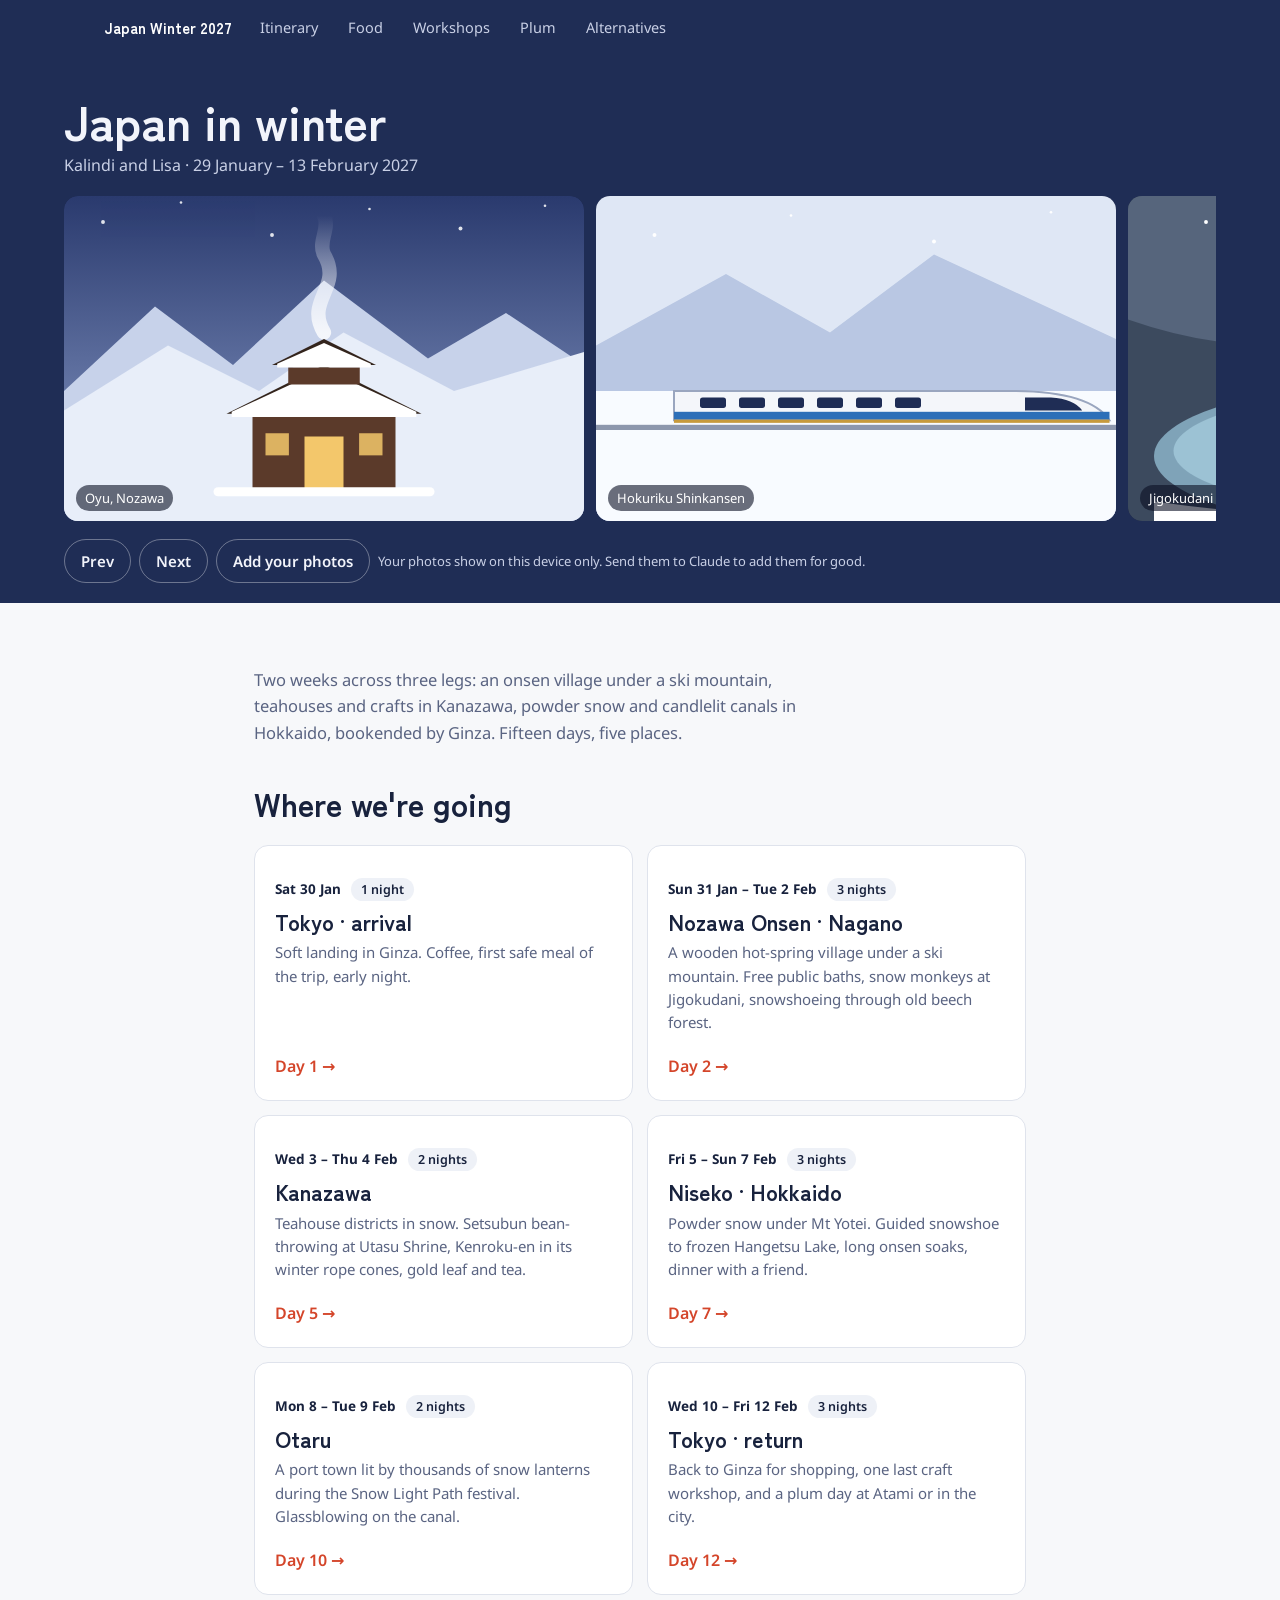
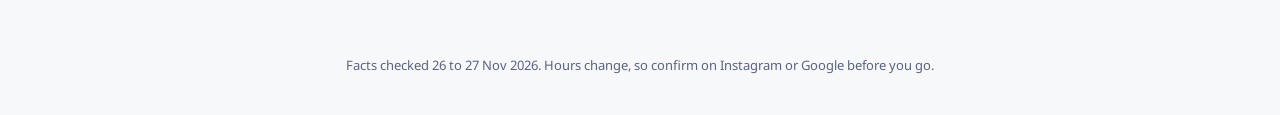
<file: index.html>
<!DOCTYPE html>
<html lang="en">
<head>
<meta charset="utf-8">
<meta name="viewport" content="width=device-width, initial-scale=1">
<title>Japan Winter 2027</title>
<link rel="preconnect" href="https://fonts.googleapis.com">
<link href="https://fonts.googleapis.com/css2?family=Zen+Kaku+Gothic+New:wght@500;700&family=Noto+Sans:wght@400;600&display=swap" rel="stylesheet">
<link rel="stylesheet" href="assets/style.css">
</head>
<body>
<div class="sitenav"><div class="wrap">
<a class="brand" href="./">Japan Winter 2027</a>
<ul>
<li><a class="link" href="itinerary.html">Itinerary</a></li>
<li><a class="link" href="food.html">Food</a></li>
<li><a class="link" href="workshops.html">Workshops</a></li>
<li><a class="link" href="plum.html">Plum</a></li>
<li><a class="link" href="possibilities.html">Alternatives</a></li>
</ul>
</div></div>
<header class="top">
<h1>Japan in winter</h1>
<p>Kalindi and Lisa · 29 January – 13 February 2027</p>
<div class="gal" id="gal" tabindex="0" aria-label="Photo gallery">
<figure><svg viewBox="0 0 800 500" role="img" aria-label="Oyu bathhouse in Nozawa in the snow">
<defs><linearGradient id="sk" x1="0" y1="0" x2="0" y2="1"><stop offset="0" stop-color="#2a3a6e"/><stop offset="1" stop-color="#8a9cc8"/></linearGradient>
<linearGradient id="st" x1="0" y1="1" x2="0" y2="0"><stop offset="0" stop-color="#fff" stop-opacity=".8"/><stop offset="1" stop-color="#fff" stop-opacity="0"/></linearGradient></defs>
<rect width="800" height="500" fill="url(#sk)"/>
<path d="M0 300 L140 170 L260 260 L400 130 L560 250 L680 180 L800 260 V500 H0Z" fill="#c7d2ea"/>
<path d="M0 330 L160 230 L300 300 L430 210 L600 300 L800 240 V500 H0Z" fill="#e8eef9"/>
<g transform="translate(250 220)">
<path d="M150 -10 C120 -60 180 -80 150 -130 C140 -150 160 -170 150 -190" stroke="url(#st)" stroke-width="22" fill="none" stroke-linecap="round"/>
<rect x="40" y="110" width="220" height="120" fill="#5b3a2a"/><rect x="40" y="110" width="220" height="10" fill="#3d261b"/>
<path d="M0 115 L150 40 L300 115Z" fill="#33241c"/><path d="M8 112 L150 46 L292 112 L292 120 L8 120Z" fill="#fff"/>
<path d="M70 40 L150 0 L230 40Z" fill="#33241c"/><path d="M78 38 L150 6 L222 38 L222 44 L78 44Z" fill="#fff"/>
<rect x="95" y="44" width="110" height="26" fill="#5b3a2a"/>
<rect x="120" y="150" width="60" height="80" fill="#f3c76b"/><rect x="60" y="145" width="36" height="34" fill="#f3c76b" opacity=".85"/><rect x="204" y="145" width="36" height="34" fill="#f3c76b" opacity=".85"/>
<rect x="-20" y="228" width="340" height="14" rx="7" fill="#fff"/></g>
<g class="snow" fill="#fff" opacity=".85"><circle cx="60" cy="40" r="3"/><circle cx="180" cy="10" r="2"/><circle cx="320" cy="60" r="3"/><circle cx="470" cy="20" r="2"/><circle cx="610" cy="50" r="3"/><circle cx="740" cy="15" r="2"/></g>
</svg><figcaption>Oyu, Nozawa</figcaption></figure>
<figure><svg viewBox="0 0 800 500" role="img" aria-label="Shinkansen crossing snowy fields">
<rect width="800" height="500" fill="#dfe7f5"/><path d="M0 230 L200 120 L360 210 L520 90 L800 220 V500 H0Z" fill="#b9c7e3"/>
<rect y="300" width="800" height="200" fill="#f8fbff"/><rect y="352" width="800" height="8" fill="#8d97ad"/>
<path d="M120 300 H640 Q760 300 790 345 H120Z" fill="#f4f6fa" stroke="#9aa6bf" stroke-width="3"/>
<rect x="120" y="332" width="670" height="12" fill="#2d6fb8"/><rect x="120" y="344" width="670" height="5" fill="#c79a3c"/>
<g fill="#1f2d55"><rect x="160" y="310" width="40" height="16" rx="4"/><rect x="220" y="310" width="40" height="16" rx="4"/><rect x="280" y="310" width="40" height="16" rx="4"/><rect x="340" y="310" width="40" height="16" rx="4"/><rect x="400" y="310" width="40" height="16" rx="4"/><rect x="460" y="310" width="40" height="16" rx="4"/><path d="M660 310 H700 Q735 312 748 330 H660Z"/></g>
<g class="snow" fill="#fff"><circle cx="90" cy="60" r="3"/><circle cx="300" cy="30" r="2"/><circle cx="520" cy="70" r="3"/><circle cx="700" cy="25" r="2"/></g>
</svg><figcaption>Hokuriku Shinkansen</figcaption></figure>
<figure><svg viewBox="0 0 800 500" role="img" aria-label="Snow monkey soaking in a steaming pool">
<rect width="800" height="500" fill="#3c4a5e"/><path d="M0 0 H800 V200 Q600 160 400 210 T0 190Z" fill="#56657c"/>
<ellipse cx="400" cy="400" rx="360" ry="110" fill="#7fa3b8"/><ellipse cx="400" cy="392" rx="330" ry="90" fill="#9cc2d4"/>
<path d="M260 320 C240 260 290 240 270 190 M520 330 C500 270 560 250 530 190" stroke="#fff" stroke-opacity=".35" stroke-width="26" fill="none" stroke-linecap="round"/>
<ellipse cx="400" cy="370" rx="95" ry="45" fill="#8a6b55"/>
<circle cx="400" cy="300" r="62" fill="#9a7a62"/><ellipse cx="400" cy="244" rx="74" ry="26" fill="#fff"/>
<ellipse cx="400" cy="312" rx="38" ry="34" fill="#e7a99a"/><circle cx="386" cy="304" r="5" fill="#2b1d16"/><circle cx="414" cy="304" r="5" fill="#2b1d16"/>
<path d="M392 326 Q400 331 408 326" stroke="#2b1d16" stroke-width="3" fill="none" stroke-linecap="round"/>
<circle cx="338" cy="300" r="12" fill="#e7a99a"/><circle cx="462" cy="300" r="12" fill="#e7a99a"/>
<path d="M40 470 Q400 520 760 470 V500 H40Z" fill="#fff"/>
<g class="snow" fill="#fff"><circle cx="120" cy="40" r="3"/><circle cx="340" cy="20" r="2"/><circle cx="580" cy="50" r="3"/><circle cx="720" cy="30" r="2"/></g>
</svg><figcaption>Jigokudani snow monkeys</figcaption></figure>
<figure><svg viewBox="0 0 800 500" role="img" aria-label="Ginza street at dusk">
<rect width="800" height="500" fill="#2b2f5a"/><rect y="300" width="800" height="200" fill="#1b1f3d"/>
<g fill="#3b4178"><rect x="20" y="120" width="140" height="200"/><rect x="180" y="60" width="120" height="260"/><rect x="320" y="140" width="150" height="180"/><rect x="490" y="80" width="130" height="240"/><rect x="640" y="130" width="140" height="190"/></g>
<g fill="#f3c76b"><rect x="40" y="150" width="20" height="14"/><rect x="80" y="190" width="20" height="14"/><rect x="200" y="100" width="20" height="14"/><rect x="250" y="160" width="20" height="14"/><rect x="350" y="180" width="20" height="14"/><rect x="420" y="220" width="20" height="14"/><rect x="510" y="120" width="20" height="14"/><rect x="570" y="200" width="20" height="14"/><rect x="670" y="170" width="20" height="14"/><rect x="720" y="230" width="20" height="14"/></g>
<rect x="244" y="30" width="12" height="40" fill="#d4452a"/><circle cx="250" cy="30" r="14" fill="#f3c76b"/>
<path d="M0 420 H800" stroke="#f3c76b" stroke-width="3" stroke-dasharray="30 24"/>
</svg><figcaption>Ginza at dusk</figcaption></figure>
<figure><svg viewBox="0 0 800 500" role="img" aria-label="Kanazawa teahouse lane in snow">
<rect width="800" height="500" fill="#e9edf5"/><rect y="390" width="800" height="110" fill="#fbfcff"/>
<g fill="#6b3b26"><rect x="0" y="170" width="250" height="220"/><rect x="550" y="170" width="250" height="220"/><rect x="290" y="210" width="220" height="180"/></g>
<g fill="#4a2818"><path d="M-10 175 L130 120 L260 175Z"/><path d="M540 175 L670 120 L810 175Z"/><path d="M280 215 L400 165 L520 215Z"/></g>
<g fill="#fff"><path d="M-10 172 L130 117 L260 172 L260 180 L-10 180Z"/><path d="M540 172 L670 117 L810 172 L810 180 L540 180Z"/><path d="M280 212 L400 162 L520 212 L520 220 L280 220Z"/></g>
<g stroke="#3a1f12" stroke-width="5"><path d="M20 220 V380 M40 220 V380 M60 220 V380 M80 220 V380 M100 220 V380 M120 220 V380 M140 220 V380 M160 220 V380 M180 220 V380 M200 220 V380 M220 220 V380"/><path d="M580 220 V380 M600 220 V380 M620 220 V380 M640 220 V380 M660 220 V380 M680 220 V380 M700 220 V380 M720 220 V380 M740 220 V380 M760 220 V380"/></g>
<g fill="#f3c76b"><rect x="370" y="270" width="60" height="120"/><ellipse cx="270" cy="250" rx="14" ry="20"/><ellipse cx="530" cy="250" rx="14" ry="20"/></g>
<g class="snow" fill="#9fb0d4"><circle cx="100" cy="40" r="3"/><circle cx="300" cy="20" r="2"/><circle cx="500" cy="60" r="3"/><circle cx="700" cy="30" r="2"/></g>
</svg><figcaption>Higashi Chaya, Kanazawa</figcaption></figure>
<figure><svg viewBox="0 0 800 500" role="img" aria-label="Mount Yotei above a frozen lake">
<rect width="800" height="500" fill="#bfd3ef"/><path d="M160 330 L400 90 L640 330Z" fill="#7d8fb4"/><path d="M330 160 L400 90 L470 160 L440 175 L400 150 L360 178Z" fill="#fff"/>
<path d="M0 340 Q200 300 400 330 T800 320 V500 H0Z" fill="#f3f7fd"/><ellipse cx="400" cy="400" rx="230" ry="42" fill="#dbe6f4"/>
<g fill="#2f4a3c"><path d="M60 340 L80 280 L100 340Z"/><path d="M100 345 L125 270 L150 345Z"/><path d="M660 338 L685 268 L710 338Z"/><path d="M710 342 L732 285 L754 342Z"/></g>
<g fill="#a9b8cf"><ellipse cx="150" cy="470" rx="10" ry="5"/><ellipse cx="190" cy="455" rx="10" ry="5"/><ellipse cx="230" cy="465" rx="10" ry="5"/><ellipse cx="270" cy="450" rx="10" ry="5"/><ellipse cx="310" cy="458" rx="10" ry="5"/></g>
<g class="snow" fill="#fff"><circle cx="80" cy="50" r="3"/><circle cx="260" cy="30" r="2"/><circle cx="560" cy="40" r="3"/><circle cx="730" cy="70" r="2"/></g>
</svg><figcaption>Mt Yotei, Niseko</figcaption></figure>
<figure><svg viewBox="0 0 800 500" role="img" aria-label="Otaru canal with snow lanterns at night">
<rect width="800" height="500" fill="#1a2244"/><g fill="#3b3550"><rect x="40" y="150" width="200" height="150"/><rect x="260" y="130" width="220" height="170"/><rect x="500" y="160" width="260" height="140"/></g>
<g fill="#2a2540"><path d="M30 155 L140 110 L250 155Z"/><path d="M250 135 L370 90 L490 135Z"/><path d="M490 165 L630 120 L770 165Z"/></g>
<g fill="#f3c76b" opacity=".9"><rect x="80" y="200" width="22" height="30"/><rect x="170" y="200" width="22" height="30"/><rect x="320" y="190" width="22" height="30"/><rect x="420" y="190" width="22" height="30"/><rect x="560" y="210" width="22" height="30"/><rect x="680" y="210" width="22" height="30"/></g>
<rect y="300" width="800" height="40" fill="#f3f6fc"/><rect y="340" width="800" height="160" fill="#243565"/>
<g fill="#fff"><path d="M60 300 Q75 270 90 300Z"/><path d="M180 300 Q195 270 210 300Z"/><path d="M300 300 Q315 270 330 300Z"/><path d="M420 300 Q435 270 450 300Z"/><path d="M540 300 Q555 270 570 300Z"/><path d="M660 300 Q675 270 690 300Z"/></g>
<g fill="#ffd27a"><circle cx="75" cy="292" r="5"/><circle cx="195" cy="292" r="5"/><circle cx="315" cy="292" r="5"/><circle cx="435" cy="292" r="5"/><circle cx="555" cy="292" r="5"/><circle cx="675" cy="292" r="5"/><circle cx="150" cy="390" r="6"/><circle cx="290" cy="420" r="6"/><circle cx="450" cy="380" r="6"/><circle cx="600" cy="430" r="6"/><circle cx="720" cy="395" r="6"/></g>
<g fill="#ffd27a" opacity=".25"><circle cx="150" cy="390" r="16"/><circle cx="290" cy="420" r="16"/><circle cx="450" cy="380" r="16"/><circle cx="600" cy="430" r="16"/><circle cx="720" cy="395" r="16"/></g>
<g class="snow" fill="#fff" opacity=".8"><circle cx="100" cy="40" r="3"/><circle cx="340" cy="20" r="2"/><circle cx="560" cy="50" r="3"/><circle cx="740" cy="25" r="2"/></g>
</svg><figcaption>Snow Light Path, Otaru</figcaption></figure>
</div>
<div class="galbar">
<button class="btn" type="button" id="prev" aria-label="Previous photo">Prev</button>
<button class="btn" type="button" id="next" aria-label="Next photo">Next</button>
<label class="btn" for="up">Add your photos</label><input id="up" type="file" accept="image/*" multiple hidden>
<small>Your photos show on this device only. Send them to Claude to add them for good.</small>
</div>
</header>

<main>
<p class="trip-intro">Two weeks across three legs: an onsen village under a ski mountain, teahouses and crafts in Kanazawa, powder snow and candlelit canals in Hokkaido, bookended by Ginza. Fifteen days, five places.</p>

<section class="section">
<h2>Where we're going</h2>
<ol class="placegrid">

<li class="placecard">
<p class="hop"><strong>Sat 30 Jan</strong> <span class="nights">1 night</span></p>
<h3>Tokyo · arrival</h3>
<p class="feel">Soft landing in Ginza. Coffee, first safe meal of the trip, early night.</p>
<a class="go" href="itinerary.html#day-1">Day 1 →</a>
</li>

<li class="placecard">
<p class="hop"><strong>Sun 31 Jan – Tue 2 Feb</strong> <span class="nights">3 nights</span></p>
<h3>Nozawa Onsen · Nagano</h3>
<p class="feel">A wooden hot-spring village under a ski mountain. Free public baths, snow monkeys at Jigokudani, snowshoeing through old beech forest.</p>
<a class="go" href="itinerary.html#day-2">Day 2 →</a>
</li>

<li class="placecard">
<p class="hop"><strong>Wed 3 – Thu 4 Feb</strong> <span class="nights">2 nights</span></p>
<h3>Kanazawa</h3>
<p class="feel">Teahouse districts in snow. Setsubun bean-throwing at Utasu Shrine, Kenroku-en in its winter rope cones, gold leaf and tea.</p>
<a class="go" href="itinerary.html#day-5">Day 5 →</a>
</li>

<li class="placecard">
<p class="hop"><strong>Fri 5 – Sun 7 Feb</strong> <span class="nights">3 nights</span></p>
<h3>Niseko · Hokkaido</h3>
<p class="feel">Powder snow under Mt Yotei. Guided snowshoe to frozen Hangetsu Lake, long onsen soaks, dinner with a friend.</p>
<a class="go" href="itinerary.html#day-7">Day 7 →</a>
</li>

<li class="placecard">
<p class="hop"><strong>Mon 8 – Tue 9 Feb</strong> <span class="nights">2 nights</span></p>
<h3>Otaru</h3>
<p class="feel">A port town lit by thousands of snow lanterns during the Snow Light Path festival. Glassblowing on the canal.</p>
<a class="go" href="itinerary.html#day-10">Day 10 →</a>
</li>

<li class="placecard">
<p class="hop"><strong>Wed 10 – Fri 12 Feb</strong> <span class="nights">3 nights</span></p>
<h3>Tokyo · return</h3>
<p class="feel">Back to Ginza for shopping, one last craft workshop, and a plum day at Atami or in the city.</p>
<a class="go" href="itinerary.html#day-12">Day 12 →</a>
</li>

</ol>
</section>

</main>
<footer>Facts checked 26 to 27 Nov 2026. Hours change, so confirm on Instagram or Google before you go.</footer>
<script>
{
const gal=document.getElementById("gal");
const step=dir=>{const f=gal.querySelector("figure");gal.scrollBy({left:dir*(f?f.offsetWidth+12:300),behavior:"smooth"})};
document.getElementById("prev").addEventListener("click",()=>step(-1));
document.getElementById("next").addEventListener("click",()=>step(1));
gal.addEventListener("keydown",e=>{if(e.key==="ArrowRight")step(1);if(e.key==="ArrowLeft")step(-1)});
document.getElementById("up").addEventListener("change",e=>{for(const f of e.target.files){const fig=document.createElement("figure");const img=document.createElement("img");img.src=URL.createObjectURL(f);img.alt="Your photo";const cap=document.createElement("figcaption");cap.textContent=f.name;fig.append(img,cap);gal.prepend(fig)}gal.scrollTo({left:0,behavior:"smooth"})});
}
</script>
</body>
</html>
</file>
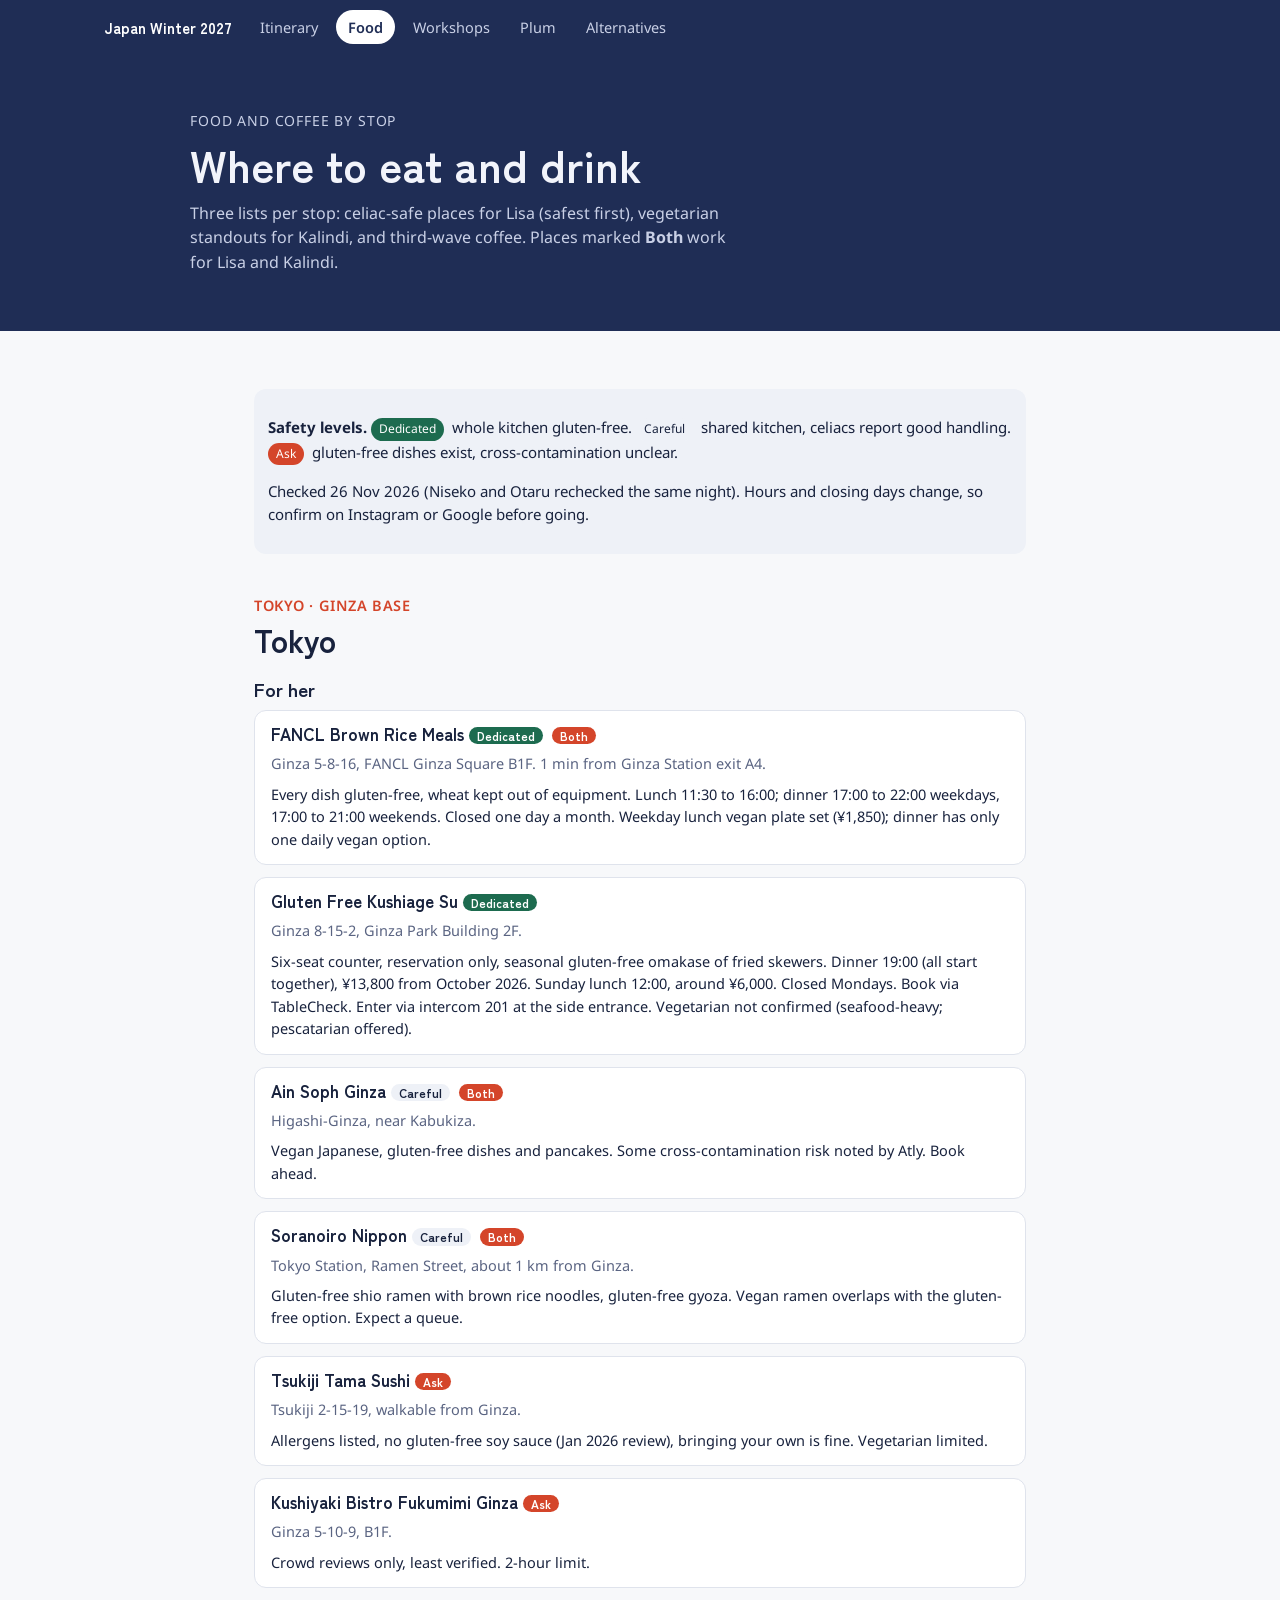
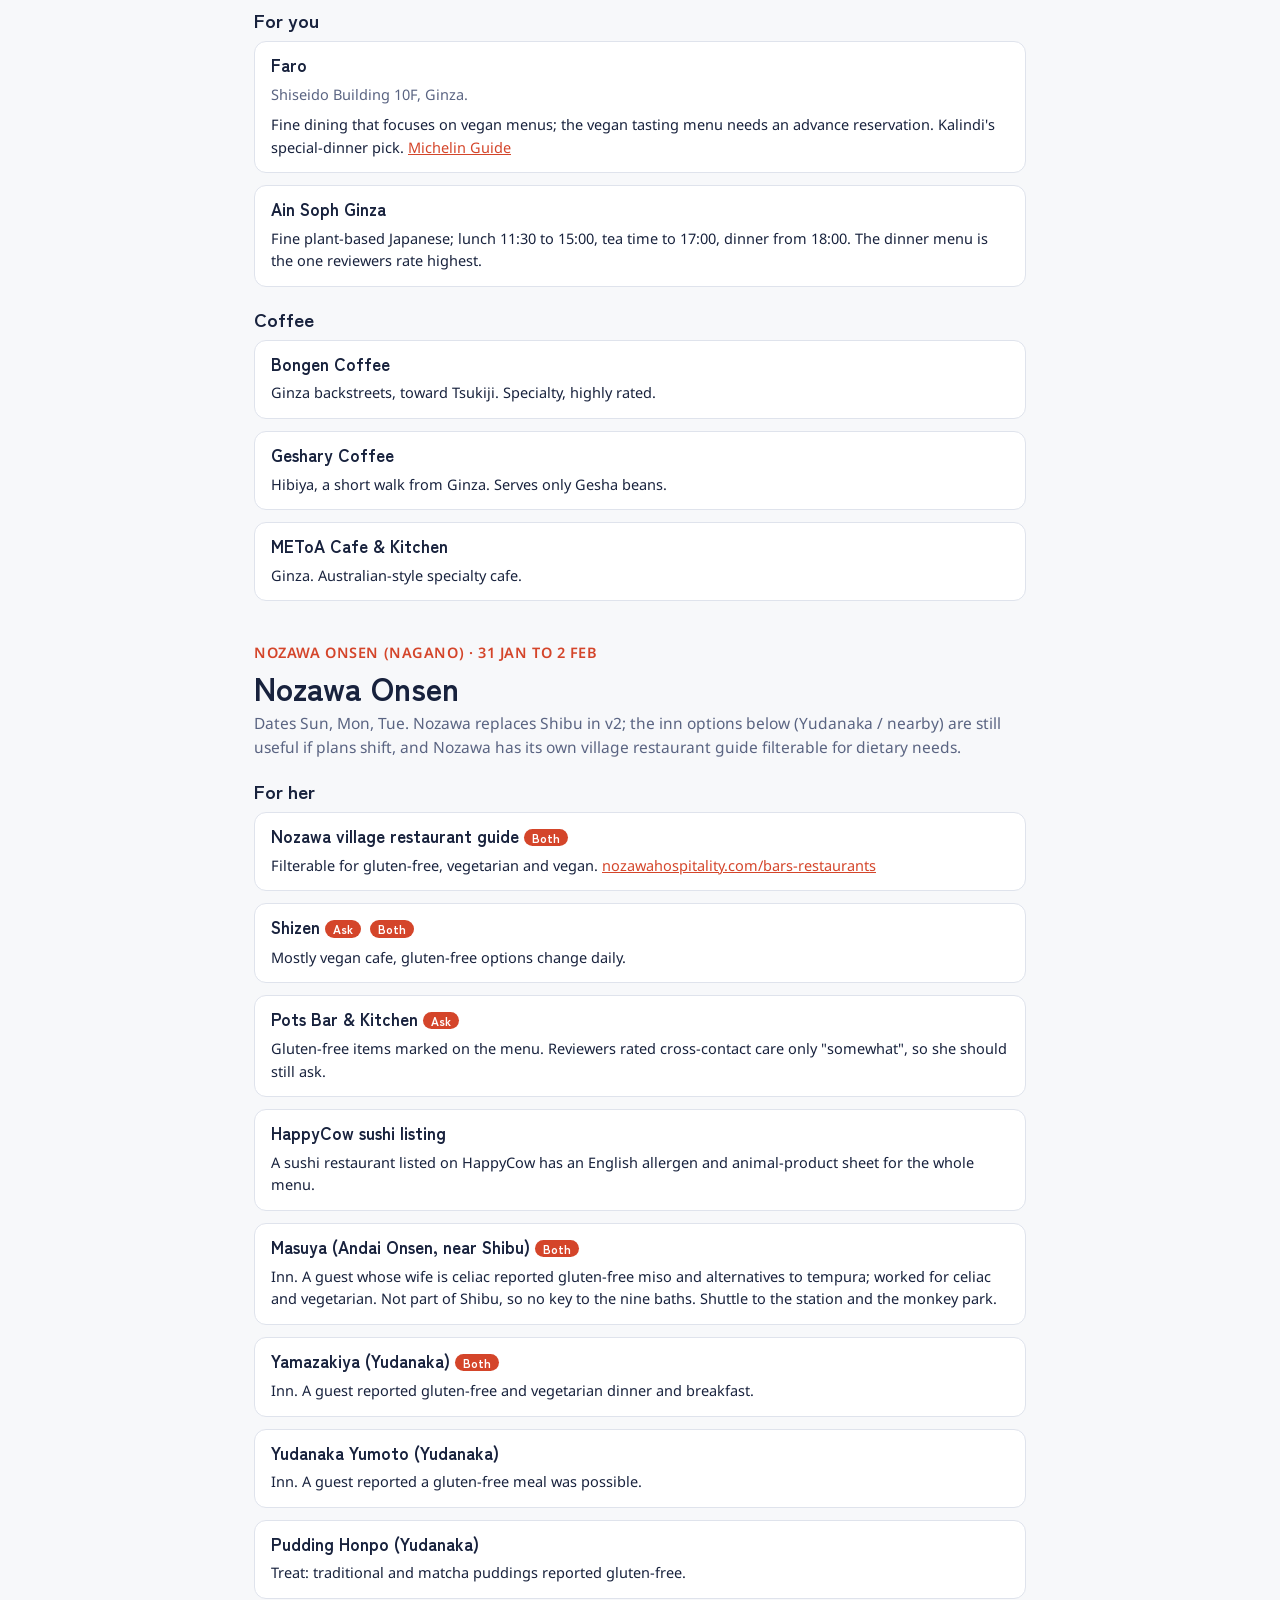
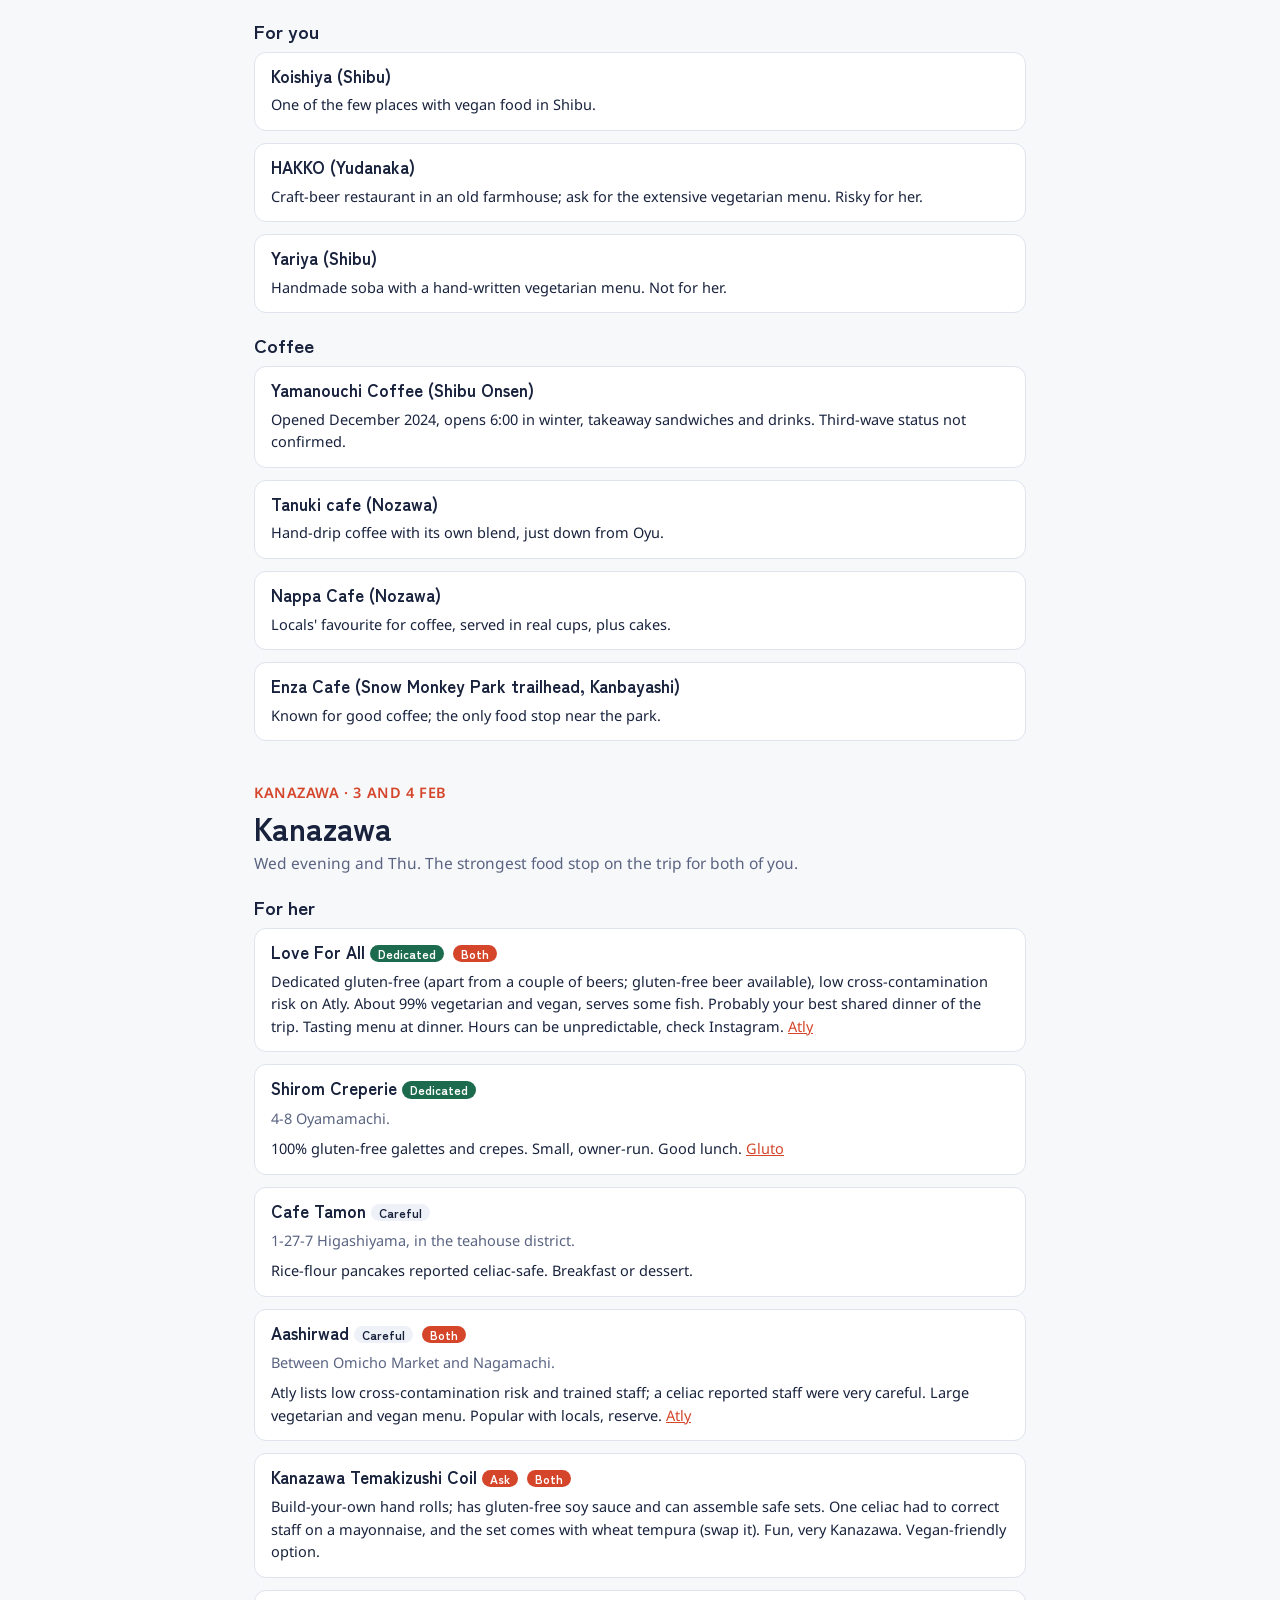
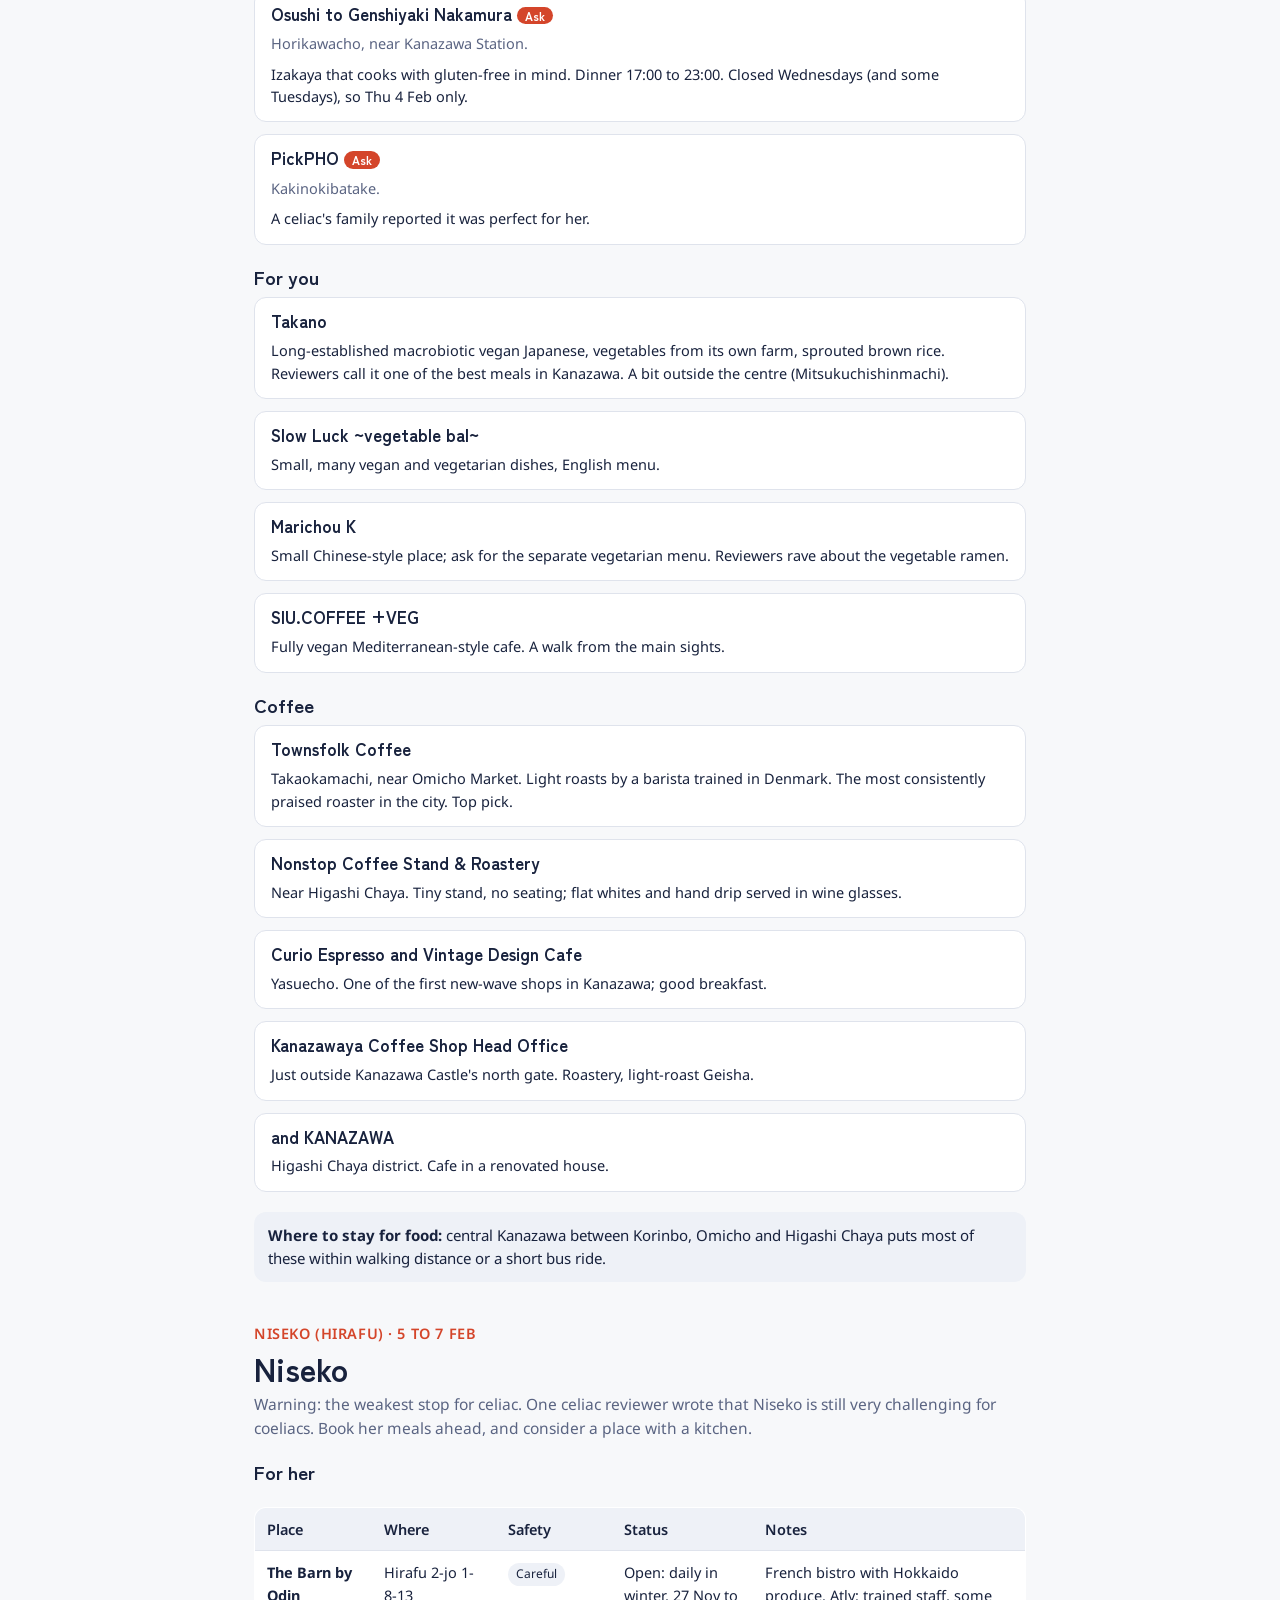
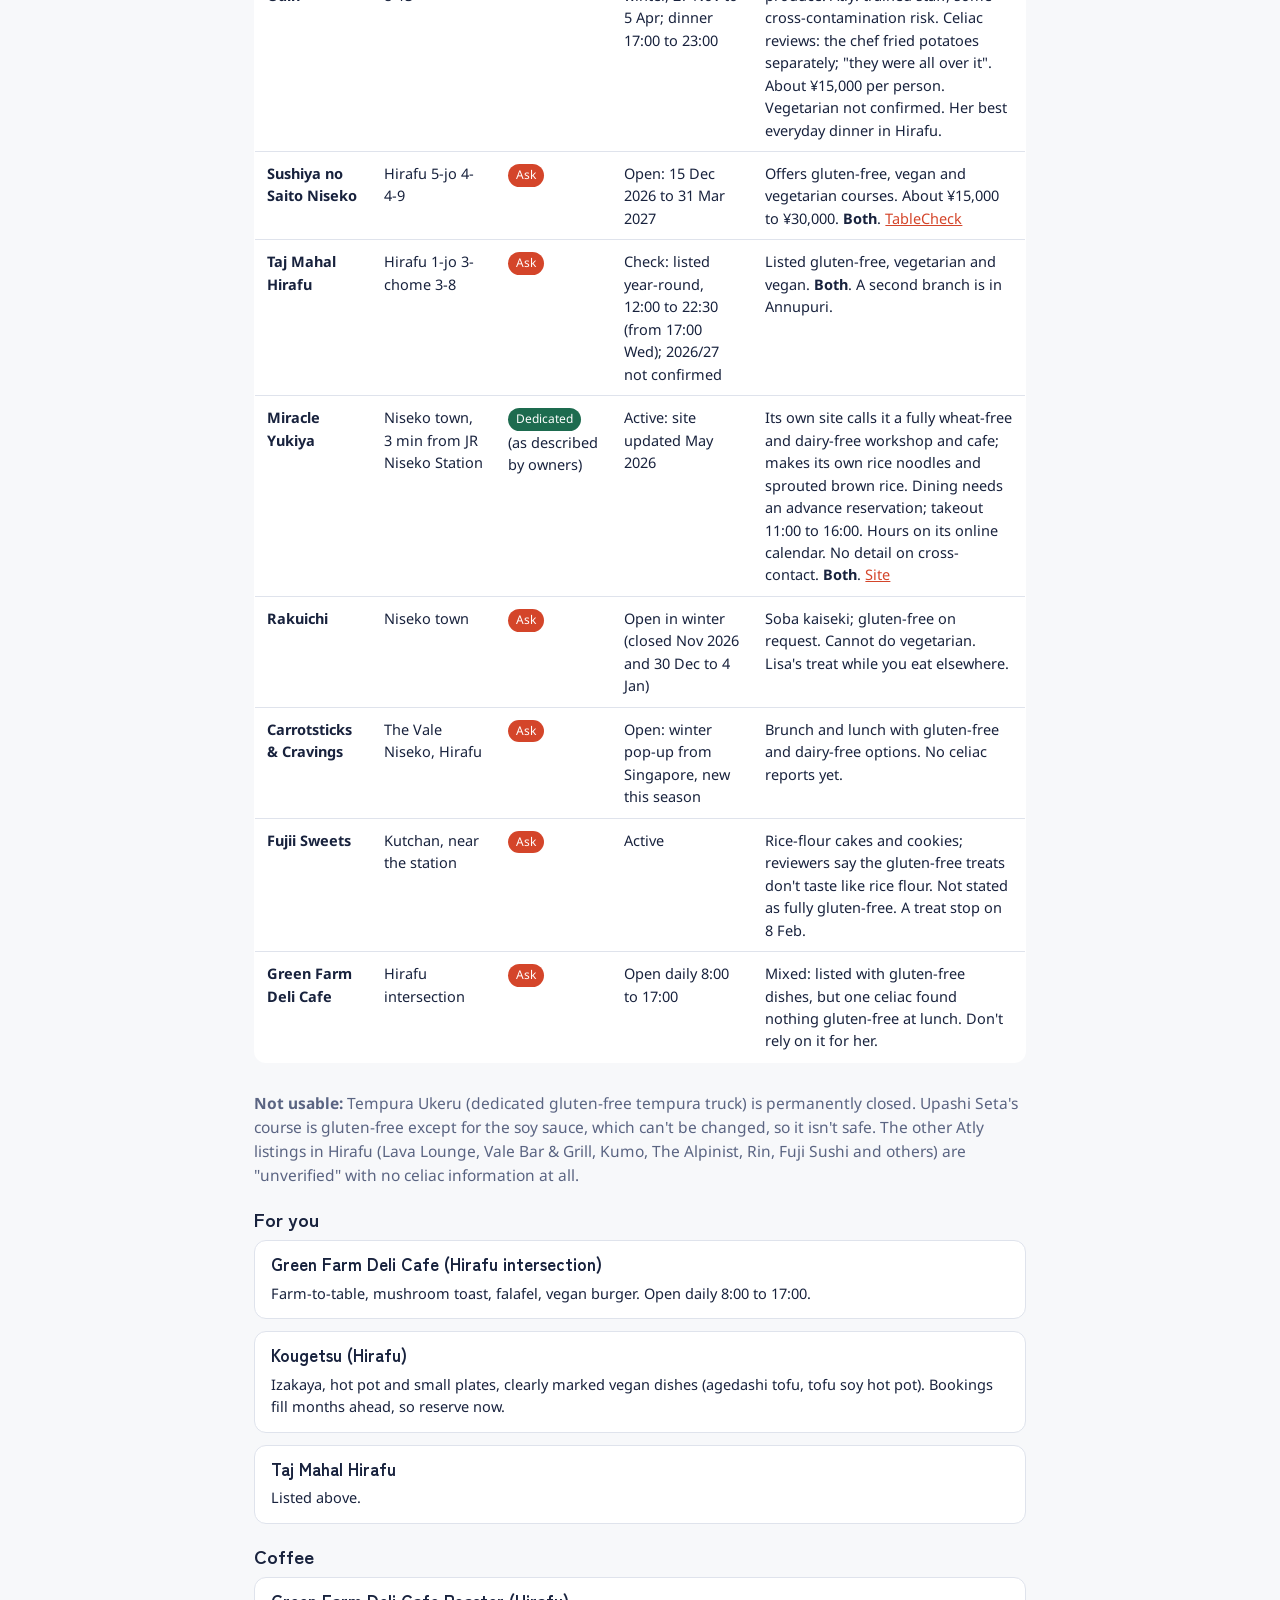
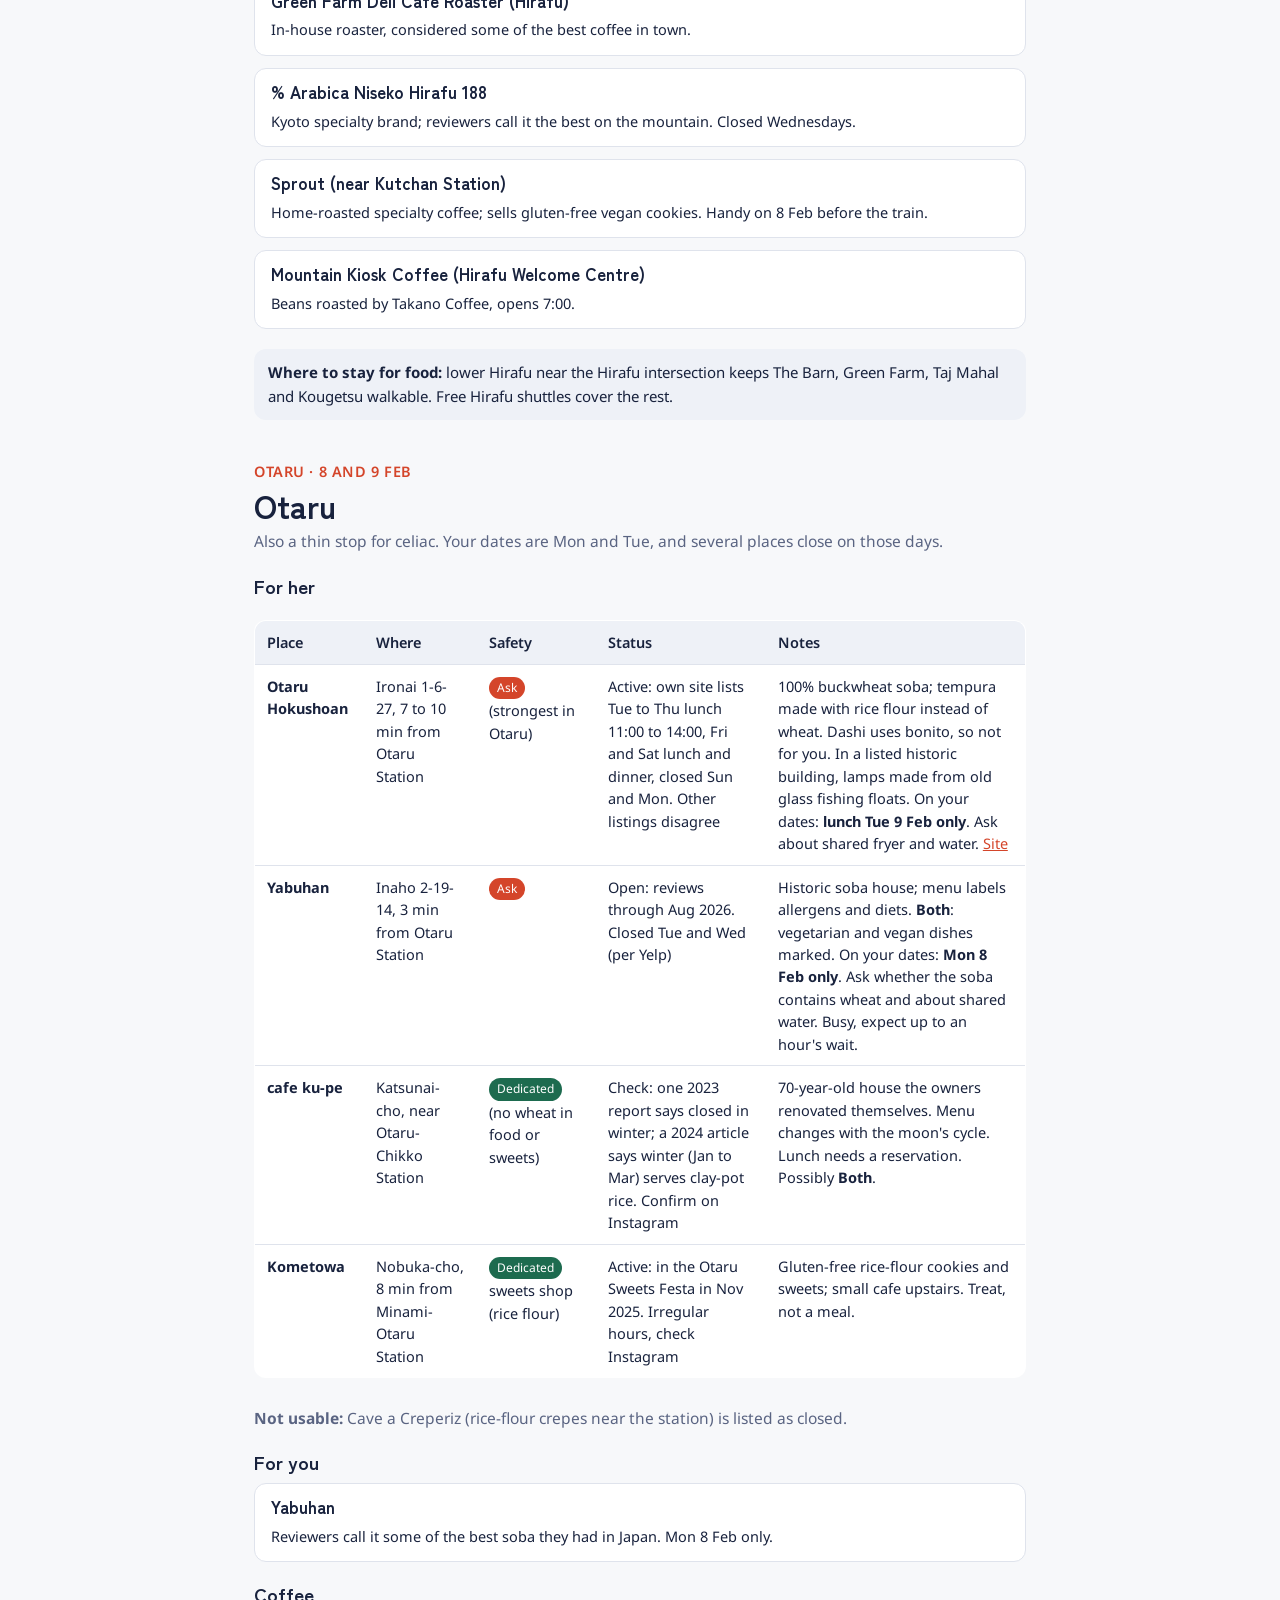
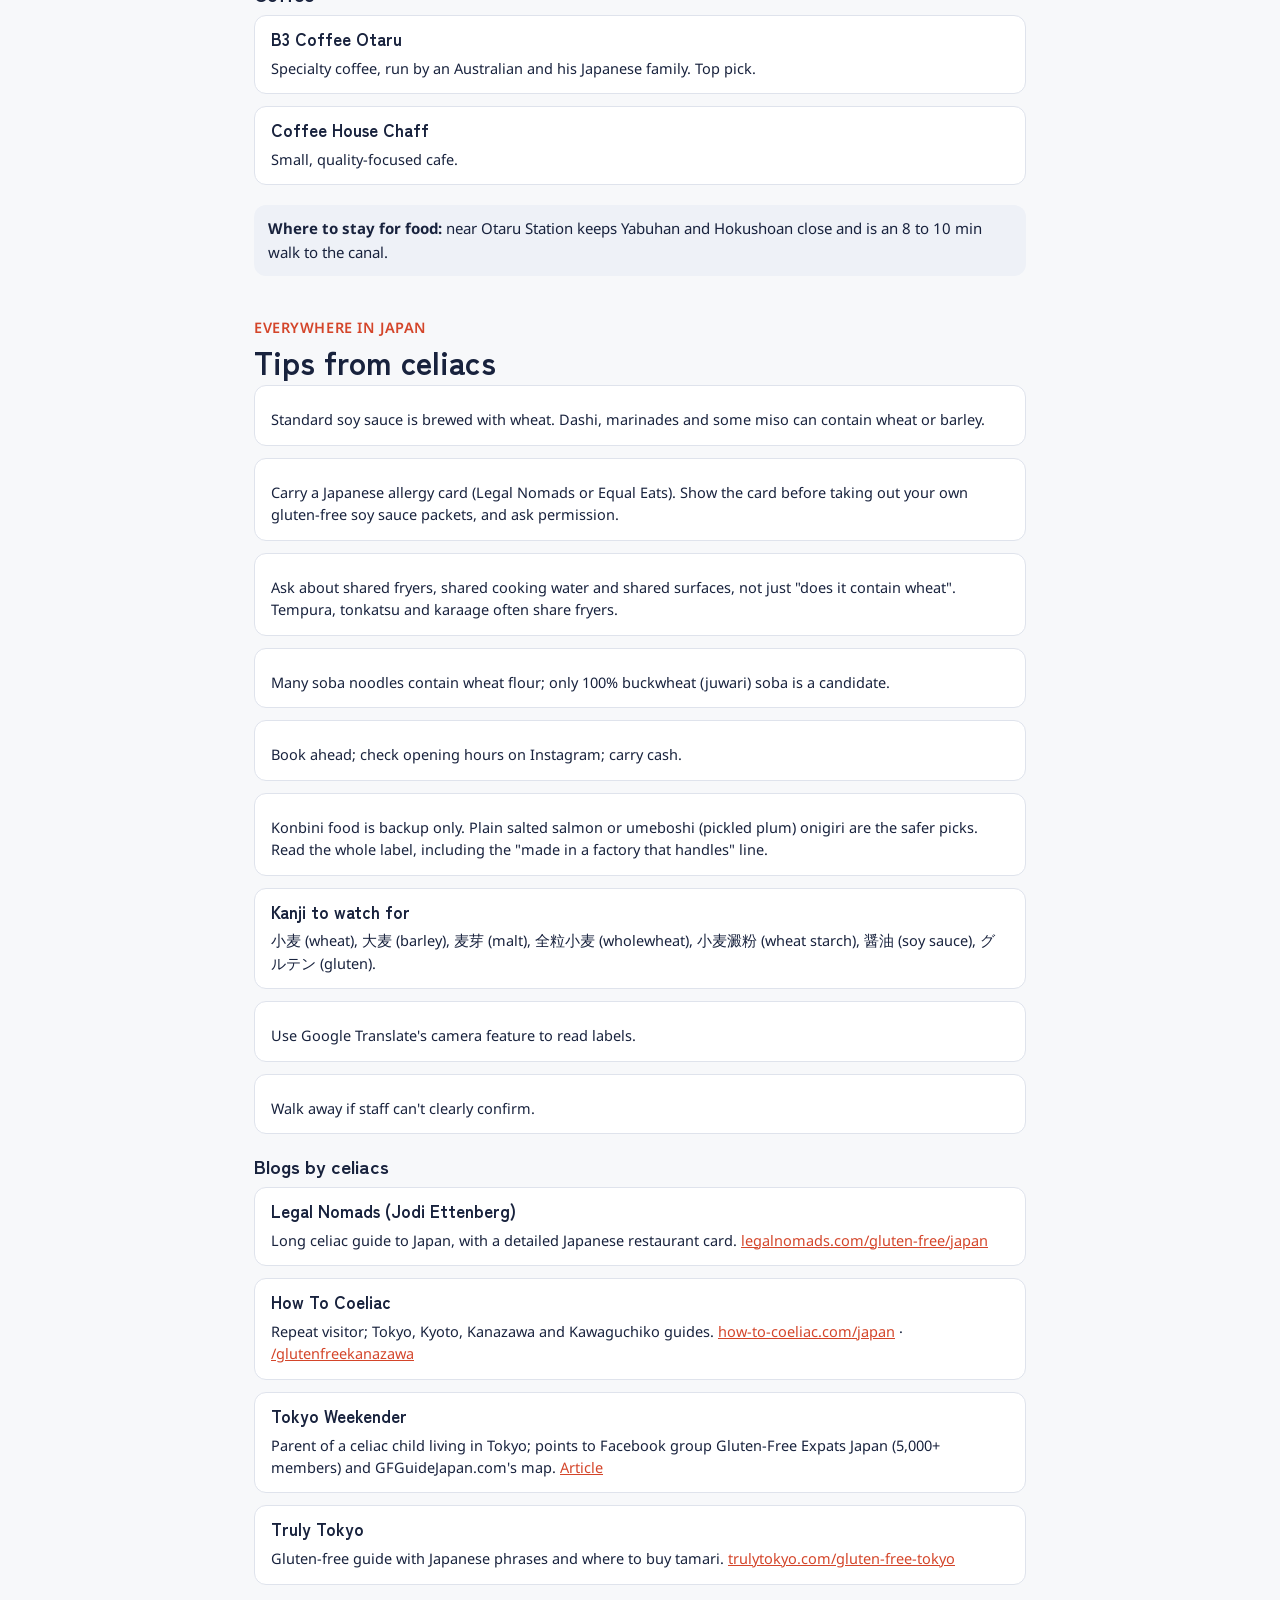
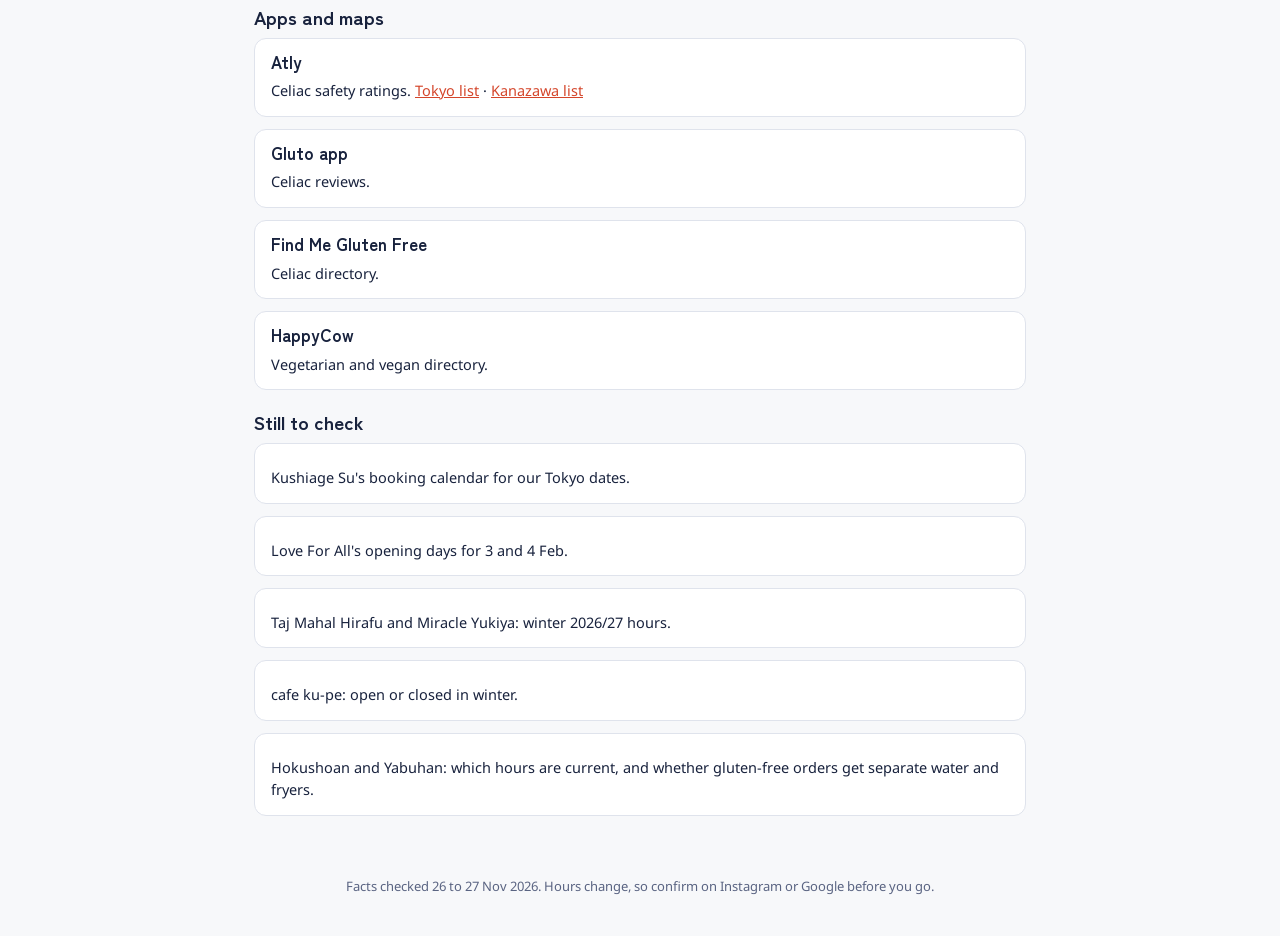
<file: food.html>
<!DOCTYPE html>
<html lang="en">
<head>
<meta charset="utf-8">
<meta name="viewport" content="width=device-width, initial-scale=1">
<title>Food · Japan Winter 2027</title>
<link rel="preconnect" href="https://fonts.googleapis.com">
<link href="https://fonts.googleapis.com/css2?family=Zen+Kaku+Gothic+New:wght@500;700&family=Noto+Sans:wght@400;600&display=swap" rel="stylesheet">
<link rel="stylesheet" href="assets/style.css">
</head>
<body>
<div class="sitenav"><div class="wrap">
<a class="brand" href="./">Japan Winter 2027</a>
<ul>
<li><a class="link" href="itinerary.html">Itinerary</a></li>
<li><a class="link active" href="food.html">Food</a></li>
<li><a class="link" href="workshops.html">Workshops</a></li>
<li><a class="link" href="plum.html">Plum</a></li>
<li><a class="link" href="possibilities.html">Alternatives</a></li>
</ul>
</div></div>

<header class="topichero"><div class="wrap">
<p class="kicker">Food and coffee by stop</p>
<h1>Where to eat and drink</h1>
<p class="lede">Three lists per stop: celiac-safe places for Lisa (safest first), vegetarian standouts for Kalindi, and third-wave coffee. Places marked <strong>Both</strong> work for Lisa and Kalindi.</p>
</div></header>

<main>

<div class="note">
<p><strong>Safety levels.</strong> <span class="pill ok">Dedicated</span> whole kitchen gluten-free. <span class="pill">Careful</span> shared kitchen, celiacs report good handling. <span class="pill warn">Ask</span> gluten-free dishes exist, cross-contamination unclear.</p>
<p style="margin-top:8px">Checked 26 Nov 2026 (Niseko and Otaru rechecked the same night). Hours and closing days change, so confirm on Instagram or Google before going.</p>
</div>

<section class="section" id="tokyo">
<p class="where">Tokyo · Ginza base</p>
<h2>Tokyo</h2>

<h3>For her</h3>
<ul class="cards">
<li class="card">
<h4>FANCL Brown Rice Meals <span class="pill ok">Dedicated</span> <span class="pill warn">Both</span></h4>
<p class="soft">Ginza 5-8-16, FANCL Ginza Square B1F. 1 min from Ginza Station exit A4.</p>
<p>Every dish gluten-free, wheat kept out of equipment. Lunch 11:30 to 16:00; dinner 17:00 to 22:00 weekdays, 17:00 to 21:00 weekends. Closed one day a month. Weekday lunch vegan plate set (¥1,850); dinner has only one daily vegan option.</p>
</li>
<li class="card">
<h4>Gluten Free Kushiage Su <span class="pill ok">Dedicated</span></h4>
<p class="soft">Ginza 8-15-2, Ginza Park Building 2F.</p>
<p>Six-seat counter, reservation only, seasonal gluten-free omakase of fried skewers. Dinner 19:00 (all start together), ¥13,800 from October 2026. Sunday lunch 12:00, around ¥6,000. Closed Mondays. Book via TableCheck. Enter via intercom 201 at the side entrance. Vegetarian not confirmed (seafood-heavy; pescatarian offered).</p>
</li>
<li class="card">
<h4>Ain Soph Ginza <span class="pill">Careful</span> <span class="pill warn">Both</span></h4>
<p class="soft">Higashi-Ginza, near Kabukiza.</p>
<p>Vegan Japanese, gluten-free dishes and pancakes. Some cross-contamination risk noted by Atly. Book ahead.</p>
</li>
<li class="card">
<h4>Soranoiro Nippon <span class="pill">Careful</span> <span class="pill warn">Both</span></h4>
<p class="soft">Tokyo Station, Ramen Street, about 1 km from Ginza.</p>
<p>Gluten-free shio ramen with brown rice noodles, gluten-free gyoza. Vegan ramen overlaps with the gluten-free option. Expect a queue.</p>
</li>
<li class="card">
<h4>Tsukiji Tama Sushi <span class="pill warn">Ask</span></h4>
<p class="soft">Tsukiji 2-15-19, walkable from Ginza.</p>
<p>Allergens listed, no gluten-free soy sauce (Jan 2026 review), bringing your own is fine. Vegetarian limited.</p>
</li>
<li class="card">
<h4>Kushiyaki Bistro Fukumimi Ginza <span class="pill warn">Ask</span></h4>
<p class="soft">Ginza 5-10-9, B1F.</p>
<p>Crowd reviews only, least verified. 2-hour limit.</p>
</li>
</ul>

<h3>For you</h3>
<ul class="cards">
<li class="card">
<h4>Faro</h4>
<p class="soft">Shiseido Building 10F, Ginza.</p>
<p>Fine dining that focuses on vegan menus; the vegan tasting menu needs an advance reservation. Kalindi's special-dinner pick. <a href="https://guide.michelin.com/rs/en/tokyo-region/tokyo/restaurant/faro-1194154" target="_blank" rel="noopener">Michelin Guide</a></p>
</li>
<li class="card">
<h4>Ain Soph Ginza</h4>
<p>Fine plant-based Japanese; lunch 11:30 to 15:00, tea time to 17:00, dinner from 18:00. The dinner menu is the one reviewers rate highest.</p>
</li>
</ul>

<h3>Coffee</h3>
<ul class="cards">
<li class="card"><h4>Bongen Coffee</h4><p>Ginza backstreets, toward Tsukiji. Specialty, highly rated.</p></li>
<li class="card"><h4>Geshary Coffee</h4><p>Hibiya, a short walk from Ginza. Serves only Gesha beans.</p></li>
<li class="card"><h4>METoA Cafe & Kitchen</h4><p>Ginza. Australian-style specialty cafe.</p></li>
</ul>
</section>

<section class="section" id="nozawa">
<p class="where">Nozawa Onsen (Nagano) · 31 Jan to 2 Feb</p>
<h2>Nozawa Onsen</h2>
<p class="sub">Dates Sun, Mon, Tue. Nozawa replaces Shibu in v2; the inn options below (Yudanaka / nearby) are still useful if plans shift, and Nozawa has its own village restaurant guide filterable for dietary needs.</p>

<h3>For her</h3>
<ul class="cards">
<li class="card">
<h4>Nozawa village restaurant guide <span class="pill warn">Both</span></h4>
<p>Filterable for gluten-free, vegetarian and vegan. <a href="https://nozawahospitality.com/bars-restaurants" target="_blank" rel="noopener">nozawahospitality.com/bars-restaurants</a></p>
</li>
<li class="card">
<h4>Shizen <span class="pill warn">Ask</span> <span class="pill warn">Both</span></h4>
<p>Mostly vegan cafe, gluten-free options change daily.</p>
</li>
<li class="card">
<h4>Pots Bar & Kitchen <span class="pill warn">Ask</span></h4>
<p>Gluten-free items marked on the menu. Reviewers rated cross-contact care only "somewhat", so she should still ask.</p>
</li>
<li class="card">
<h4>HappyCow sushi listing</h4>
<p>A sushi restaurant listed on HappyCow has an English allergen and animal-product sheet for the whole menu.</p>
</li>
<li class="card">
<h4>Masuya (Andai Onsen, near Shibu) <span class="pill warn">Both</span></h4>
<p>Inn. A guest whose wife is celiac reported gluten-free miso and alternatives to tempura; worked for celiac and vegetarian. Not part of Shibu, so no key to the nine baths. Shuttle to the station and the monkey park.</p>
</li>
<li class="card">
<h4>Yamazakiya (Yudanaka) <span class="pill warn">Both</span></h4>
<p>Inn. A guest reported gluten-free and vegetarian dinner and breakfast.</p>
</li>
<li class="card">
<h4>Yudanaka Yumoto (Yudanaka)</h4>
<p>Inn. A guest reported a gluten-free meal was possible.</p>
</li>
<li class="card">
<h4>Pudding Honpo (Yudanaka)</h4>
<p>Treat: traditional and matcha puddings reported gluten-free.</p>
</li>
</ul>

<h3>For you</h3>
<ul class="cards">
<li class="card"><h4>Koishiya (Shibu)</h4><p>One of the few places with vegan food in Shibu.</p></li>
<li class="card"><h4>HAKKO (Yudanaka)</h4><p>Craft-beer restaurant in an old farmhouse; ask for the extensive vegetarian menu. Risky for her.</p></li>
<li class="card"><h4>Yariya (Shibu)</h4><p>Handmade soba with a hand-written vegetarian menu. Not for her.</p></li>
</ul>

<h3>Coffee</h3>
<ul class="cards">
<li class="card"><h4>Yamanouchi Coffee (Shibu Onsen)</h4><p>Opened December 2024, opens 6:00 in winter, takeaway sandwiches and drinks. Third-wave status not confirmed.</p></li>
<li class="card"><h4>Tanuki cafe (Nozawa)</h4><p>Hand-drip coffee with its own blend, just down from Oyu.</p></li>
<li class="card"><h4>Nappa Cafe (Nozawa)</h4><p>Locals' favourite for coffee, served in real cups, plus cakes.</p></li>
<li class="card"><h4>Enza Cafe (Snow Monkey Park trailhead, Kanbayashi)</h4><p>Known for good coffee; the only food stop near the park.</p></li>
</ul>
</section>

<section class="section" id="kanazawa">
<p class="where">Kanazawa · 3 and 4 Feb</p>
<h2>Kanazawa</h2>
<p class="sub">Wed evening and Thu. The strongest food stop on the trip for both of you.</p>

<h3>For her</h3>
<ul class="cards">
<li class="card">
<h4>Love For All <span class="pill ok">Dedicated</span> <span class="pill warn">Both</span></h4>
<p>Dedicated gluten-free (apart from a couple of beers; gluten-free beer available), low cross-contamination risk on Atly. About 99% vegetarian and vegan, serves some fish. Probably your best shared dinner of the trip. Tasting menu at dinner. Hours can be unpredictable, check Instagram. <a href="https://www.atly.com/gluten-free/location/LoveForAll" target="_blank" rel="noopener">Atly</a></p>
</li>
<li class="card">
<h4>Shirom Creperie <span class="pill ok">Dedicated</span></h4>
<p class="soft">4-8 Oyamamachi.</p>
<p>100% gluten-free galettes and crepes. Small, owner-run. Good lunch. <a href="https://www.glutoapp.com/en/place/37789/shirom-creperie" target="_blank" rel="noopener">Gluto</a></p>
</li>
<li class="card">
<h4>Cafe Tamon <span class="pill">Careful</span></h4>
<p class="soft">1-27-7 Higashiyama, in the teahouse district.</p>
<p>Rice-flour pancakes reported celiac-safe. Breakfast or dessert.</p>
</li>
<li class="card">
<h4>Aashirwad <span class="pill">Careful</span> <span class="pill warn">Both</span></h4>
<p class="soft">Between Omicho Market and Nagamachi.</p>
<p>Atly lists low cross-contamination risk and trained staff; a celiac reported staff were very careful. Large vegetarian and vegan menu. Popular with locals, reserve. <a href="https://www.atly.com/gluten-free/location/Aashirwad" target="_blank" rel="noopener">Atly</a></p>
</li>
<li class="card">
<h4>Kanazawa Temakizushi Coil <span class="pill warn">Ask</span> <span class="pill warn">Both</span></h4>
<p>Build-your-own hand rolls; has gluten-free soy sauce and can assemble safe sets. One celiac had to correct staff on a mayonnaise, and the set comes with wheat tempura (swap it). Fun, very Kanazawa. Vegan-friendly option.</p>
</li>
<li class="card">
<h4>Osushi to Genshiyaki Nakamura <span class="pill warn">Ask</span></h4>
<p class="soft">Horikawacho, near Kanazawa Station.</p>
<p>Izakaya that cooks with gluten-free in mind. Dinner 17:00 to 23:00. Closed Wednesdays (and some Tuesdays), so Thu 4 Feb only.</p>
</li>
<li class="card">
<h4>PickPHO <span class="pill warn">Ask</span></h4>
<p class="soft">Kakinokibatake.</p>
<p>A celiac's family reported it was perfect for her.</p>
</li>
</ul>

<h3>For you</h3>
<ul class="cards">
<li class="card"><h4>Takano</h4><p>Long-established macrobiotic vegan Japanese, vegetables from its own farm, sprouted brown rice. Reviewers call it one of the best meals in Kanazawa. A bit outside the centre (Mitsukuchishinmachi).</p></li>
<li class="card"><h4>Slow Luck ~vegetable bal~</h4><p>Small, many vegan and vegetarian dishes, English menu.</p></li>
<li class="card"><h4>Marichou K</h4><p>Small Chinese-style place; ask for the separate vegetarian menu. Reviewers rave about the vegetable ramen.</p></li>
<li class="card"><h4>SIU.COFFEE +VEG</h4><p>Fully vegan Mediterranean-style cafe. A walk from the main sights.</p></li>
</ul>

<h3>Coffee</h3>
<ul class="cards">
<li class="card"><h4>Townsfolk Coffee</h4><p>Takaokamachi, near Omicho Market. Light roasts by a barista trained in Denmark. The most consistently praised roaster in the city. Top pick.</p></li>
<li class="card"><h4>Nonstop Coffee Stand & Roastery</h4><p>Near Higashi Chaya. Tiny stand, no seating; flat whites and hand drip served in wine glasses.</p></li>
<li class="card"><h4>Curio Espresso and Vintage Design Cafe</h4><p>Yasuecho. One of the first new-wave shops in Kanazawa; good breakfast.</p></li>
<li class="card"><h4>Kanazawaya Coffee Shop Head Office</h4><p>Just outside Kanazawa Castle's north gate. Roastery, light-roast Geisha.</p></li>
<li class="card"><h4>and KANAZAWA</h4><p>Higashi Chaya district. Cafe in a renovated house.</p></li>
</ul>

<div class="note" style="margin-top:20px"><strong>Where to stay for food:</strong> central Kanazawa between Korinbo, Omicho and Higashi Chaya puts most of these within walking distance or a short bus ride.</div>
</section>

<section class="section" id="niseko">
<p class="where">Niseko (Hirafu) · 5 to 7 Feb</p>
<h2>Niseko</h2>
<p class="sub">Warning: the weakest stop for celiac. One celiac reviewer wrote that Niseko is still very challenging for coeliacs. Book her meals ahead, and consider a place with a kitchen.</p>

<h3>For her</h3>
<div class="wrap-table">
<table class="ttable">
<thead><tr><th>Place</th><th>Where</th><th>Safety</th><th>Status</th><th>Notes</th></tr></thead>
<tbody>
<tr><td><strong>The Barn by Odin</strong></td><td>Hirafu 2-jo 1-8-13</td><td><span class="pill">Careful</span></td><td>Open: daily in winter, 27 Nov to 5 Apr; dinner 17:00 to 23:00</td><td>French bistro with Hokkaido produce. Atly: trained staff, some cross-contamination risk. Celiac reviews: the chef fried potatoes separately; "they were all over it". About ¥15,000 per person. Vegetarian not confirmed. Her best everyday dinner in Hirafu.</td></tr>
<tr><td><strong>Sushiya no Saito Niseko</strong></td><td>Hirafu 5-jo 4-4-9</td><td><span class="pill warn">Ask</span></td><td>Open: 15 Dec 2026 to 31 Mar 2027</td><td>Offers gluten-free, vegan and vegetarian courses. About ¥15,000 to ¥30,000. <strong>Both</strong>. <a href="https://www.tablecheck.com/en/sushisaito-niseko" target="_blank" rel="noopener">TableCheck</a></td></tr>
<tr><td><strong>Taj Mahal Hirafu</strong></td><td>Hirafu 1-jo 3-chome 3-8</td><td><span class="pill warn">Ask</span></td><td>Check: listed year-round, 12:00 to 22:30 (from 17:00 Wed); 2026/27 not confirmed</td><td>Listed gluten-free, vegetarian and vegan. <strong>Both</strong>. A second branch is in Annupuri.</td></tr>
<tr><td><strong>Miracle Yukiya</strong></td><td>Niseko town, 3 min from JR Niseko Station</td><td><span class="pill ok">Dedicated</span> (as described by owners)</td><td>Active: site updated May 2026</td><td>Its own site calls it a fully wheat-free and dairy-free workshop and cafe; makes its own rice noodles and sprouted brown rice. Dining needs an advance reservation; takeout 11:00 to 16:00. Hours on its online calendar. No detail on cross-contact. <strong>Both</strong>. <a href="https://nisekofood.jp/" target="_blank" rel="noopener">Site</a></td></tr>
<tr><td><strong>Rakuichi</strong></td><td>Niseko town</td><td><span class="pill warn">Ask</span></td><td>Open in winter (closed Nov 2026 and 30 Dec to 4 Jan)</td><td>Soba kaiseki; gluten-free on request. Cannot do vegetarian. Lisa's treat while you eat elsewhere.</td></tr>
<tr><td><strong>Carrotsticks & Cravings</strong></td><td>The Vale Niseko, Hirafu</td><td><span class="pill warn">Ask</span></td><td>Open: winter pop-up from Singapore, new this season</td><td>Brunch and lunch with gluten-free and dairy-free options. No celiac reports yet.</td></tr>
<tr><td><strong>Fujii Sweets</strong></td><td>Kutchan, near the station</td><td><span class="pill warn">Ask</span></td><td>Active</td><td>Rice-flour cakes and cookies; reviewers say the gluten-free treats don't taste like rice flour. Not stated as fully gluten-free. A treat stop on 8 Feb.</td></tr>
<tr><td><strong>Green Farm Deli Cafe</strong></td><td>Hirafu intersection</td><td><span class="pill warn">Ask</span></td><td>Open daily 8:00 to 17:00</td><td>Mixed: listed with gluten-free dishes, but one celiac found nothing gluten-free at lunch. Don't rely on it for her.</td></tr>
</tbody>
</table>
</div>

<p class="sub" style="margin-top:14px"><strong>Not usable:</strong> Tempura Ukeru (dedicated gluten-free tempura truck) is permanently closed. Upashi Seta's course is gluten-free except for the soy sauce, which can't be changed, so it isn't safe. The other Atly listings in Hirafu (Lava Lounge, Vale Bar & Grill, Kumo, The Alpinist, Rin, Fuji Sushi and others) are "unverified" with no celiac information at all.</p>

<h3>For you</h3>
<ul class="cards">
<li class="card"><h4>Green Farm Deli Cafe (Hirafu intersection)</h4><p>Farm-to-table, mushroom toast, falafel, vegan burger. Open daily 8:00 to 17:00.</p></li>
<li class="card"><h4>Kougetsu (Hirafu)</h4><p>Izakaya, hot pot and small plates, clearly marked vegan dishes (agedashi tofu, tofu soy hot pot). Bookings fill months ahead, so reserve now.</p></li>
<li class="card"><h4>Taj Mahal Hirafu</h4><p>Listed above.</p></li>
</ul>

<h3>Coffee</h3>
<ul class="cards">
<li class="card"><h4>Green Farm Deli Cafe Roaster (Hirafu)</h4><p>In-house roaster, considered some of the best coffee in town.</p></li>
<li class="card"><h4>% Arabica Niseko Hirafu 188</h4><p>Kyoto specialty brand; reviewers call it the best on the mountain. Closed Wednesdays.</p></li>
<li class="card"><h4>Sprout (near Kutchan Station)</h4><p>Home-roasted specialty coffee; sells gluten-free vegan cookies. Handy on 8 Feb before the train.</p></li>
<li class="card"><h4>Mountain Kiosk Coffee (Hirafu Welcome Centre)</h4><p>Beans roasted by Takano Coffee, opens 7:00.</p></li>
</ul>

<div class="note" style="margin-top:20px"><strong>Where to stay for food:</strong> lower Hirafu near the Hirafu intersection keeps The Barn, Green Farm, Taj Mahal and Kougetsu walkable. Free Hirafu shuttles cover the rest.</div>
</section>

<section class="section" id="otaru">
<p class="where">Otaru · 8 and 9 Feb</p>
<h2>Otaru</h2>
<p class="sub">Also a thin stop for celiac. Your dates are Mon and Tue, and several places close on those days.</p>

<h3>For her</h3>
<div class="wrap-table">
<table class="ttable">
<thead><tr><th>Place</th><th>Where</th><th>Safety</th><th>Status</th><th>Notes</th></tr></thead>
<tbody>
<tr><td><strong>Otaru Hokushoan</strong></td><td>Ironai 1-6-27, 7 to 10 min from Otaru Station</td><td><span class="pill warn">Ask</span> (strongest in Otaru)</td><td>Active: own site lists Tue to Thu lunch 11:00 to 14:00, Fri and Sat lunch and dinner, closed Sun and Mon. Other listings disagree</td><td>100% buckwheat soba; tempura made with rice flour instead of wheat. Dashi uses bonito, so not for you. In a listed historic building, lamps made from old glass fishing floats. On your dates: <strong>lunch Tue 9 Feb only</strong>. Ask about shared fryer and water. <a href="https://otaru-hokushoan.jp/" target="_blank" rel="noopener">Site</a></td></tr>
<tr><td><strong>Yabuhan</strong></td><td>Inaho 2-19-14, 3 min from Otaru Station</td><td><span class="pill warn">Ask</span></td><td>Open: reviews through Aug 2026. Closed Tue and Wed (per Yelp)</td><td>Historic soba house; menu labels allergens and diets. <strong>Both</strong>: vegetarian and vegan dishes marked. On your dates: <strong>Mon 8 Feb only</strong>. Ask whether the soba contains wheat and about shared water. Busy, expect up to an hour's wait.</td></tr>
<tr><td><strong>cafe ku-pe</strong></td><td>Katsunai-cho, near Otaru-Chikko Station</td><td><span class="pill ok">Dedicated</span> (no wheat in food or sweets)</td><td>Check: one 2023 report says closed in winter; a 2024 article says winter (Jan to Mar) serves clay-pot rice. Confirm on Instagram</td><td>70-year-old house the owners renovated themselves. Menu changes with the moon's cycle. Lunch needs a reservation. Possibly <strong>Both</strong>.</td></tr>
<tr><td><strong>Kometowa</strong></td><td>Nobuka-cho, 8 min from Minami-Otaru Station</td><td><span class="pill ok">Dedicated</span> sweets shop (rice flour)</td><td>Active: in the Otaru Sweets Festa in Nov 2025. Irregular hours, check Instagram</td><td>Gluten-free rice-flour cookies and sweets; small cafe upstairs. Treat, not a meal.</td></tr>
</tbody>
</table>
</div>

<p class="sub" style="margin-top:14px"><strong>Not usable:</strong> Cave a Creperiz (rice-flour crepes near the station) is listed as closed.</p>

<h3>For you</h3>
<ul class="cards">
<li class="card"><h4>Yabuhan</h4><p>Reviewers call it some of the best soba they had in Japan. Mon 8 Feb only.</p></li>
</ul>

<h3>Coffee</h3>
<ul class="cards">
<li class="card"><h4>B3 Coffee Otaru</h4><p>Specialty coffee, run by an Australian and his Japanese family. Top pick.</p></li>
<li class="card"><h4>Coffee House Chaff</h4><p>Small, quality-focused cafe.</p></li>
</ul>

<div class="note" style="margin-top:20px"><strong>Where to stay for food:</strong> near Otaru Station keeps Yabuhan and Hokushoan close and is an 8 to 10 min walk to the canal.</div>
</section>

<section class="section" id="tips">
<p class="where">Everywhere in Japan</p>
<h2>Tips from celiacs</h2>
<ul class="cards">
<li class="card"><p>Standard soy sauce is brewed with wheat. Dashi, marinades and some miso can contain wheat or barley.</p></li>
<li class="card"><p>Carry a Japanese allergy card (Legal Nomads or Equal Eats). Show the card before taking out your own gluten-free soy sauce packets, and ask permission.</p></li>
<li class="card"><p>Ask about shared fryers, shared cooking water and shared surfaces, not just "does it contain wheat". Tempura, tonkatsu and karaage often share fryers.</p></li>
<li class="card"><p>Many soba noodles contain wheat flour; only 100% buckwheat (juwari) soba is a candidate.</p></li>
<li class="card"><p>Book ahead; check opening hours on Instagram; carry cash.</p></li>
<li class="card"><p>Konbini food is backup only. Plain salted salmon or umeboshi (pickled plum) onigiri are the safer picks. Read the whole label, including the "made in a factory that handles" line.</p></li>
<li class="card"><h4>Kanji to watch for</h4><p>小麦 (wheat), 大麦 (barley), 麦芽 (malt), 全粒小麦 (wholewheat), 小麦澱粉 (wheat starch), 醤油 (soy sauce), グルテン (gluten).</p></li>
<li class="card"><p>Use Google Translate's camera feature to read labels.</p></li>
<li class="card"><p>Walk away if staff can't clearly confirm.</p></li>
</ul>

<h3>Blogs by celiacs</h3>
<ul class="cards">
<li class="card"><h4>Legal Nomads (Jodi Ettenberg)</h4><p>Long celiac guide to Japan, with a detailed Japanese restaurant card. <a href="https://www.legalnomads.com/gluten-free/japan/" target="_blank" rel="noopener">legalnomads.com/gluten-free/japan</a></p></li>
<li class="card"><h4>How To Coeliac</h4><p>Repeat visitor; Tokyo, Kyoto, Kanazawa and Kawaguchiko guides. <a href="https://www.how-to-coeliac.com/japan" target="_blank" rel="noopener">how-to-coeliac.com/japan</a> · <a href="https://www.how-to-coeliac.com/glutenfreekanazawa" target="_blank" rel="noopener">/glutenfreekanazawa</a></p></li>
<li class="card"><h4>Tokyo Weekender</h4><p>Parent of a celiac child living in Tokyo; points to Facebook group Gluten-Free Expats Japan (5,000+ members) and GFGuideJapan.com's map. <a href="https://www.tokyoweekender.com/?p=187288" target="_blank" rel="noopener">Article</a></p></li>
<li class="card"><h4>Truly Tokyo</h4><p>Gluten-free guide with Japanese phrases and where to buy tamari. <a href="https://trulytokyo.com/gluten-free-tokyo/" target="_blank" rel="noopener">trulytokyo.com/gluten-free-tokyo</a></p></li>
</ul>

<h3>Apps and maps</h3>
<ul class="cards">
<li class="card"><h4>Atly</h4><p>Celiac safety ratings. <a href="https://www.atly.com/top/gluten-free/celiac-friendly-japan-tokyo" target="_blank" rel="noopener">Tokyo list</a> · <a href="https://www.atly.com/best/gluten-free/celiac-friendly-japan-ishikawa-kanazawa" target="_blank" rel="noopener">Kanazawa list</a></p></li>
<li class="card"><h4>Gluto app</h4><p>Celiac reviews.</p></li>
<li class="card"><h4>Find Me Gluten Free</h4><p>Celiac directory.</p></li>
<li class="card"><h4>HappyCow</h4><p>Vegetarian and vegan directory.</p></li>
</ul>

<h3>Still to check</h3>
<ul class="cards">
<li class="card"><p>Kushiage Su's booking calendar for our Tokyo dates.</p></li>
<li class="card"><p>Love For All's opening days for 3 and 4 Feb.</p></li>
<li class="card"><p>Taj Mahal Hirafu and Miracle Yukiya: winter 2026/27 hours.</p></li>
<li class="card"><p>cafe ku-pe: open or closed in winter.</p></li>
<li class="card"><p>Hokushoan and Yabuhan: which hours are current, and whether gluten-free orders get separate water and fryers.</p></li>
</ul>
</section>

</main>
<footer>Facts checked 26 to 27 Nov 2026. Hours change, so confirm on Instagram or Google before you go.</footer>
</body>
</html>
</file>
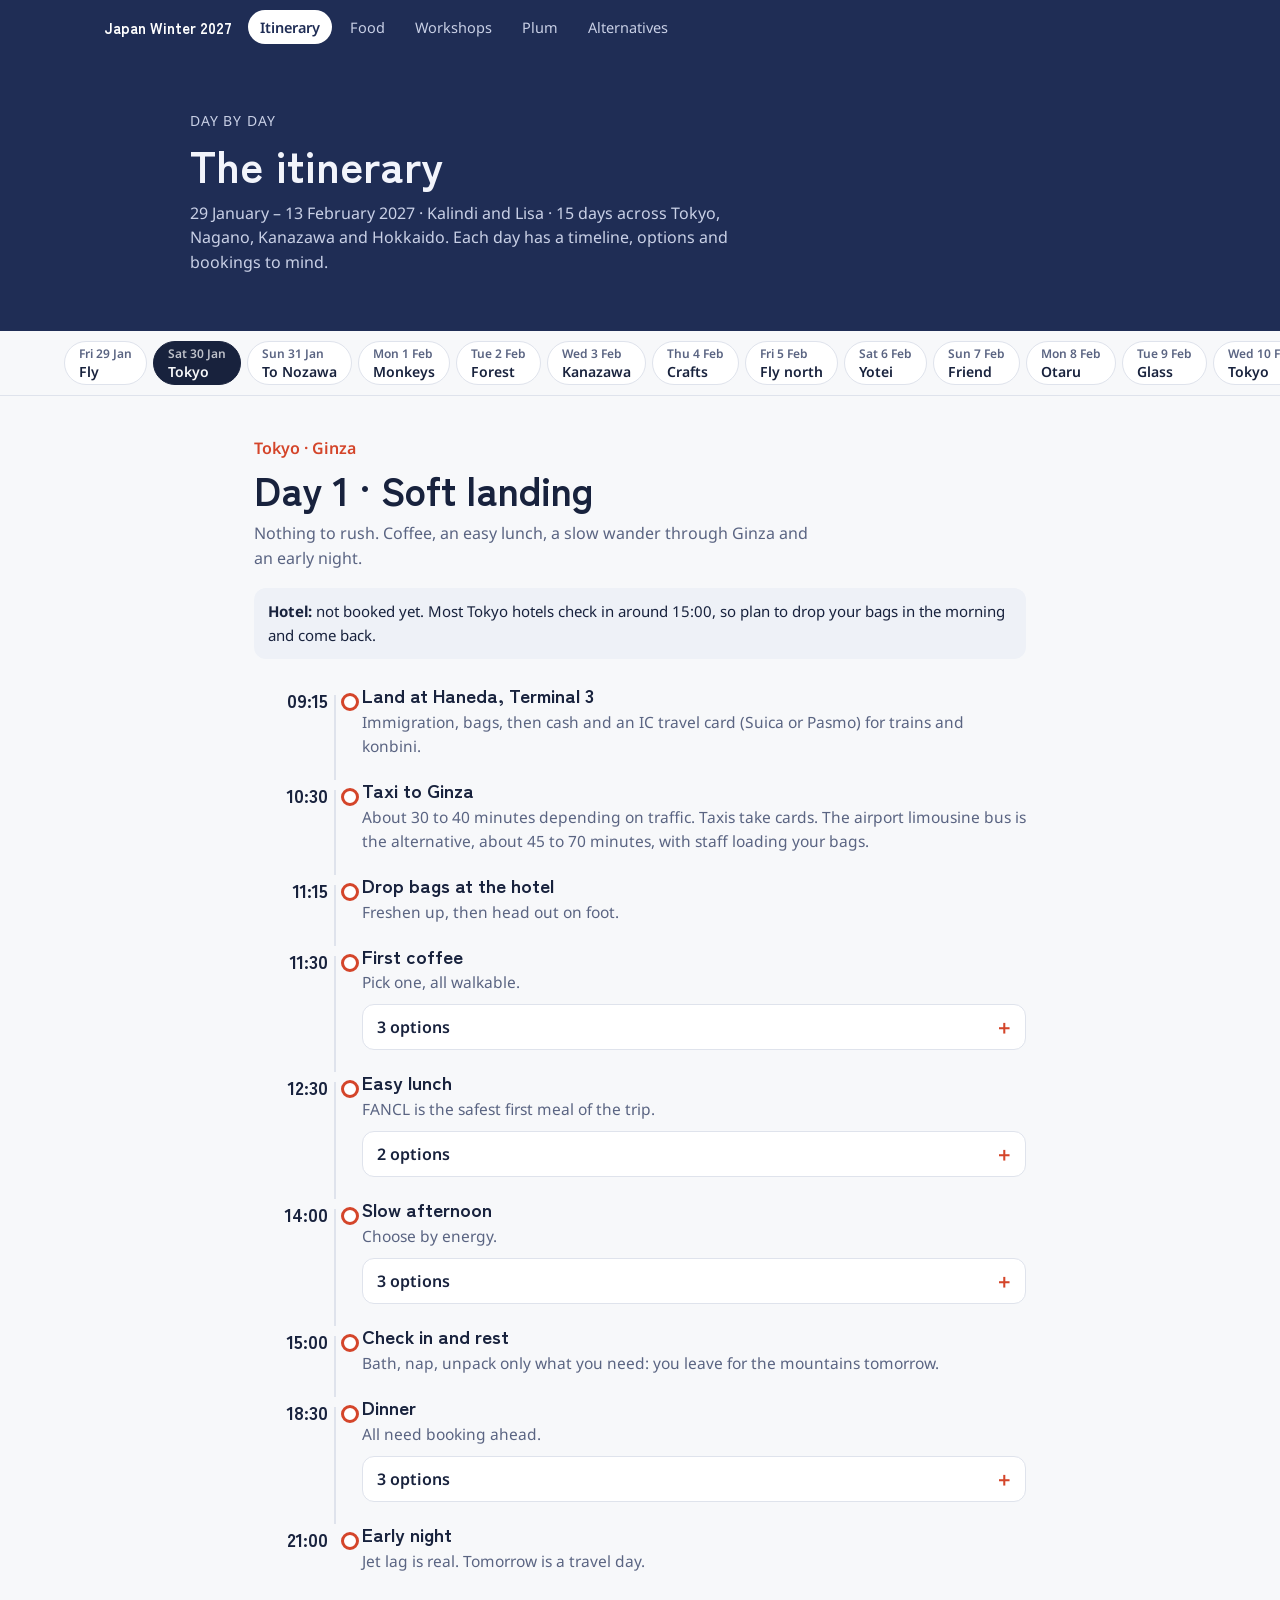
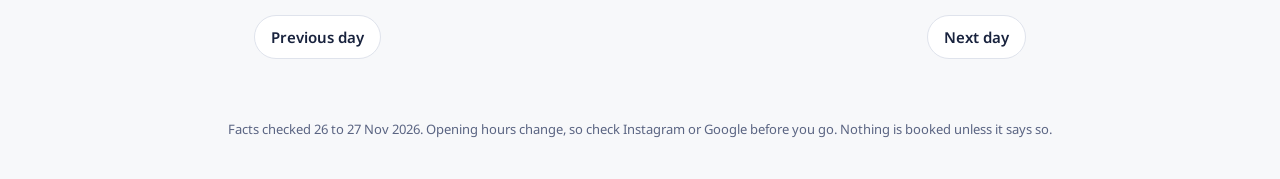
<file: itinerary.html>
<!DOCTYPE html>
<html lang="en">
<head>
<meta charset="utf-8">
<meta name="viewport" content="width=device-width, initial-scale=1">
<title>Itinerary · Japan Winter 2027</title>
<link rel="preconnect" href="https://fonts.googleapis.com">
<link href="https://fonts.googleapis.com/css2?family=Zen+Kaku+Gothic+New:wght@500;700&family=Noto+Sans:wght@400;600&display=swap" rel="stylesheet">
<link rel="stylesheet" href="assets/style.css">
</head>
<body>
<div class="sitenav"><div class="wrap">
<a class="brand" href="./">Japan Winter 2027</a>
<ul>
<li><a class="link active" href="itinerary.html">Itinerary</a></li>
<li><a class="link" href="food.html">Food</a></li>
<li><a class="link" href="workshops.html">Workshops</a></li>
<li><a class="link" href="plum.html">Plum</a></li>
<li><a class="link" href="possibilities.html">Alternatives</a></li>
</ul>
</div></div>
<header class="topichero"><div class="wrap">
<p class="kicker">Day by day</p>
<h1>The itinerary</h1>
<p class="lede">29 January – 13 February 2027 · Kalindi and Lisa · 15 days across Tokyo, Nagano, Kanazawa and Hokkaido. Each day has a timeline, options and bookings to mind.</p>
</div></header>
<nav class="daynav"><div class="tabs" id="tabs" role="tablist" aria-label="Days"></div></nav>
<main id="day" aria-live="polite"></main>
<footer>Facts checked 26 to 27 Nov 2026. Opening hours change, so check Instagram or Google before you go. Nothing is booked unless it says so.</footer>
<script>
{
const T={d:["Celiac: dedicated","d"],c:["Celiac: careful","c"],a:["Celiac: ask","c"],b:["Both of you","b"],v:["Vegetarian",""],x:["Not for Lisa",""],k:["Coffee",""]};
const map=q=>"https://www.google.com/maps/search/?api=1&query="+encodeURIComponent(q);
const DAYS=[
{id:"day-0",tab:"Fri 29 Jan",short:"Fly",where:"Geneva to Tokyo",title:"Day 0 · Up and away",lede:"Two Lufthansa flights, business class, landing at Haneda the next morning.",
note:"<strong>Before you go:</strong> online check-in opens 23 hours before departure. Japan needs Advance Passenger Information, so fill it in at check-in. Ask Lufthansa for a gluten-free meal for Lisa and a vegetarian meal for Kalindi in Manage booking, and pack safe snacks in case.",
steps:[
{t:"09:25",h:"LH2383 Geneva to Munich",p:"Geneva T1, lands Munich T2 at 10:35. 2h 20m to connect."},
{t:"12:55",h:"LH714 Munich to Tokyo Haneda",p:"Munich T2 to Haneda T3, arriving Sat 30 Jan at 09:15. Sleep as much as you can."},
]},
{id:"day-1",tab:"Sat 30 Jan",short:"Tokyo",where:"Tokyo · Ginza",title:"Day 1 · Soft landing",lede:"Nothing to rush. Coffee, an easy lunch, a slow wander through Ginza and an early night.",
note:"<strong>Hotel:</strong> not booked yet. Most Tokyo hotels check in around 15:00, so plan to drop your bags in the morning and come back.",
steps:[
{t:"09:15",h:"Land at Haneda, Terminal 3",p:"Immigration, bags, then cash and an IC travel card (Suica or Pasmo) for trains and konbini."},
{t:"10:30",h:"Taxi to Ginza",p:"About 30 to 40 minutes depending on traffic. Taxis take cards. The airport limousine bus is the alternative, about 45 to 70 minutes, with staff loading your bags."},
{t:"11:15",h:"Drop bags at the hotel",p:"Freshen up, then head out on foot."},
{t:"11:30",h:"First coffee",p:"Pick one, all walkable.",opts:[
{n:"Bongen Coffee",d:"Specialty, highly rated, in the backstreets toward Tsukiji.",tags:["k"],q:"Bongen Coffee Ginza"},
{n:"Geshary Coffee",d:"Serves only Gesha beans. A short walk away in Hibiya.",tags:["k"],q:"Geshary Coffee Hibiya"},
{n:"METoA Cafe & Kitchen",d:"Australian-style specialty cafe in Ginza.",tags:["k"],q:"METoA Cafe Kitchen Ginza"}]},
{t:"12:30",h:"Easy lunch",p:"FANCL is the safest first meal of the trip.",opts:[
{n:"FANCL Brown Rice Meals",d:"Whole kitchen gluten-free. Weekday lunch has a vegan plate set. 1 min from Ginza Station exit A4. Lunch 11:30 to 16:00.",tags:["d","b"],q:"FANCL Ginza Square"},
{n:"Soranoiro Nippon",d:"Gluten-free shio ramen with brown rice noodles, and vegan ramen. Tokyo Station Ramen Street, about 1 km. Expect a queue.",tags:["c","b"],q:"Soranoiro Nippon Tokyo Station"}]},
{t:"14:00",h:"Slow afternoon",p:"Choose by energy.",opts:[
{n:"Washi papermaking at Ozu Washi",d:"Tokyo's washi house since 1653, in Nihonbashi. About 45 minutes, you take your sheet home the same day. Book ahead.",tags:[],q:"Ozu Washi Nihonbashi",u:"https://www.gotokyo.org/en/workshop/sd037/index.html"},
{n:"Ginza wander",d:"Stationery, paper and craft shops for a first look, ahead of your shopping days at the end of the trip.",tags:[],q:"Ginza stationery shop"},
{n:"Shimokitazawa Tengu Festival",d:"Setsubun parade. The 2027 dates aren't confirmed yet, so check before going.",tags:[],q:"Shimokitazawa"}]},
{t:"15:00",h:"Check in and rest",p:"Bath, nap, unpack only what you need: you leave for the mountains tomorrow."},
{t:"18:30",h:"Dinner",p:"All need booking ahead.",opts:[
{n:"Ain Soph Ginza",d:"Plant-based Japanese with gluten-free dishes. Dinner from 18:00 is the menu reviewers rate highest. Some cross-contact risk noted.",tags:["c","b"],q:"Ain Soph Ginza"},
{n:"Gluten Free Kushiage Su",d:"Whole kitchen gluten-free. Six-seat counter, seasonal fried skewers, everyone starts at 19:00. Book via TableCheck. Seafood-heavy, vegetarian not confirmed.",tags:["d","x"],q:"Gluten Free Kushiage Su Ginza"},
{n:"Faro",d:"Fine dining with a vegan tasting menu that needs an advance reservation. Kalindi's special dinner.",tags:["v"],q:"Faro Shiseido Building Ginza",u:"https://guide.michelin.com/rs/en/tokyo-region/tokyo/restaurant/faro-1194154"}]},
{t:"21:00",h:"Early night",p:"Jet lag is real. Tomorrow is a travel day."}]},
{id:"day-2",tab:"Sun 31 Jan",short:"To Nozawa",where:"Tokyo to Nozawa Onsen",title:"Day 2 · Into the snow",lede:"One bullet train and one bus take you from Ginza to a hot spring village under a ski mountain.",
note:"<strong>Food on the move:</strong> train food is a gluten risk for Lisa. Pack her snacks from Tokyo. Konbini backup: plain salted salmon or umeboshi onigiri, after reading the whole label.",
steps:[
{t:"08:00",h:"Coffee and checkout",p:"Grab coffee near the hotel, then a short taxi to Tokyo Station (about 1 km)."},
{t:"09:00",h:"Hokuriku Shinkansen to Iiyama",p:"100 to 120 minutes, about one train an hour. Reserve seats. Watch the fields turn white after Nagano."},
{t:"11:00",h:"Nozawa Onsen Liner bus",p:"From Iiyama's Chikuma river exit, bus stop 4. Tickets from the machine by the stop. About 25 minutes, every 1 to 2 hours. Take the Liner, not the slower local bus with no luggage space. Buses get crowded with skiers, so a taxi or Uber is the fallback."},
{t:"12:00",h:"Arrive, drop bags",p:"Everything in the village is walkable from the bus terminal."},
{t:"12:30",h:"Coffee and lunch",p:"Get your bearings over food.",opts:[
{n:"Shizen",d:"Mostly vegan cafe and yoga space. Gluten-free options change daily.",tags:["a","b"],q:"Shizen Collective Nozawa Onsen"},
{n:"Tanuki cafe",d:"Hand-drip coffee with its own blend, just down from Oyu.",tags:["k"],q:"Tanuki cafe Nozawa Onsen"},
{n:"Nappa Cafe",d:"Locals' favourite for coffee, served in real cups, plus cakes.",tags:["k"],q:"Nappa Cafe Nozawa Onsen"}]},
{t:"14:00",h:"Walk the village",p:"Narrow lanes, canals and steam. Stop at Ogama, the boiling spring near 100°C where villagers cook eggs and vegetables. Only villagers cook there, but shops next to it sell onsen eggs."},
{t:"16:00",h:"First bath: Oyu",p:"The largest bathhouse, a wooden building in the centre. Free, open 06:00 to 23:00 in winter. The water is very hot: ease in, and ask before cooling it with cold water. The baths are kept by neighbourhood groups, so treat them like someone's home."},
{t:"18:30",h:"Dinner in the village",p:"Restaurants are small: book ahead and keep the booking.",opts:[
{n:"Village restaurant guide",d:"Filter for gluten-free, vegetarian and vegan.",tags:[],q:"Nozawa Onsen restaurants",u:"https://nozawahospitality.com/bars-restaurants"},
{n:"Pots Bar & Kitchen",d:"Gluten-free items marked on the menu. Reviewers rated cross-contact care only somewhat, so Lisa should still ask.",tags:["a"],q:"Pots Bar Kitchen Nozawa Onsen"}]}]},
{id:"day-3",tab:"Mon 1 Feb",short:"Monkeys",where:"Nozawa · Jigokudani",title:"Day 3 · Snow monkeys",lede:"A morning or day out to the macaques in their steaming pool, then baths and dinner back in Nozawa.",
note:"<strong>Book first:</strong> the monkey park uses timed-entry tickets booked online for winter 2026-27. The direct bus runs once a day each way, so its return time sets your time at the park. Its 2026-27 times aren't published yet.",
steps:[
{t:"AM",h:"Choose how to go",p:"Two ways from Nozawa.",opts:[
{n:"Direct winter bus",d:"Once a day each way, via Iiyama. Board at Nozawa Grand Hotel or the Chuo bus terminal. No reservation needed. Half a day.",tags:[],q:"Nozawa Onsen Chuo bus terminal",u:"https://www.snowmonkeyresorts.com/access/from-nozawa-how-to-get-to-snow-monkey/"},
{n:"Group day tour",d:"Monkeys, Zenko-ji temple and sake, meeting 09:00 at the Chuo bus terminal. A full day. The set lunch is a gluten risk: ask before booking, or bring Lisa's food.",tags:[],q:"Nozawa Onsen Chuo bus terminal",u:"https://www.snowmonkeyresorts.com/?p=1227"}]},
{t:"",h:"Forest walk to the park",p:"About 30 minutes on a wide, icy path through tall cedars. Wear microspikes or rent crampons at the trailhead."},
{t:"",h:"The monkeys",p:"Stand back, no food, no touching, no staring them down. Enza Cafe at the trailhead has good coffee; its food isn't checked for Lisa, so bring hers."},
{t:"PM",h:"Back in Nozawa",p:"Warm up with coffee, then a bath crawl: collect stamps at the checkpoints in front of each of the 13 bathhouses."},
{t:"18:30",h:"Dinner",p:"Same village guide as last night. Try somewhere new."}]},
{id:"day-4",tab:"Tue 2 Feb",short:"Forest",where:"Nozawa Onsen",title:"Day 4 · Beech forest",lede:"Lisa skis, Kalindi snowshoes through old beech and cedar. Meet up for the baths.",
note:"<strong>Vine baskets:</strong> Nozawa's own craft is weaving akebi vine, softened in the Ogama spring. Ask your inn or the tourist information centre to book a session.",
steps:[
{t:"08:00",h:"Coffee and breakfast",p:"Fuel up before the mountain.",opts:[
{n:"Shizen",d:"Mostly vegan, gluten-free options that change daily.",tags:["a","b"],q:"Shizen Collective Nozawa Onsen"},
{n:"Tanuki cafe",d:"Hand-drip coffee and breakfast, just down from Oyu.",tags:["k"],q:"Tanuki cafe Nozawa Onsen"}]},
{t:"10:00",h:"Snowshoe in the beech forest",p:"Pick one.",opts:[
{n:"Resort's guided beech forest walk",d:"From late January. Gondola and chairlift up, then a walk through primeval beech towards Lake Sutaka.",tags:[],q:"Nozawa Onsen Hikage gondola",u:"https://en.nozawaski.com/the-mountain/snow-activities/snowshoeing"},
{n:"Forest therapy walk at Hokuryu Lake",d:"A slow, guided walk around a heart-shaped lake, about 3 hours from 09:00.",tags:[],q:"Hokuryu Lake Iiyama",u:"https://en.activityjapan.com/publish/plan/39642"},
{n:"On your own",d:"Rent snowshoes for the virgin beech forest by the Uenotaira slope.",tags:[],q:"Nagasaka Gondola Nozawa Onsen",u:"https://en.nozawaski.com/the-mountain/snow-activities/snowshoeing"}]},
{t:"14:00",h:"Vine basket weaving",p:"About 2 hours to make a basket. Book through your inn.",opts:[
{n:"Nozawa Hospitality craft workshop",d:"For guests of their properties, booked through the concierge.",tags:[],q:"Nozawa Onsen",u:"https://nozawahospitality.com/workshops-tours-experiences-events/basket-weaving"},
{n:"Matsuya ryokan",d:"Vine craft for guests, about 2 hours.",tags:[],q:"Matsuya Nozawa Onsen",u:"https://hpdsp.jp/matsuya/en/stay"}]},
{t:"17:00",h:"Bath crawl, round two",p:"Pick up the stamps you missed yesterday."},
{t:"19:00",h:"Last dinner in Nozawa",p:"Book ahead.",opts:[
{n:"Village restaurant guide",d:"Filter for gluten-free, vegetarian and vegan.",tags:[],q:"Nozawa Onsen restaurants",u:"https://nozawahospitality.com/bars-restaurants"}]}]},
{id:"day-5",tab:"Wed 3 Feb",short:"Kanazawa",where:"Nozawa to Kanazawa",title:"Day 5 · Snow paper, then teahouses",lede:"Make paper bleached on snow in Iiyama, ride the shinkansen to Kanazawa, and arrive for Setsubun.",
note:"<strong>Setsubun:</strong> 3 February is the bean-throwing festival that marks the end of winter. Kanazawa's Utasu Shrine is next to the Higashi Chaya teahouse district.",
steps:[
{t:"09:00",h:"Liner bus to Iiyama",p:"About 25 minutes. Leave your bags in a station locker."},
{t:"09:45",h:"Uchiyama washi at the Iiyama paper studio",p:"Paper made here for 350 years, bleached on snow. About 10 minutes' walk from the station. Make postcards or bookmarks, 10 to 20 minutes plus drying. Simple English. Closing days are irregular, so book through the Iiyama tourism bureau.",opts:[
{n:"Iiyama Handicraft Paper Studio",d:"Uchiyama-gami, a nationally designated traditional craft.",tags:[],q:"Iiyama Handicraft Paper Studio",u:"https://www.iiyama-ouendan.net/en/?p=1498"}]},
{t:"11:30",h:"Shinkansen Iiyama to Kanazawa",p:"Direct Hakutaka, about 1h15. Trains roughly every hour."},
{t:"13:00",h:"Drop bags, coffee",p:"Stay central, between Korinbo, Omicho and Higashi Chaya.",opts:[
{n:"Nonstop Coffee Stand & Roastery",d:"Tiny stand near Higashi Chaya. Hand drip served in wine glasses.",tags:["k"],q:"Nonstop Coffee Stand Kanazawa"},
{n:"Cafe Tamon",d:"Rice-flour pancakes reported safe for celiacs, in the teahouse district.",tags:["c"],q:"Cafe Tamon Kanazawa"}]},
{t:"16:00",h:"Setsubun at Utasu Shrine",p:"Bean throwing to chase away bad luck, right next to Higashi Chaya.",opts:[
{n:"Kanazawa February events",d:"Festival details and times.",tags:[],q:"Utasu Shrine Kanazawa",u:"https://www.magical-trip.com/media/kanazawa-events-february-2026-winter-illuminations-traditional-festivals-geiko-shows-art-exhibitions/"}]},
{t:"17:30",h:"Higashi Chaya at dusk",p:"Lanterns on, wooden lattices, snow on the eaves."},
{t:"19:00",h:"Dinner",p:"The strongest food stop of the trip. Book both.",opts:[
{n:"Love For All",d:"Dedicated gluten-free, almost all vegetarian and vegan. Probably your best shared dinner of the trip. Hours can change, check Instagram.",tags:["d","b"],q:"Love For All Kanazawa",u:"https://www.atly.com/gluten-free/location/LoveForAll"},
{n:"Aashirwad",d:"Indian. Trained staff, low cross-contact risk on Atly, big vegetarian menu. Reserve.",tags:["c","b"],q:"Aashirwad Kanazawa",u:"https://www.atly.com/gluten-free/location/Aashirwad"}]}]},
{id:"day-6",tab:"Thu 4 Feb",short:"Crafts",where:"Kanazawa",title:"Day 6 · Gold, gardens and tea",lede:"Kenroku-en in its winter rope cones, tea in a garden teahouse, and an afternoon with your hands in a craft.",
note:"<strong>One gold craft:</strong> gold leaf and kintsugi both use gold. Pick one for today.",
steps:[
{t:"08:30",h:"Coffee",p:"Kanazawa's best roasters.",opts:[
{n:"Townsfolk Coffee",d:"Light roasts by a barista trained in Denmark, near Omicho Market. Top pick.",tags:["k"],q:"Townsfolk Coffee Kanazawa"},
{n:"Kanazawaya Coffee Head Office",d:"Roastery just outside the castle's north gate.",tags:["k"],q:"Kanazawaya Coffee Shop Head Office"}]},
{t:"09:30",h:"Kenroku-en and tea",p:"The pines are tied up with yukitsuri ropes against the snow. Stop for tea in a garden teahouse.",opts:[
{n:"Kanazawa in winter",d:"Garden, castle and winter sights.",tags:[],q:"Kenrokuen",u:"https://visitkanazawa.jp/en/feature/detail_238.html"}]},
{t:"12:30",h:"Lunch",p:"Both safe for Lisa.",opts:[
{n:"Shirom Creperie",d:"100% gluten-free galettes and crepes. Small, owner-run.",tags:["d"],q:"Shirom Creperie Kanazawa",u:"https://www.glutoapp.com/en/place/37789/shirom-creperie"},
{n:"Cafe Tamon",d:"Rice-flour pancakes, in the teahouse district.",tags:["c"],q:"Cafe Tamon Kanazawa"}]},
{t:"14:00",h:"Craft afternoon",p:"Pick one.",opts:[
{n:"Gold leaf at Hakuza",d:"With a master artisan. Kanazawa makes almost all of Japan's gold leaf.",tags:[],q:"Hakuza Kanazawa",u:"https://visitkanazawa.jp/en/activities/detail_2384.html"},
{n:"Gold leaf at Higashi Chaya, with matcha",d:"In the teahouse district.",tags:[],q:"Higashi Chaya Kanazawa",u:"https://visitkanazawa.jp/en/activities/detail_1691.html"},
{n:"Kintsugi with Rin Kiyose",d:"Fourth generation of a Kaga maki-e lacquer family. Private, about 75 minutes, English.",tags:[],q:"IN KANAZAWA HOUSE",u:"https://www.japan.travel/en/experiences-in-japan/5956/"},
{n:"Wagashi making",d:"Near Kenroku-en. Check the sweets are wheat-free before Lisa eats them.",tags:[],q:"Kenrokuen",u:"https://visitkanazawa.jp/en/activities/detail_822.html"},
{n:"Mizuhiki cord knots",d:"At Tsuda Mizuhiki Orikata, where the craft started.",tags:[],q:"Tsuda Mizuhiki Orikata",u:"https://visitkanazawa.jp/en/trip-ideas/detail_403.html"}]},
{t:"19:00",h:"Dinner",p:"Book ahead.",opts:[
{n:"Kanazawa Temakizushi Coil",d:"Build-your-own hand rolls with gluten-free soy sauce. Swap out the wheat tempura and check sauces.",tags:["a","b"],q:"Kanazawa Temakizushi Coil"},
{n:"Osushi to Genshiyaki Nakamura",d:"Izakaya that cooks with gluten-free in mind, near the station. Thursday works, it closes Wednesdays.",tags:["a"],q:"Osushi to Genshiyaki Nakamura Kanazawa"},
{n:"Takano",d:"Macrobiotic vegan Japanese with vegetables from its own farm. A bit outside the centre.",tags:["v"],q:"Takano Kanazawa macrobiotic"}]}]},
{id:"day-7",tab:"Fri 5 Feb",short:"Fly north",where:"Kanazawa to Niseko",title:"Day 7 · Up to Hokkaido",lede:"Bus, plane and ski bus to Hirafu, arriving in late afternoon at the foot of Mt Yotei.",
note:"<strong>Food warning:</strong> Niseko is the hardest stop for celiac. Book Lisa's dinners ahead. The Resort Liner bus needs a reservation.",
steps:[
{t:"09:00",h:"Bus to Komatsu Airport",p:"Limousine bus from Kanazawa Station West Gate, stop 3. About 40 minutes."},
{t:"11:20",h:"ANA NH1173 Komatsu to New Chitose",p:"Lands 12:50. Backup: NH1175 at 14:20, landing 15:50."},
{t:"13:50",h:"Hokkaido Resort Liner to Hirafu",p:"From the domestic terminal, arriving at Hirafu Welcome Center 16:45. If the flight is late, the 15:50 bus arrives 18:45. With the backup flight, take the 17:50 bus, arriving 20:45."},
{t:"17:00",h:"Check in, settle",p:"Stay in lower Hirafu near the intersection to keep dinner walkable."},
{t:"19:00",h:"Dinner",p:"Book ahead.",opts:[
{n:"The Barn by Odin",d:"French bistro with Hokkaido produce. Trained staff; celiacs report the chef fried potatoes separately. Lisa's best everyday dinner in Hirafu.",tags:["c"],q:"The Barn by Odin Niseko"},
{n:"Taj Mahal Hirafu",d:"Indian, listed gluten-free, vegetarian and vegan. Winter hours not confirmed yet.",tags:["a","b"],q:"Taj Mahal Hirafu"},
{n:"Kougetsu",d:"Izakaya with clearly marked vegan dishes. Bookings fill months ahead.",tags:["v"],q:"Kougetsu Niseko"}]}]},
{id:"day-8",tab:"Sat 6 Feb",short:"Yotei",where:"Niseko · Hirafu",title:"Day 8 · Frozen lake under Mt Yotei",lede:"Kalindi snowshoes to Hangetsu Lake, Lisa takes the powder.",
note:"<strong>Night option:</strong> guided night snowshoe tours also run in Niseko, if you want the forest by headlamp.",
steps:[
{t:"07:30",h:"Coffee",p:"Pick one.",opts:[
{n:"Mountain Kiosk Coffee",d:"Hirafu Welcome Centre, opens 07:00, beans by Takano Coffee.",tags:["k"],q:"Hirafu Welcome Center"},
{n:"% Arabica Niseko",d:"Kyoto specialty brand, reviewers' favourite on the mountain. Closed Wednesdays.",tags:["k"],q:"% Arabica Niseko Hirafu"},
{n:"Green Farm Deli Cafe",d:"In-house roaster, some of the best coffee in town. 08:00 to 17:00.",tags:["k"],q:"Green Farm Deli Cafe Niseko"}]},
{t:"09:00",h:"Snowshoe to Hangetsu Lake",p:"Guided, at the foot of Mt Yotei.",opts:[
{n:"Private half day",d:"Small, at your pace.",tags:[],q:"Hangetsu Lake Niseko",u:"https://en.activityjapan.com/publish/plan/29198"},
{n:"Niseko Village / NAC",d:"Guided snowshoe tours.",tags:[],q:"Niseko Village",u:"https://www.niseko-village.com/en/guided-snowshoe-tours.html"}]},
{t:"13:00",h:"Lunch",p:"Lisa's options are thin here.",opts:[
{n:"Carrotsticks & Cravings",d:"Winter pop-up at The Vale with gluten-free and dairy-free options. No celiac reports yet.",tags:["a"],q:"The Vale Niseko"},
{n:"Green Farm Deli Cafe",d:"Mushroom toast, falafel, vegan burger. Don't rely on it for Lisa.",tags:["v"],q:"Green Farm Deli Cafe Niseko"}]},
{t:"16:00",h:"Onsen",p:"Soak tired legs."},
{t:"19:00",h:"Dinner",p:"Book ahead.",opts:[
{n:"Sushiya no Saito Niseko",d:"Gluten-free, vegan and vegetarian courses. Open from 15 December.",tags:["a","b"],q:"Sushiya no Saito Niseko",u:"https://www.tablecheck.com/en/sushisaito-niseko"},
{n:"The Barn by Odin",d:"If last night worked, go back.",tags:["c"],q:"The Barn by Odin Niseko"}]}]},
{id:"day-9",tab:"Sun 7 Feb",short:"Friend",where:"Niseko · Hirafu",title:"Day 9 · A slow day with your friend",lede:"No plan until dinner. Ski, soak, read, wander.",
note:"<strong>Friend dinner:</strong> agree the night with your friend. Sushiya no Saito works for both of you.",
steps:[
{t:"Morning",h:"Free",p:"Lisa skis, Kalindi chooses: an onsen, a walk, or coffee and a book."},
{t:"Midday",h:"Lunch outside Hirafu",p:"Worth the drive for Lisa.",opts:[
{n:"Miracle Yukiya",d:"Its owners describe a fully wheat-free and dairy-free kitchen with its own rice noodles. Near JR Niseko Station. Book dining ahead.",tags:["d","b"],q:"Miracle Yukiya Niseko",u:"https://nisekofood.jp/"}]},
{t:"Afternoon",h:"Onsen",p:"Long soak before dinner."},
{t:"19:00",h:"Dinner with your friend",p:"Book ahead.",opts:[
{n:"Sushiya no Saito Niseko",d:"Gluten-free, vegan and vegetarian courses.",tags:["a","b"],q:"Sushiya no Saito Niseko",u:"https://www.tablecheck.com/en/sushisaito-niseko"},
{n:"Taj Mahal Hirafu",d:"Casual, listed gluten-free and vegetarian.",tags:["a","b"],q:"Taj Mahal Hirafu"}]}]},
{id:"day-10",tab:"Mon 8 Feb",short:"Otaru",where:"Niseko to Otaru",title:"Day 10 · Canal of candles",lede:"A slow local train to a port town lit by thousands of snow lanterns.",
note:"<strong>Taxis don't wait in Hirafu:</strong> book one in the GO, Uber or DiDi app, or ask if your lodging drops guests at Kutchan Station.",
steps:[
{t:"10:30",h:"Taxi to Kutchan Station",p:"About 20 minutes."},
{t:"11:00",h:"Coffee and a treat in Kutchan",p:"Near the station.",opts:[
{n:"Sprout",d:"Home-roasted coffee. Sells gluten-free vegan cookies.",tags:["k","a"],q:"Sprout coffee Kutchan"},
{n:"Fujii Sweets",d:"Rice-flour cakes and cookies. Not stated as fully gluten-free.",tags:["a"],q:"Okashi no Fujii Kutchan"}]},
{t:"11:50",h:"Local train Kutchan to Otaru",p:"About 70 minutes, roughly hourly. Other departures: 12:55, 14:09. Seats can't be reserved."},
{t:"13:30",h:"Check in near the station",p:"8 to 10 minutes' walk to the canal."},
{t:"17:00",h:"Otaru Snow Light Path",p:"6 to 13 February. Snow lanterns and floating candles along the canal and the old railway line.",opts:[
{n:"Festival guide",d:"Venues and lighting times.",tags:[],q:"Otaru Canal",u:"https://www.gltjp.com/en/article/item/21382/"}]},
{t:"19:00",h:"Dinner",p:"Monday is the only night that works here.",opts:[
{n:"Yabuhan",d:"Historic soba house with allergens and diets labelled. Ask whether the soba has wheat and about shared water. Closed Tue and Wed. Expect up to an hour's wait.",tags:["a","b"],q:"Yabuhan Otaru"}]}]},
{id:"day-11",tab:"Tue 9 Feb",short:"Glass",where:"Otaru",title:"Day 11 · Glass and lanterns",lede:"Make something in glass, then help light the canal.",
note:"<strong>Tuesday closures:</strong> The Glass Studio in Otaru and Yabuhan are closed today. Dinner is the weak spot: ask your hotel.",
steps:[
{t:"09:00",h:"Coffee",p:"Pick one.",opts:[
{n:"B3 Coffee Otaru",d:"Specialty coffee run by an Australian and his Japanese family. Top pick.",tags:["k"],q:"B3 Coffee Otaru"},
{n:"Coffee House Chaff",d:"Small, quality-focused cafe.",tags:["k"],q:"Coffee House Chaff Otaru"}]},
{t:"10:00",h:"Glass workshop",p:"Pick one.",opts:[
{n:"Glassblowing",d:"About 20 minutes. Your piece is ready 2 days later or shipped home.",tags:[],q:"Otaru glass workshop",u:"https://hoshinoresorts.com/en/guide/area/hokkaidotohoku/hokkaido/otaru/otaru-experience/"},
{n:"Sandblasting",d:"Design a pattern and frost it onto Otaru glass, near the canal. Take it with you.",tags:[],q:"Otaru canal craft shop",u:"https://www.veltra.com/a/195818"}]},
{t:"11:30",h:"Lunch",p:"Lisa's strongest Otaru meal.",opts:[
{n:"Otaru Hokushoan",d:"100% buckwheat soba and rice-flour tempura, in a historic building. Lunch Tue to Thu 11:00 to 14:00. Dashi uses bonito, so not for Kalindi. Ask about the fryer and water.",tags:["a"],q:"Otaru Hokushoan",u:"https://otaru-hokushoan.jp/"},
{n:"Kometowa",d:"Rice-flour sweets shop with a small cafe upstairs. A treat, not a meal.",tags:["d"],q:"Kometowa Otaru"}]},
{t:"15:00",h:"Make snow lanterns",p:"Join as on-the-day volunteers, then float candles on the canal.",opts:[
{n:"Snow Light Path",d:"Volunteer and festival info.",tags:[],q:"Otaru Canal",u:"https://www.japan.travel/en/spot/1853/"}]},
{t:"19:00",h:"Dinner",p:"Ask your hotel for a safe option for Lisa. cafe ku-pe is wheat-free but may be closed in winter: check its Instagram."}]},
{id:"day-12",tab:"Wed 10 Feb",short:"Tokyo",where:"Otaru to Tokyo",title:"Day 12 · Back to the city",lede:"Train to the airport, a short flight, and a quiet night in Ginza.",
note:"<strong>Hotel:</strong> same Ginza base as day 1, three nights.",
steps:[
{t:"Morning",h:"Train Otaru to New Chitose",p:"Then a flight to Haneda. Many flights a day."},
{t:"Afternoon",h:"Taxi to Ginza",p:"About 30 to 40 minutes. Check in, rest."},
{t:"19:00",h:"Easy dinner",p:"Close to the hotel.",opts:[
{n:"FANCL Brown Rice Meals",d:"Whole kitchen gluten-free. Weekday dinner 17:00 to 22:00, one daily vegan option.",tags:["d","b"],q:"FANCL Ginza Square"},
{n:"Ain Soph Ginza",d:"Plant-based Japanese with gluten-free dishes.",tags:["c","b"],q:"Ain Soph Ginza"}]}]},
{id:"day-13",tab:"Thu 11 Feb",short:"Plum",where:"Tokyo or Atami",title:"Day 13 · Plum blossoms",lede:"The first blossoms of the year. Decide in the morning, depending on energy.",
note:"<strong>National holiday:</strong> expect crowds. Stall food is for browsing, so plan a safe meal for Lisa separately.",
steps:[
{t:"Morning",h:"Choose your plum day",p:"Neither needs a hotel change.",opts:[
{n:"A: Atami Plum Garden",d:"Best blooms on 11 Feb, with early, mid and late varieties. Stalls, free amazake, a footbath. 08:30 to 16:00. About 2 hours round trip by shinkansen.",tags:[],q:"Atami Baien",u:"https://tokyocheapo.com/events/atami-plum-festival/"},
{n:"B: Yushima Tenjin",d:"Stalls, tea, plum wine tasting, shamisen, near Ueno. 2027 dates not confirmed yet.",tags:[],q:"Yushima Tenjin",u:"https://tokyocheapo.com/events/bunkyo-plum-blossom-festival/"},
{n:"B: Hanegi Park",d:"About 600 trees, music and stalls on weekends, 15 minutes from Shinjuku. 6 to 28 Feb 2027.",tags:[],q:"Hanegi Park",u:"https://tokyocheapo.com/entertainment/outdoors/plum-blossoms-in-tokyo/"}]},
{t:"Midday",h:"Lunch for Lisa",p:"Bring safe food for Atami, or eat in Tokyo.",opts:[
{n:"Soranoiro Nippon",d:"Gluten-free and vegan ramen at Tokyo Station. Handy on the way to or from Atami.",tags:["c","b"],q:"Soranoiro Nippon Tokyo Station"}]},
{t:"19:00",h:"Dinner",p:"Book ahead.",opts:[
{n:"Faro",d:"Kalindi's vegan tasting menu, if not done on day 1.",tags:["v"],q:"Faro Shiseido Building Ginza",u:"https://guide.michelin.com/rs/en/tokyo-region/tokyo/restaurant/faro-1194154"},
{n:"Ain Soph Ginza",d:"Plant-based Japanese.",tags:["c","b"],q:"Ain Soph Ginza"}]}]},
{id:"day-14",tab:"Fri 12 Feb",short:"Shop",where:"Tokyo",title:"Day 14 · Shops and one last craft",lede:"The shopping day, with an optional workshop to take one more handmade thing home.",
note:"<strong>Last-night treat:</strong> Gluten Free Kushiage Su is open Fridays. Book via TableCheck.",
steps:[
{t:"09:00",h:"Coffee",p:"One you haven't tried.",opts:[
{n:"Bongen Coffee",d:"Ginza backstreets.",tags:["k"],q:"Bongen Coffee Ginza"},
{n:"Geshary Coffee",d:"Gesha only, Hibiya.",tags:["k"],q:"Geshary Coffee Hibiya"}]},
{t:"10:00",h:"Shopping",p:"Your list. Ship heavy things home if needed."},
{t:"14:00",h:"Optional craft workshop",p:"Pick one, all in English.",opts:[
{n:"Edo kiriko glass cutting at Sokichi",d:"Asakusa, about 90 minutes. Tokyo's own craft.",tags:[],q:"Sokichi Asakusa",u:"https://www.veltra.com/en/a/127048"},
{n:"Sashiko at canoha",d:"Ogikubo, 2 hours. Leave with materials to keep stitching.",tags:[],q:"canoha Ogikubo",u:"https://www.kkday.com/en/product/558286"},
{n:"Kintsugi at mon cadeau",d:"Shibuya, take your piece home the same day.",tags:[],q:"mon cadeau Shibuya",u:"https://www.klook.com/activity/187250-kintsugi-workshop-class-in-shibuya"},
{n:"Woodblock print at Mokuhankan",d:"Asakusa, print your own.",tags:[],q:"Mokuhankan Asakusa",u:"https://en.japantravel.com/tokyo/mokuhankan-ukiyo-e-workshop/17941"}]},
{t:"19:00",h:"Last dinner",p:"Book ahead.",opts:[
{n:"Gluten Free Kushiage Su",d:"Whole kitchen gluten-free, six seats, starts 19:00. Seafood-heavy, vegetarian not confirmed.",tags:["d","x"],q:"Gluten Free Kushiage Su Ginza"},
{n:"Ain Soph Ginza",d:"Works for both of you.",tags:["c","b"],q:"Ain Soph Ginza"}]},
{t:"21:00",h:"Pack",p:"Weigh bags, keep Lisa's flight snacks in hand luggage."}]},
{id:"day-15",tab:"Sat 13 Feb",short:"Home",where:"Tokyo to Geneva",title:"Day 15 · Sayonara",lede:"Morning coffee, taxi to Haneda, home the same night.",
note:"<strong>Check in online</strong> 23 hours before. Confirm the special meals are still on the booking.",
steps:[
{t:"08:00",h:"Last coffee and checkout",p:""},
{t:"09:30",h:"Taxi to Haneda",p:"About 30 to 40 minutes. Aim to be at Terminal 3 by 10:30."},
{t:"12:35",h:"LH717 Haneda to Frankfurt",p:"Lands Frankfurt T1 at 19:00. 2h 20m to connect."},
{t:"21:20",h:"LH1222 Frankfurt to Geneva",p:"Lands Geneva T1 at 22:30. Home."}]}
];
const tabs=document.getElementById("tabs"),day=document.getElementById("day");
tabs.innerHTML=DAYS.map(d=>`<button class="tab" role="tab" id="t-${d.id}" aria-controls="day" aria-selected="false" data-id="${d.id}"><b>${d.tab}</b>${d.short}</button>`).join("");
let done={};try{done=JSON.parse(localStorage.getItem("jp-done")||"{}")}catch(e){}
const save=()=>{try{localStorage.setItem("jp-done",JSON.stringify(done))}catch(e){}};
const optHTML=o=>`<div class="opt"><h4>${o.n}</h4><p>${o.d}</p>${o.tags.length?`<div class="tags">${o.tags.map(k=>`<span class="tag ${T[k][1]}">${T[k][0]}</span>`).join("")}</div>`:""}<div class="links"><a href="${map(o.q)}" target="_blank" rel="noopener">Map</a>${o.u?`<a href="${o.u}" target="_blank" rel="noopener">Details</a>`:""}</div></div>`;
function show(id){
const i=Math.max(0,DAYS.findIndex(d=>d.id===id)),d=DAYS[i];
for(const b of tabs.children){const on=b.dataset.id===d.id;b.setAttribute("aria-selected",on);if(on)b.scrollIntoView({inline:"nearest",block:"nearest"})}
day.innerHTML=`<div class="dayhead"><p class="where">${d.where}</p><h2>${d.title}</h2><p class="lede">${d.lede}</p></div>
<div class="note">${d.note}</div>
<ol class="tl">${d.steps.map((s,j)=>{const k=d.id+"-"+j;return `<li class="step${done[k]?" done":""}" data-k="${k}"><div class="time">${s.t}</div><div class="body"><h3><span>${s.h}</span></h3><p>${s.p}</p>${s.opts?`<details class="opts"${j<99?"":""}><summary>${s.opts.length} options</summary>${s.opts.map(optHTML).join("")}</details>`:""}</div></li>`}).join("")}</ol>
<div class="pager">${i>0?`<button class="btn" data-go="${DAYS[i-1].id}">Previous day</button>`:"<span></span>"}${i<DAYS.length-1?`<button class="btn" data-go="${DAYS[i+1].id}">Next day</button>`:"<span></span>"}</div>`;
}
const go=id=>{if(location.hash!=="#"+id)location.hash=id;else show(id)};
tabs.addEventListener("click",e=>{const b=e.target.closest(".tab");if(b)go(b.dataset.id)});
day.addEventListener("click",e=>{const b=e.target.closest("[data-go]");if(b){go(b.dataset.go);window.scrollTo({top:tabs.parentElement.offsetTop,behavior:"smooth"})}});
day.addEventListener("change",e=>{const c=e.target.closest("input[data-k]");if(!c)return;done[c.dataset.k]=c.checked;save();c.closest(".step").classList.toggle("done",c.checked)});
window.addEventListener("hashchange",()=>show(location.hash.slice(1)));
show(location.hash.slice(1)||"day-1");
}
</script>
</body>
</html>
</file>
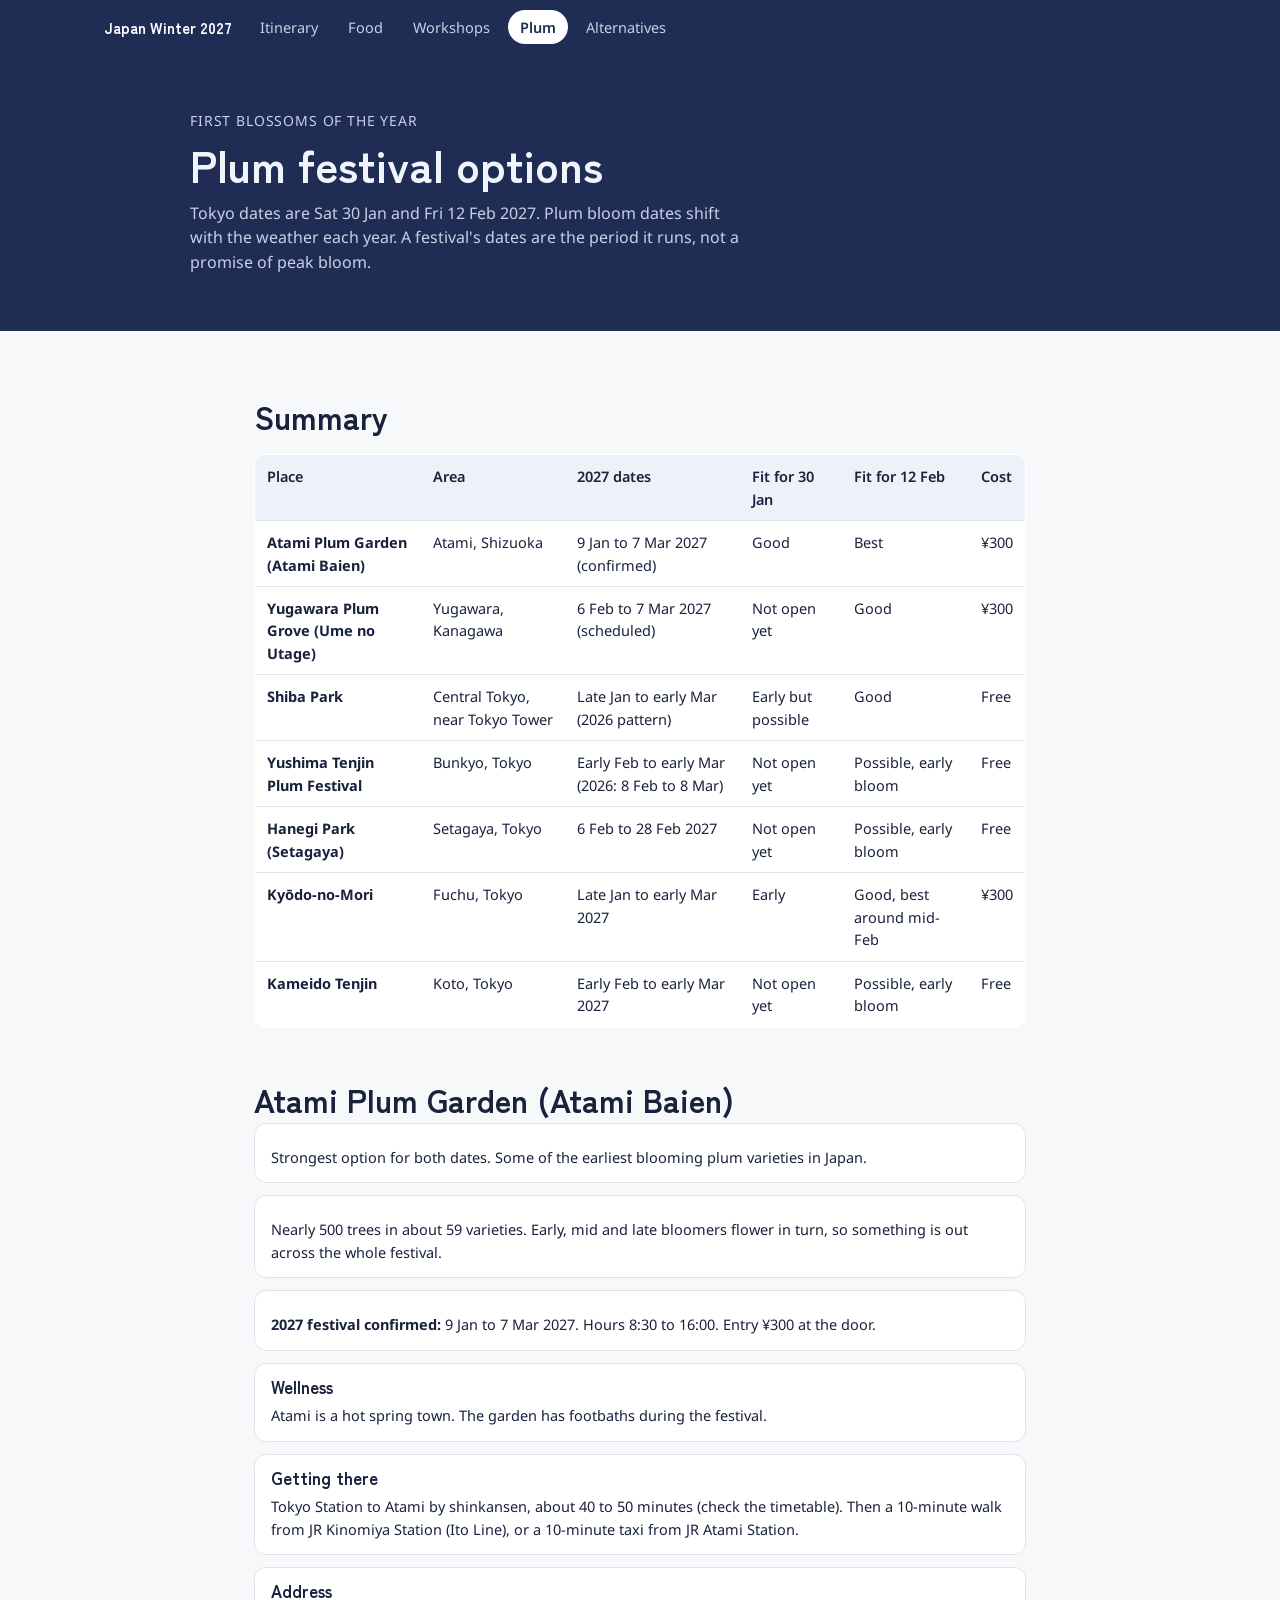
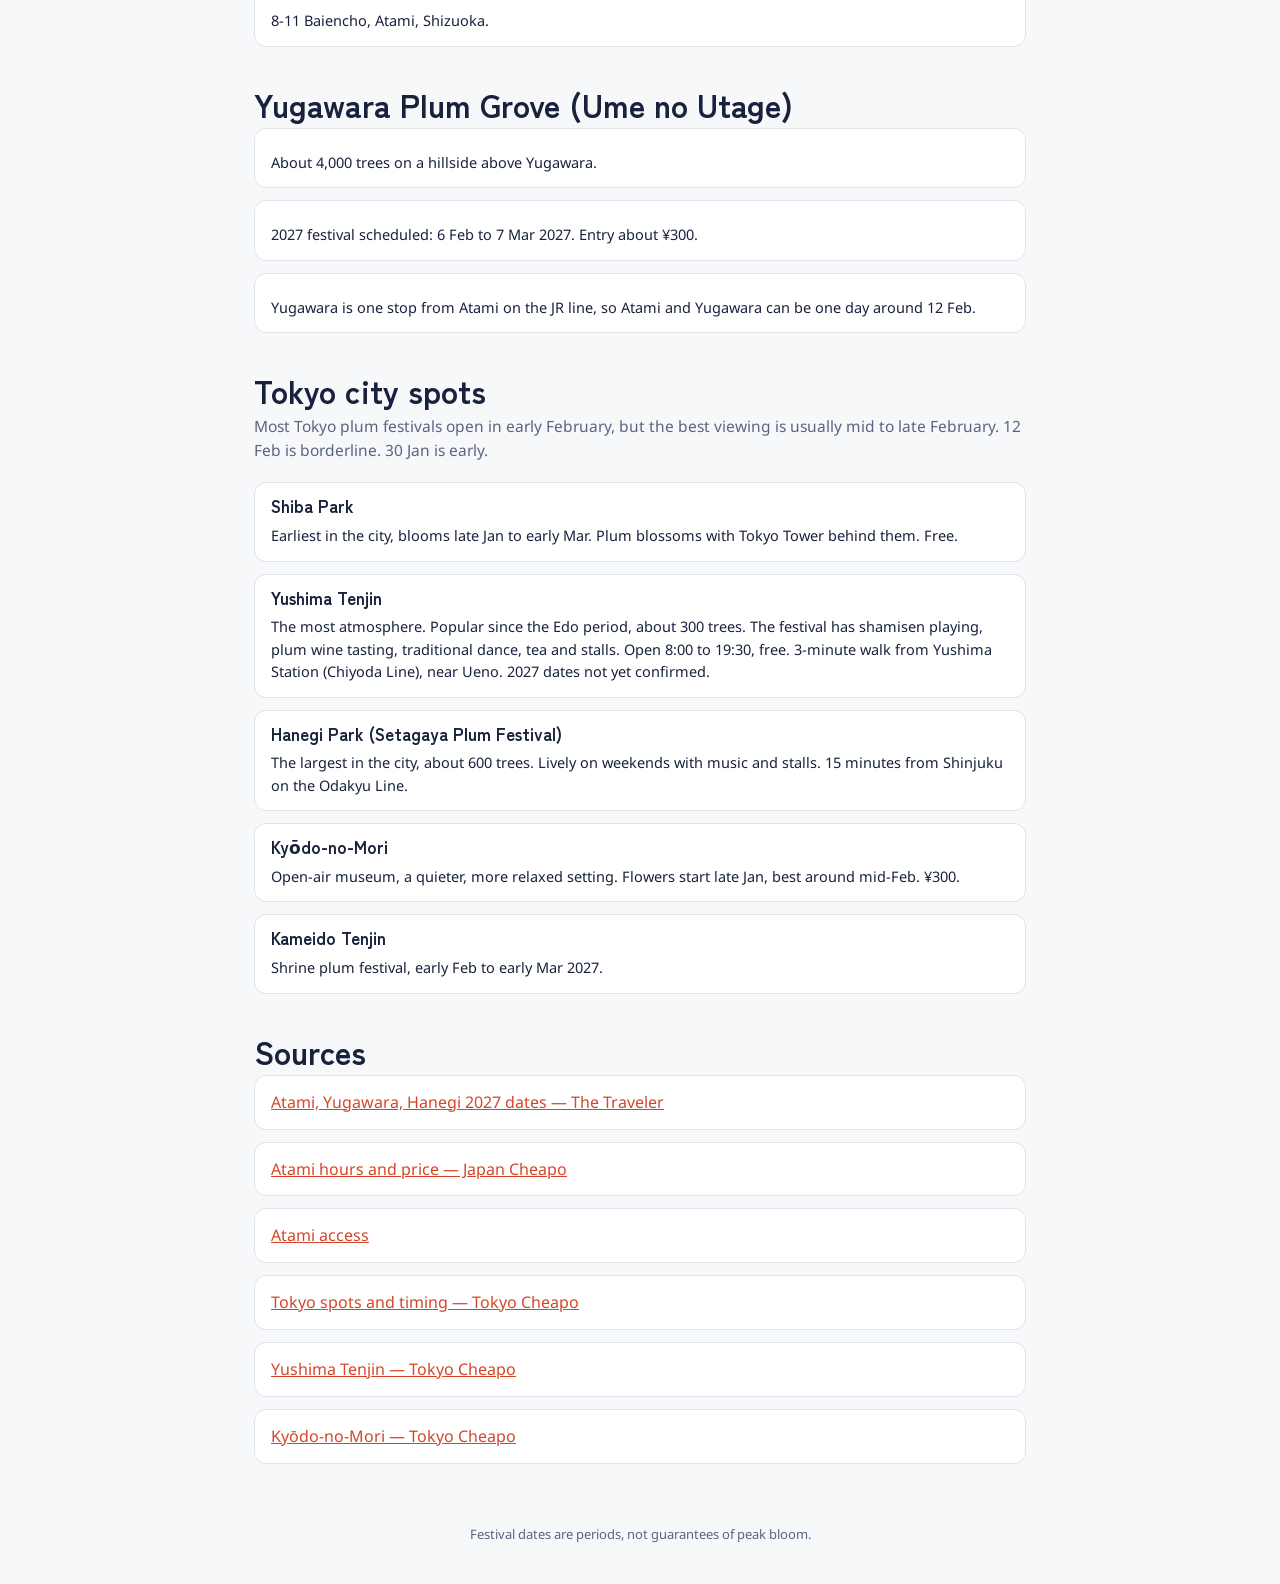
<file: plum.html>
<!DOCTYPE html>
<html lang="en">
<head>
<meta charset="utf-8">
<meta name="viewport" content="width=device-width, initial-scale=1">
<title>Plum festival · Japan Winter 2027</title>
<link rel="preconnect" href="https://fonts.googleapis.com">
<link href="https://fonts.googleapis.com/css2?family=Zen+Kaku+Gothic+New:wght@500;700&family=Noto+Sans:wght@400;600&display=swap" rel="stylesheet">
<link rel="stylesheet" href="assets/style.css">
</head>
<body>
<div class="sitenav"><div class="wrap">
<a class="brand" href="./">Japan Winter 2027</a>
<ul>
<li><a class="link" href="itinerary.html">Itinerary</a></li>
<li><a class="link" href="food.html">Food</a></li>
<li><a class="link" href="workshops.html">Workshops</a></li>
<li><a class="link active" href="plum.html">Plum</a></li>
<li><a class="link" href="possibilities.html">Alternatives</a></li>
</ul>
</div></div>

<header class="topichero"><div class="wrap">
<p class="kicker">First blossoms of the year</p>
<h1>Plum festival options</h1>
<p class="lede">Tokyo dates are Sat 30 Jan and Fri 12 Feb 2027. Plum bloom dates shift with the weather each year. A festival's dates are the period it runs, not a promise of peak bloom.</p>
</div></header>

<main>

<section class="section">
<h2>Summary</h2>
<div class="wrap-table">
<table class="ttable">
<thead><tr><th>Place</th><th>Area</th><th>2027 dates</th><th>Fit for 30 Jan</th><th>Fit for 12 Feb</th><th>Cost</th></tr></thead>
<tbody>
<tr><td><strong>Atami Plum Garden (Atami Baien)</strong></td><td>Atami, Shizuoka</td><td>9 Jan to 7 Mar 2027 (confirmed)</td><td>Good</td><td>Best</td><td>¥300</td></tr>
<tr><td><strong>Yugawara Plum Grove (Ume no Utage)</strong></td><td>Yugawara, Kanagawa</td><td>6 Feb to 7 Mar 2027 (scheduled)</td><td>Not open yet</td><td>Good</td><td>¥300</td></tr>
<tr><td><strong>Shiba Park</strong></td><td>Central Tokyo, near Tokyo Tower</td><td>Late Jan to early Mar (2026 pattern)</td><td>Early but possible</td><td>Good</td><td>Free</td></tr>
<tr><td><strong>Yushima Tenjin Plum Festival</strong></td><td>Bunkyo, Tokyo</td><td>Early Feb to early Mar (2026: 8 Feb to 8 Mar)</td><td>Not open yet</td><td>Possible, early bloom</td><td>Free</td></tr>
<tr><td><strong>Hanegi Park (Setagaya)</strong></td><td>Setagaya, Tokyo</td><td>6 Feb to 28 Feb 2027</td><td>Not open yet</td><td>Possible, early bloom</td><td>Free</td></tr>
<tr><td><strong>Kyōdo-no-Mori</strong></td><td>Fuchu, Tokyo</td><td>Late Jan to early Mar 2027</td><td>Early</td><td>Good, best around mid-Feb</td><td>¥300</td></tr>
<tr><td><strong>Kameido Tenjin</strong></td><td>Koto, Tokyo</td><td>Early Feb to early Mar 2027</td><td>Not open yet</td><td>Possible, early bloom</td><td>Free</td></tr>
</tbody>
</table>
</div>
</section>

<section class="section">
<h2>Atami Plum Garden (Atami Baien)</h2>
<ul class="cards">
<li class="card"><p>Strongest option for both dates. Some of the earliest blooming plum varieties in Japan.</p></li>
<li class="card"><p>Nearly 500 trees in about 59 varieties. Early, mid and late bloomers flower in turn, so something is out across the whole festival.</p></li>
<li class="card"><p><strong>2027 festival confirmed:</strong> 9 Jan to 7 Mar 2027. Hours 8:30 to 16:00. Entry ¥300 at the door.</p></li>
<li class="card"><h4>Wellness</h4><p>Atami is a hot spring town. The garden has footbaths during the festival.</p></li>
<li class="card"><h4>Getting there</h4><p>Tokyo Station to Atami by shinkansen, about 40 to 50 minutes (check the timetable). Then a 10-minute walk from JR Kinomiya Station (Ito Line), or a 10-minute taxi from JR Atami Station.</p></li>
<li class="card"><h4>Address</h4><p>8-11 Baiencho, Atami, Shizuoka.</p></li>
</ul>
</section>

<section class="section">
<h2>Yugawara Plum Grove (Ume no Utage)</h2>
<ul class="cards">
<li class="card"><p>About 4,000 trees on a hillside above Yugawara.</p></li>
<li class="card"><p>2027 festival scheduled: 6 Feb to 7 Mar 2027. Entry about ¥300.</p></li>
<li class="card"><p>Yugawara is one stop from Atami on the JR line, so Atami and Yugawara can be one day around 12 Feb.</p></li>
</ul>
</section>

<section class="section">
<h2>Tokyo city spots</h2>
<p class="sub">Most Tokyo plum festivals open in early February, but the best viewing is usually mid to late February. 12 Feb is borderline. 30 Jan is early.</p>
<ul class="cards">
<li class="card"><h4>Shiba Park</h4><p>Earliest in the city, blooms late Jan to early Mar. Plum blossoms with Tokyo Tower behind them. Free.</p></li>
<li class="card"><h4>Yushima Tenjin</h4><p>The most atmosphere. Popular since the Edo period, about 300 trees. The festival has shamisen playing, plum wine tasting, traditional dance, tea and stalls. Open 8:00 to 19:30, free. 3-minute walk from Yushima Station (Chiyoda Line), near Ueno. 2027 dates not yet confirmed.</p></li>
<li class="card"><h4>Hanegi Park (Setagaya Plum Festival)</h4><p>The largest in the city, about 600 trees. Lively on weekends with music and stalls. 15 minutes from Shinjuku on the Odakyu Line.</p></li>
<li class="card"><h4>Kyōdo-no-Mori</h4><p>Open-air museum, a quieter, more relaxed setting. Flowers start late Jan, best around mid-Feb. ¥300.</p></li>
<li class="card"><h4>Kameido Tenjin</h4><p>Shrine plum festival, early Feb to early Mar 2027.</p></li>
</ul>
</section>

<section class="section">
<h2>Sources</h2>
<ul class="cards">
<li class="card"><a href="https://www.thetraveler.org/japan-plum-blossom-travel-guide-2027-ume-before-sakura/" target="_blank" rel="noopener">Atami, Yugawara, Hanegi 2027 dates — The Traveler</a></li>
<li class="card"><a href="https://japancheapo.com/events/atami-plum-blossom-festival/" target="_blank" rel="noopener">Atami hours and price — Japan Cheapo</a></li>
<li class="card"><a href="https://zhcn.jal.japantravel.com/shizuoka/atami-plum-garden-plum-festival-2025/65358" target="_blank" rel="noopener">Atami access</a></li>
<li class="card"><a href="https://tokyocheapo.com/entertainment/outdoors/plum-blossoms-in-tokyo/" target="_blank" rel="noopener">Tokyo spots and timing — Tokyo Cheapo</a></li>
<li class="card"><a href="https://tokyocheapo.com/events/bunkyo-plum-blossom-festival/" target="_blank" rel="noopener">Yushima Tenjin — Tokyo Cheapo</a></li>
<li class="card"><a href="https://tokyocheapo.com/events/kyodo-no-mori-plum-blossom-festival/" target="_blank" rel="noopener">Kyōdo-no-Mori — Tokyo Cheapo</a></li>
</ul>
</section>

</main>
<footer>Festival dates are periods, not guarantees of peak bloom.</footer>
</body>
</html>
</file>
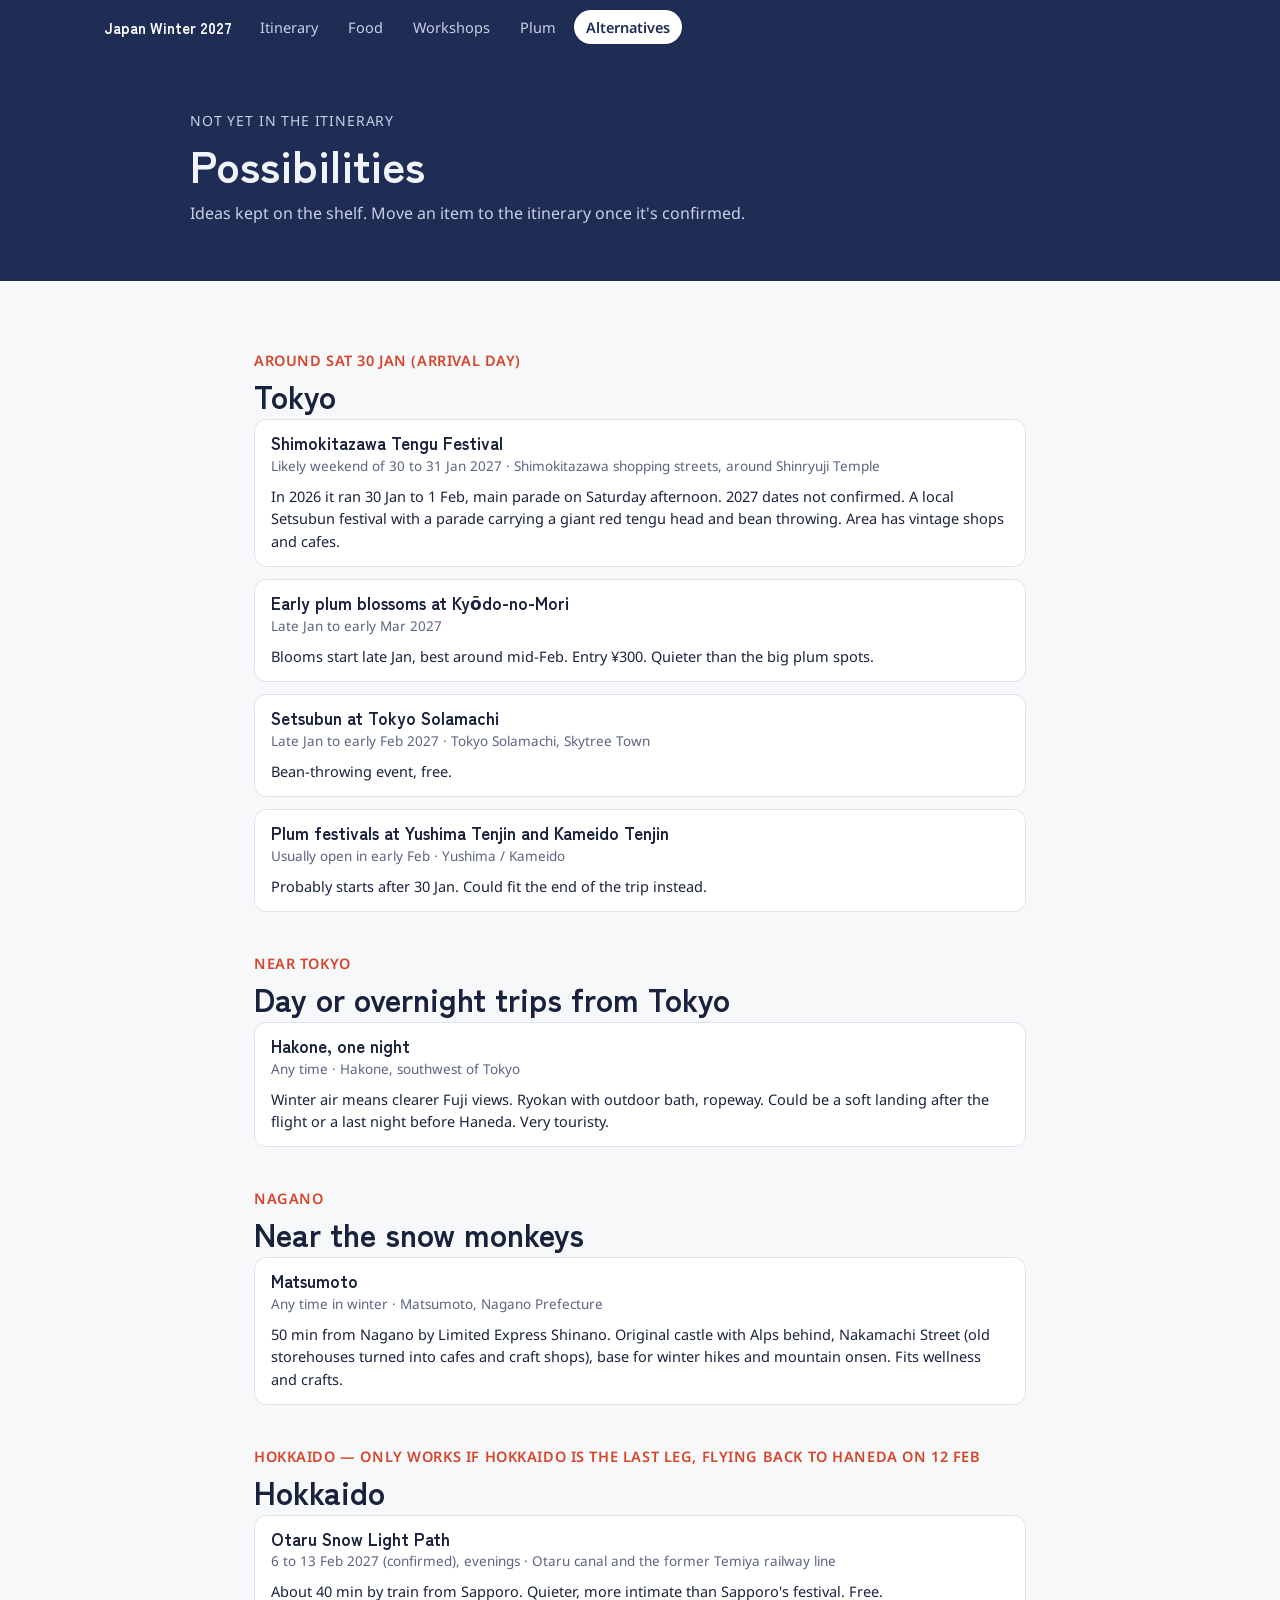
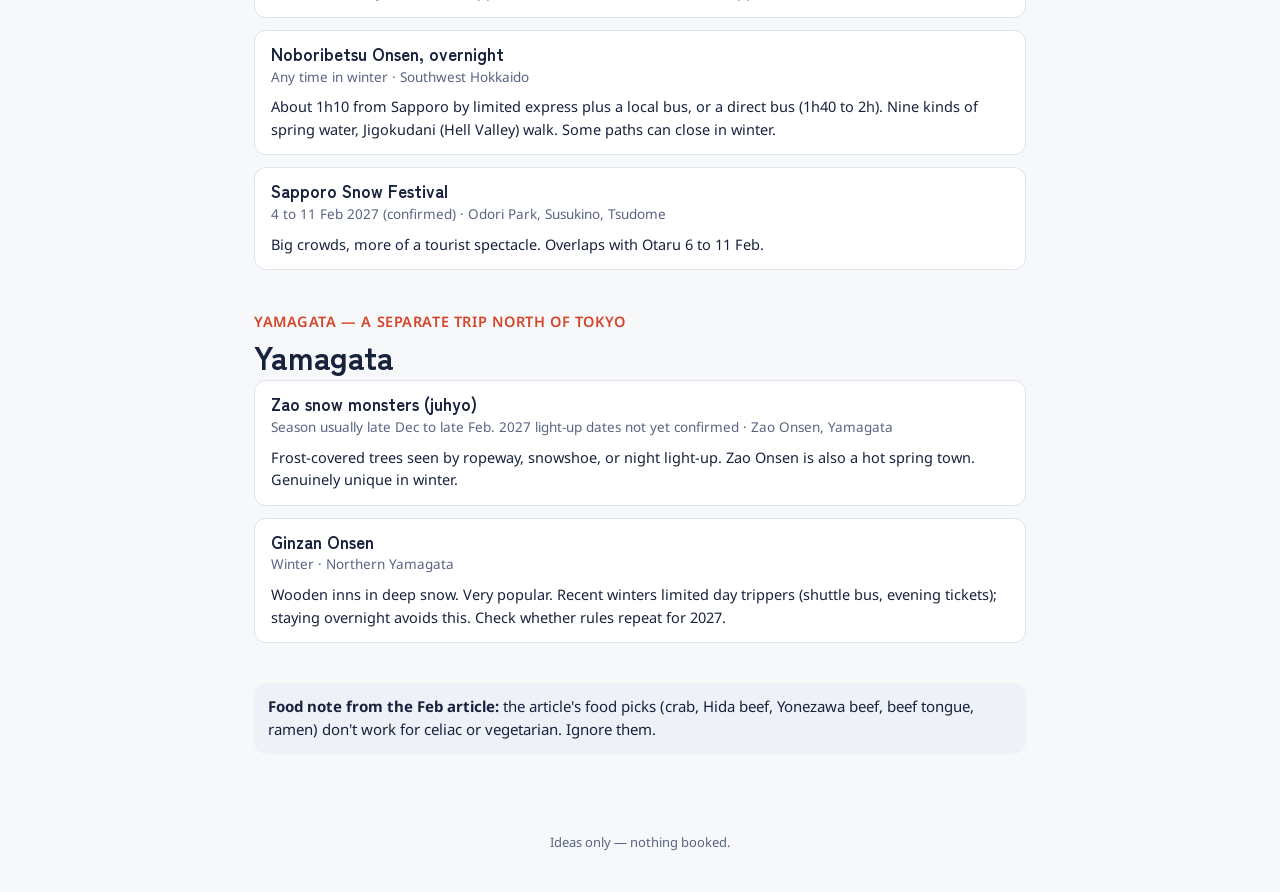
<file: possibilities.html>
<!DOCTYPE html>
<html lang="en">
<head>
<meta charset="utf-8">
<meta name="viewport" content="width=device-width, initial-scale=1">
<title>Alternatives · Japan Winter 2027</title>
<link rel="preconnect" href="https://fonts.googleapis.com">
<link href="https://fonts.googleapis.com/css2?family=Zen+Kaku+Gothic+New:wght@500;700&family=Noto+Sans:wght@400;600&display=swap" rel="stylesheet">
<link rel="stylesheet" href="assets/style.css">
</head>
<body>
<div class="sitenav"><div class="wrap">
<a class="brand" href="./">Japan Winter 2027</a>
<ul>
<li><a class="link" href="itinerary.html">Itinerary</a></li>
<li><a class="link" href="food.html">Food</a></li>
<li><a class="link" href="workshops.html">Workshops</a></li>
<li><a class="link" href="plum.html">Plum</a></li>
<li><a class="link active" href="possibilities.html">Alternatives</a></li>
</ul>
</div></div>

<header class="topichero"><div class="wrap">
<p class="kicker">Not yet in the itinerary</p>
<h1>Possibilities</h1>
<p class="lede">Ideas kept on the shelf. Move an item to the itinerary once it's confirmed.</p>
</div></header>

<main>

<section class="section">
<p class="where">Around Sat 30 Jan (arrival day)</p>
<h2>Tokyo</h2>
<ul class="cards">
<li class="card"><h4>Shimokitazawa Tengu Festival</h4><p class="meta">Likely weekend of 30 to 31 Jan 2027 · Shimokitazawa shopping streets, around Shinryuji Temple</p><p>In 2026 it ran 30 Jan to 1 Feb, main parade on Saturday afternoon. 2027 dates not confirmed. A local Setsubun festival with a parade carrying a giant red tengu head and bean throwing. Area has vintage shops and cafes.</p></li>
<li class="card"><h4>Early plum blossoms at Kyōdo-no-Mori</h4><p class="meta">Late Jan to early Mar 2027</p><p>Blooms start late Jan, best around mid-Feb. Entry ¥300. Quieter than the big plum spots.</p></li>
<li class="card"><h4>Setsubun at Tokyo Solamachi</h4><p class="meta">Late Jan to early Feb 2027 · Tokyo Solamachi, Skytree Town</p><p>Bean-throwing event, free.</p></li>
<li class="card"><h4>Plum festivals at Yushima Tenjin and Kameido Tenjin</h4><p class="meta">Usually open in early Feb · Yushima / Kameido</p><p>Probably starts after 30 Jan. Could fit the end of the trip instead.</p></li>
</ul>
</section>

<section class="section">
<p class="where">Near Tokyo</p>
<h2>Day or overnight trips from Tokyo</h2>
<ul class="cards">
<li class="card"><h4>Hakone, one night</h4><p class="meta">Any time · Hakone, southwest of Tokyo</p><p>Winter air means clearer Fuji views. Ryokan with outdoor bath, ropeway. Could be a soft landing after the flight or a last night before Haneda. Very touristy.</p></li>
</ul>
</section>

<section class="section">
<p class="where">Nagano</p>
<h2>Near the snow monkeys</h2>
<ul class="cards">
<li class="card"><h4>Matsumoto</h4><p class="meta">Any time in winter · Matsumoto, Nagano Prefecture</p><p>50 min from Nagano by Limited Express Shinano. Original castle with Alps behind, Nakamachi Street (old storehouses turned into cafes and craft shops), base for winter hikes and mountain onsen. Fits wellness and crafts.</p></li>
</ul>
</section>

<section class="section">
<p class="where">Hokkaido — only works if Hokkaido is the last leg, flying back to Haneda on 12 Feb</p>
<h2>Hokkaido</h2>
<ul class="cards">
<li class="card"><h4>Otaru Snow Light Path</h4><p class="meta">6 to 13 Feb 2027 (confirmed), evenings · Otaru canal and the former Temiya railway line</p><p>About 40 min by train from Sapporo. Quieter, more intimate than Sapporo's festival. Free.</p></li>
<li class="card"><h4>Noboribetsu Onsen, overnight</h4><p class="meta">Any time in winter · Southwest Hokkaido</p><p>About 1h10 from Sapporo by limited express plus a local bus, or a direct bus (1h40 to 2h). Nine kinds of spring water, Jigokudani (Hell Valley) walk. Some paths can close in winter.</p></li>
<li class="card"><h4>Sapporo Snow Festival</h4><p class="meta">4 to 11 Feb 2027 (confirmed) · Odori Park, Susukino, Tsudome</p><p>Big crowds, more of a tourist spectacle. Overlaps with Otaru 6 to 11 Feb.</p></li>
</ul>
</section>

<section class="section">
<p class="where">Yamagata — a separate trip north of Tokyo</p>
<h2>Yamagata</h2>
<ul class="cards">
<li class="card"><h4>Zao snow monsters (juhyo)</h4><p class="meta">Season usually late Dec to late Feb. 2027 light-up dates not yet confirmed · Zao Onsen, Yamagata</p><p>Frost-covered trees seen by ropeway, snowshoe, or night light-up. Zao Onsen is also a hot spring town. Genuinely unique in winter.</p></li>
<li class="card"><h4>Ginzan Onsen</h4><p class="meta">Winter · Northern Yamagata</p><p>Wooden inns in deep snow. Very popular. Recent winters limited day trippers (shuttle bus, evening tickets); staying overnight avoids this. Check whether rules repeat for 2027.</p></li>
</ul>
</section>

<section class="section">
<div class="note"><strong>Food note from the Feb article:</strong> the article's food picks (crab, Hida beef, Yonezawa beef, beef tongue, ramen) don't work for celiac or vegetarian. Ignore them.</div>
</section>

</main>
<footer>Ideas only — nothing booked.</footer>
</body>
</html>
</file>
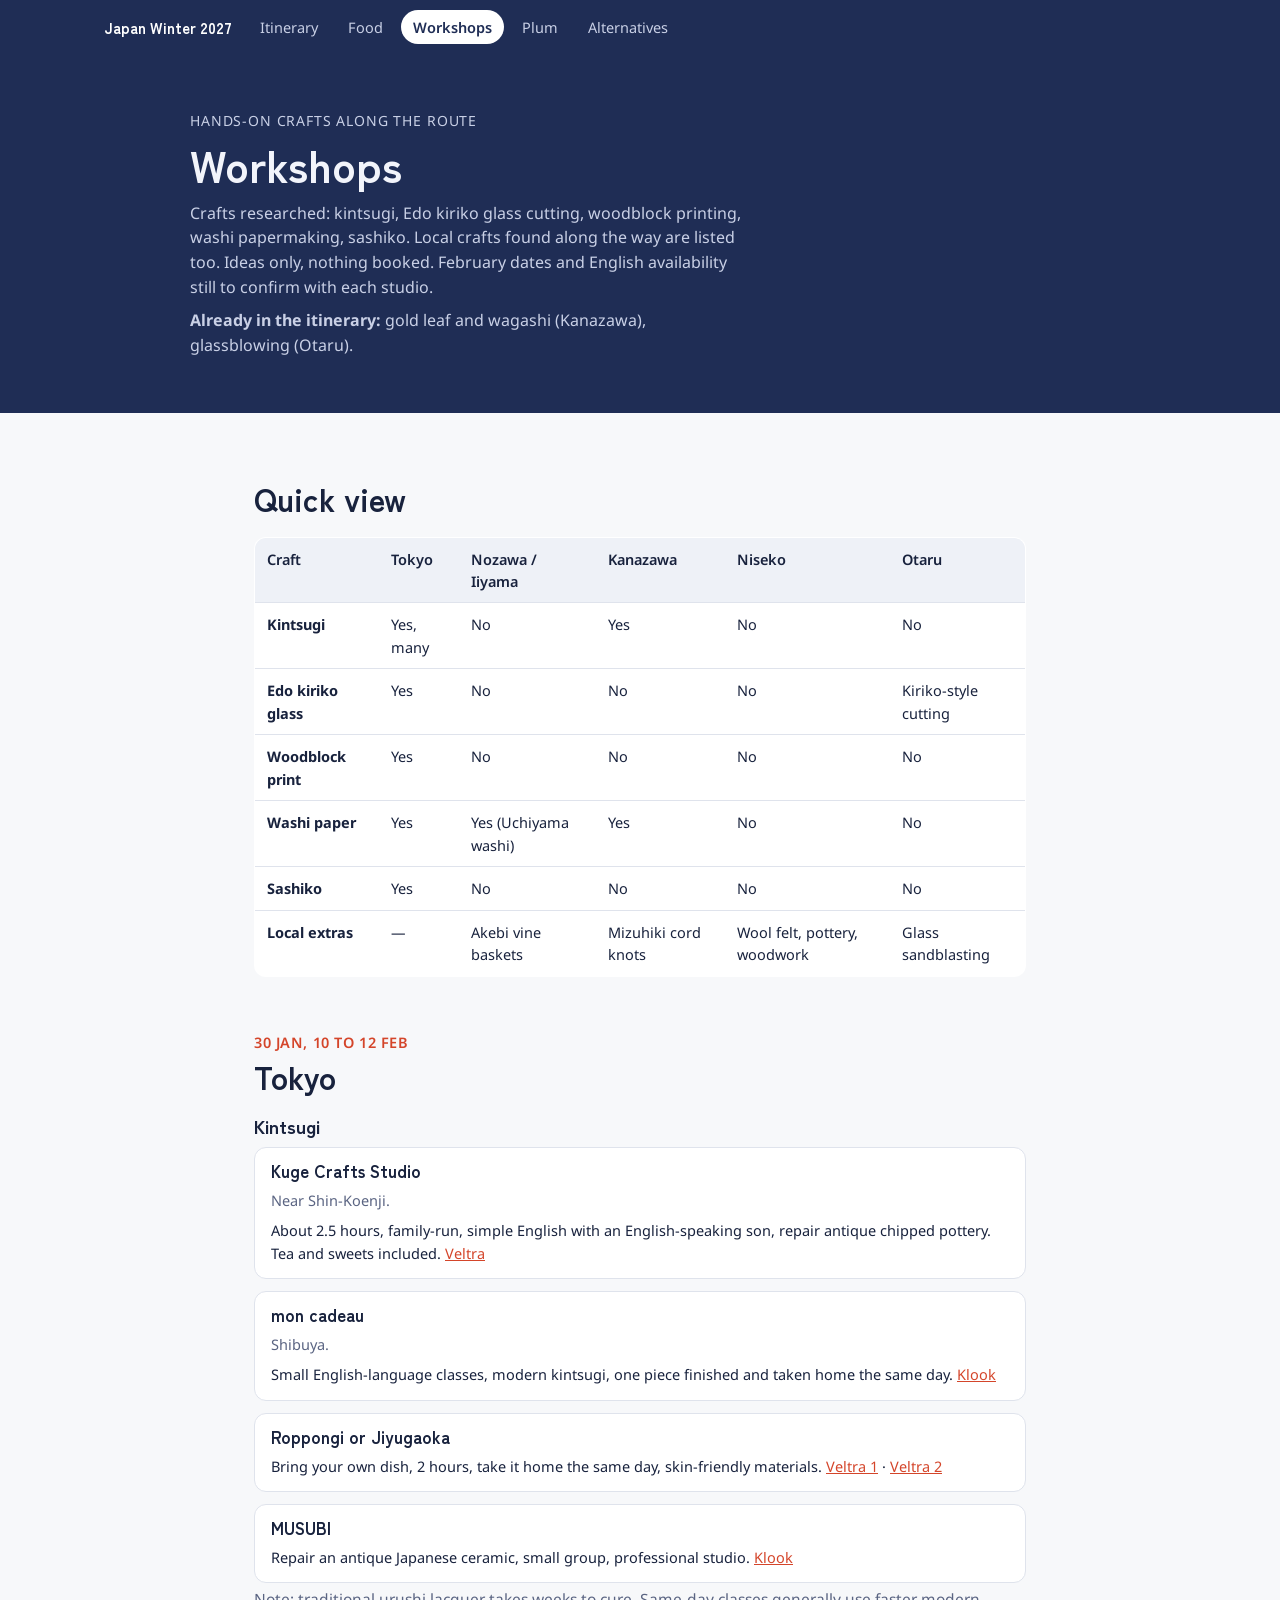
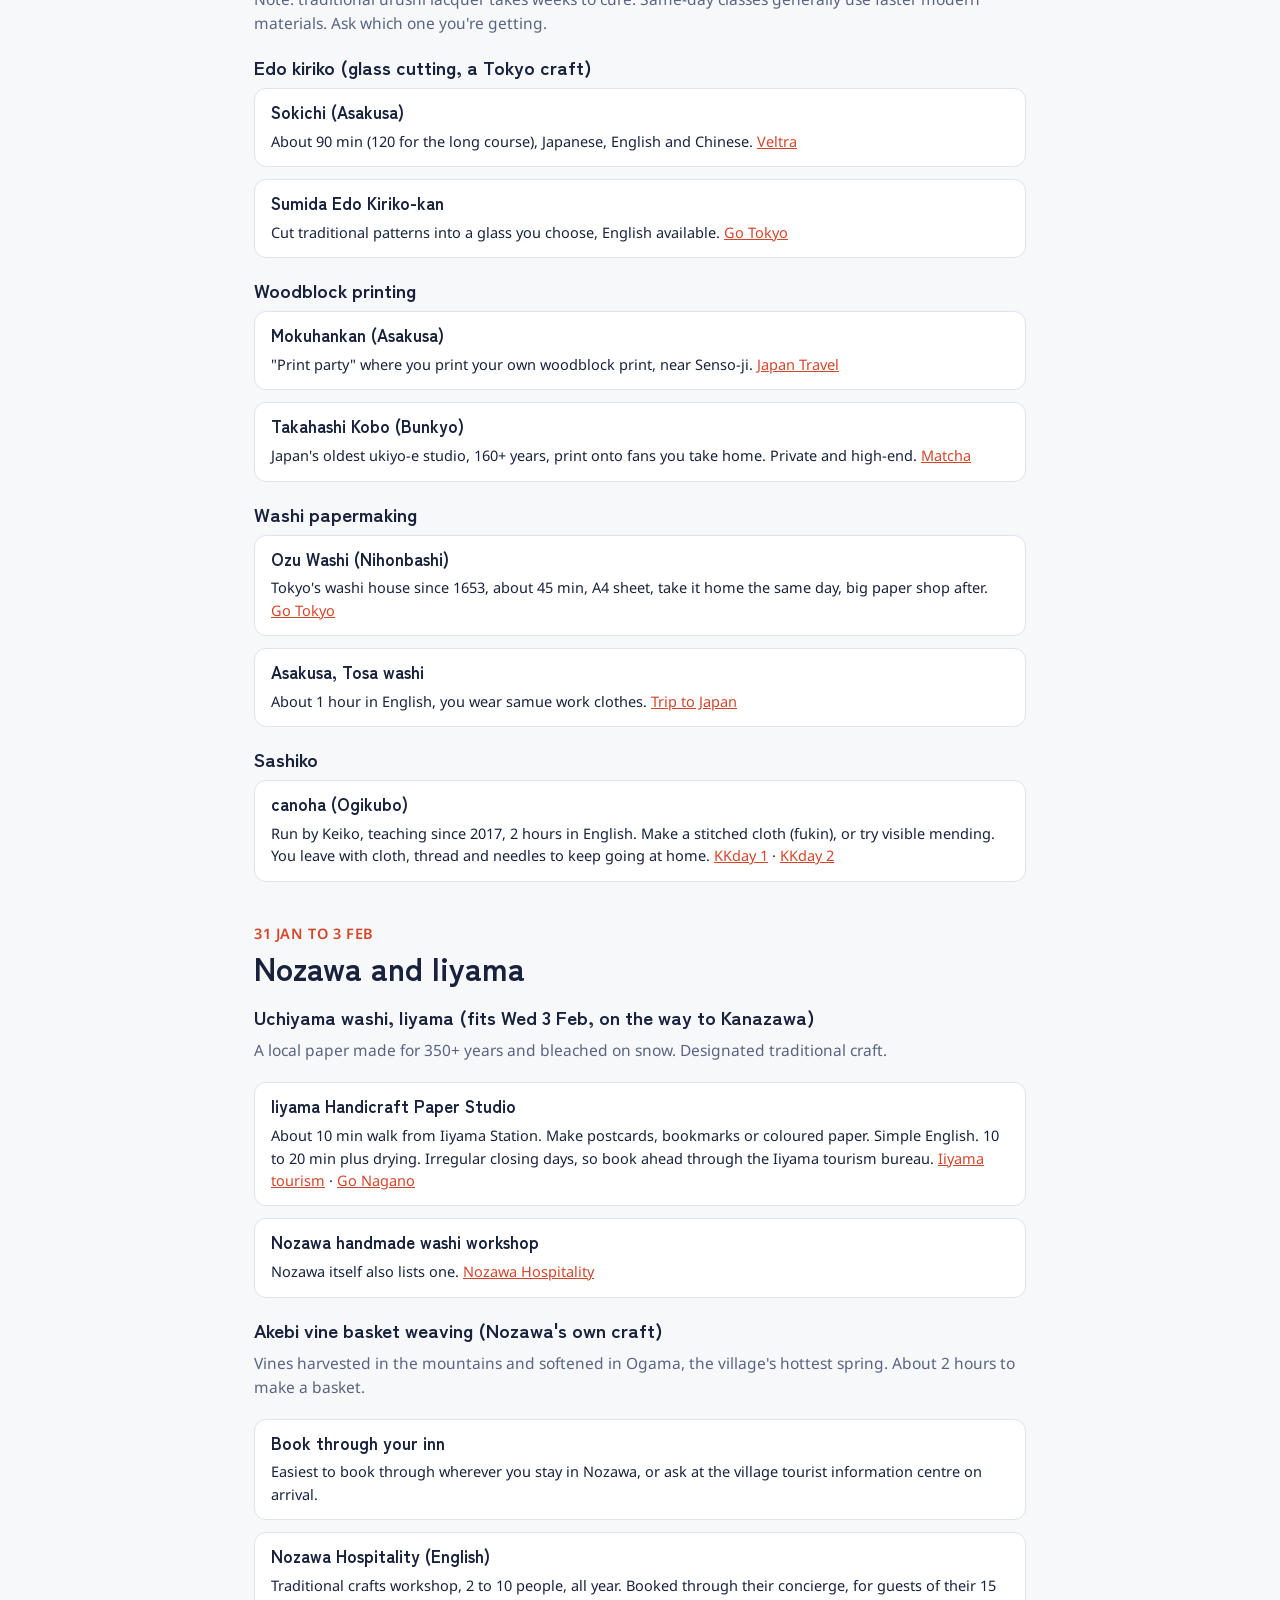
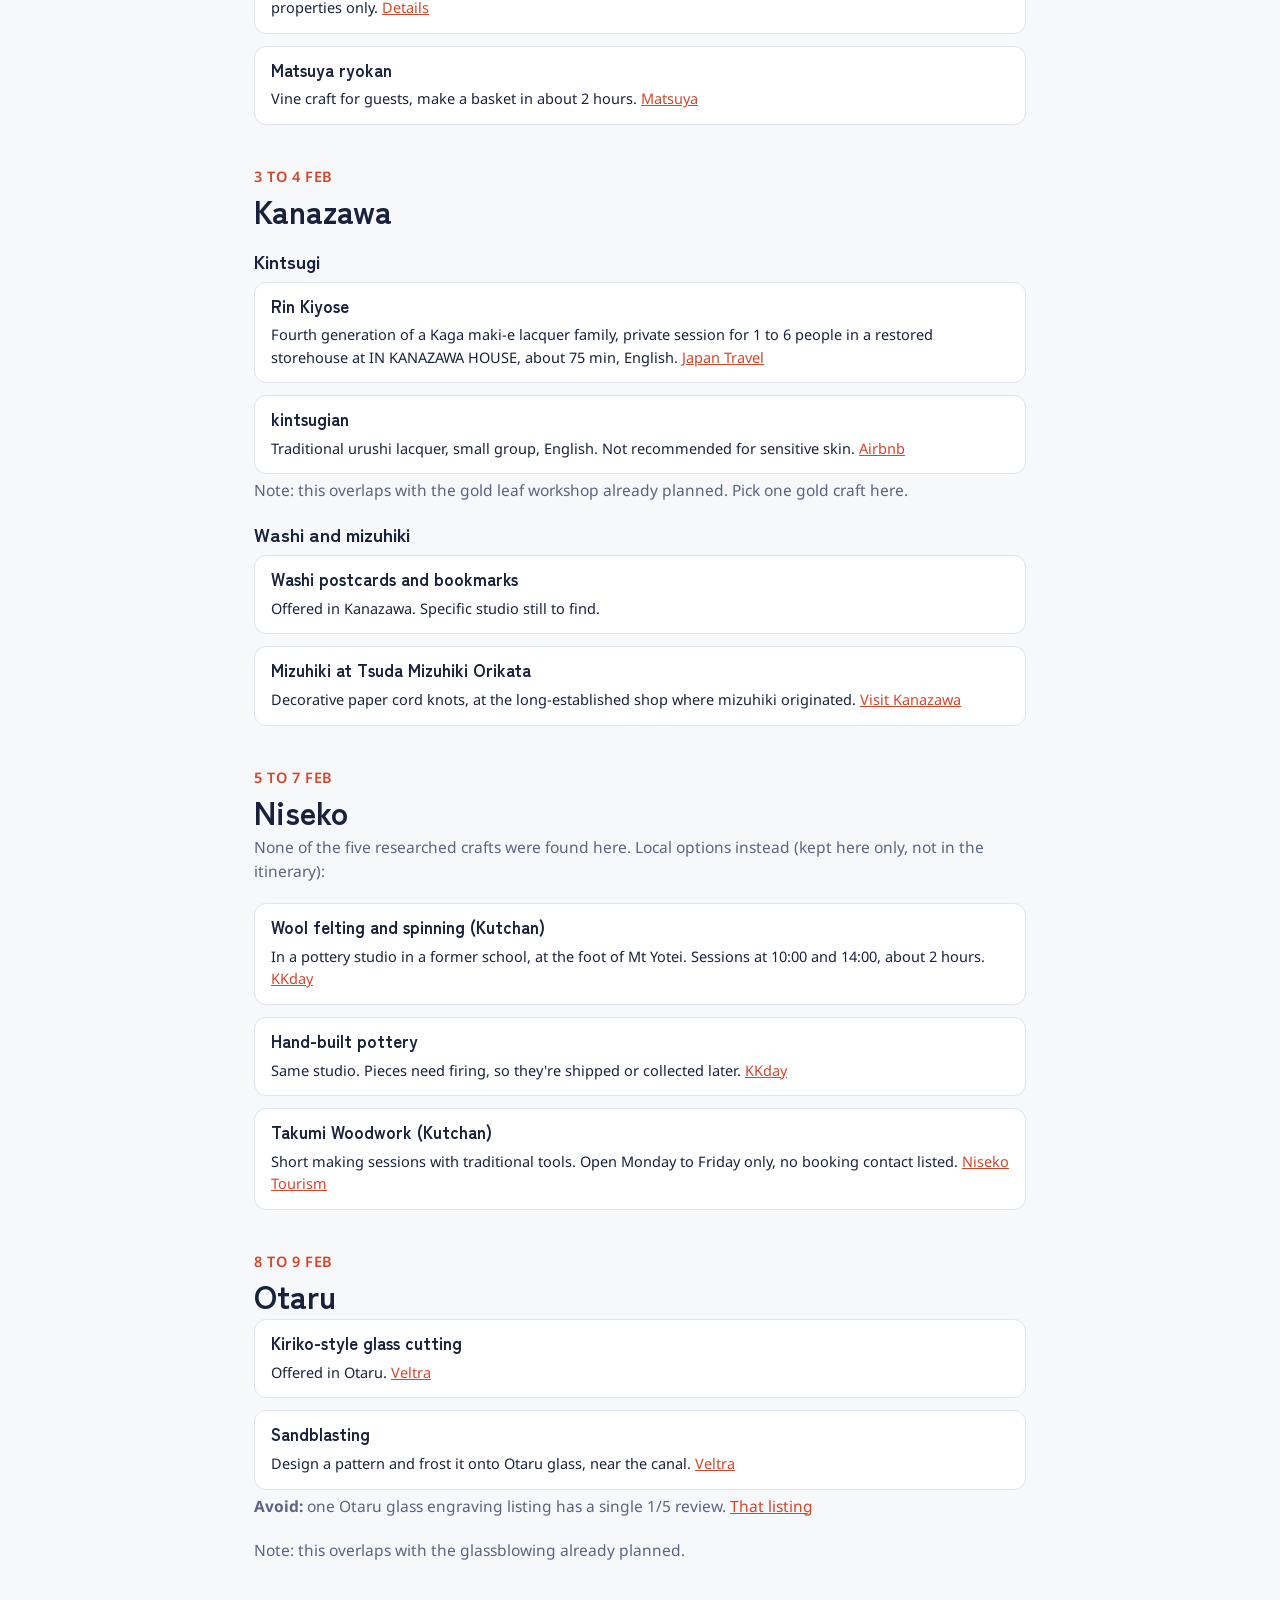
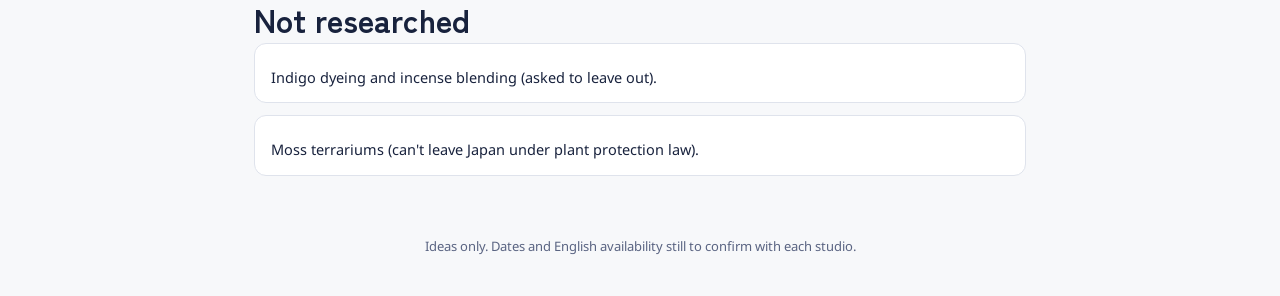
<file: workshops.html>
<!DOCTYPE html>
<html lang="en">
<head>
<meta charset="utf-8">
<meta name="viewport" content="width=device-width, initial-scale=1">
<title>Workshops · Japan Winter 2027</title>
<link rel="preconnect" href="https://fonts.googleapis.com">
<link href="https://fonts.googleapis.com/css2?family=Zen+Kaku+Gothic+New:wght@500;700&family=Noto+Sans:wght@400;600&display=swap" rel="stylesheet">
<link rel="stylesheet" href="assets/style.css">
</head>
<body>
<div class="sitenav"><div class="wrap">
<a class="brand" href="./">Japan Winter 2027</a>
<ul>
<li><a class="link" href="itinerary.html">Itinerary</a></li>
<li><a class="link" href="food.html">Food</a></li>
<li><a class="link active" href="workshops.html">Workshops</a></li>
<li><a class="link" href="plum.html">Plum</a></li>
<li><a class="link" href="possibilities.html">Alternatives</a></li>
</ul>
</div></div>

<header class="topichero"><div class="wrap">
<p class="kicker">Hands-on crafts along the route</p>
<h1>Workshops</h1>
<p class="lede">Crafts researched: kintsugi, Edo kiriko glass cutting, woodblock printing, washi papermaking, sashiko. Local crafts found along the way are listed too. Ideas only, nothing booked. February dates and English availability still to confirm with each studio.</p>
<p class="lede" style="margin-top:8px"><strong>Already in the itinerary:</strong> gold leaf and wagashi (Kanazawa), glassblowing (Otaru).</p>
</div></header>

<main>

<section class="section">
<h2>Quick view</h2>
<div class="wrap-table">
<table class="ttable">
<thead><tr><th>Craft</th><th>Tokyo</th><th>Nozawa / Iiyama</th><th>Kanazawa</th><th>Niseko</th><th>Otaru</th></tr></thead>
<tbody>
<tr><td><strong>Kintsugi</strong></td><td>Yes, many</td><td>No</td><td>Yes</td><td>No</td><td>No</td></tr>
<tr><td><strong>Edo kiriko glass</strong></td><td>Yes</td><td>No</td><td>No</td><td>No</td><td>Kiriko-style cutting</td></tr>
<tr><td><strong>Woodblock print</strong></td><td>Yes</td><td>No</td><td>No</td><td>No</td><td>No</td></tr>
<tr><td><strong>Washi paper</strong></td><td>Yes</td><td>Yes (Uchiyama washi)</td><td>Yes</td><td>No</td><td>No</td></tr>
<tr><td><strong>Sashiko</strong></td><td>Yes</td><td>No</td><td>No</td><td>No</td><td>No</td></tr>
<tr><td><strong>Local extras</strong></td><td>—</td><td>Akebi vine baskets</td><td>Mizuhiki cord knots</td><td>Wool felt, pottery, woodwork</td><td>Glass sandblasting</td></tr>
</tbody>
</table>
</div>
</section>

<section class="section" id="tokyo">
<p class="where">30 Jan, 10 to 12 Feb</p>
<h2>Tokyo</h2>

<h3>Kintsugi</h3>
<ul class="cards">
<li class="card"><h4>Kuge Crafts Studio</h4><p class="soft">Near Shin-Koenji.</p><p>About 2.5 hours, family-run, simple English with an English-speaking son, repair antique chipped pottery. Tea and sweets included. <a href="https://www.veltra.com/en/asia/japan/tokyo/a/116573" target="_blank" rel="noopener">Veltra</a></p></li>
<li class="card"><h4>mon cadeau</h4><p class="soft">Shibuya.</p><p>Small English-language classes, modern kintsugi, one piece finished and taken home the same day. <a href="https://www.klook.com/activity/187250-kintsugi-workshop-class-in-shibuya" target="_blank" rel="noopener">Klook</a></p></li>
<li class="card"><h4>Roppongi or Jiyugaoka</h4><p>Bring your own dish, 2 hours, take it home the same day, skin-friendly materials. <a href="https://www.veltra.com/en/asia/japan/tokyo/a/187807" target="_blank" rel="noopener">Veltra 1</a> · <a href="https://www.veltra.com/en/asia/japan/tokyo/a/187817" target="_blank" rel="noopener">Veltra 2</a></p></li>
<li class="card"><h4>MUSUBI</h4><p>Repair an antique Japanese ceramic, small group, professional studio. <a href="https://www.klook.com/activity/189646-kintsugi-workshop-in-tokyo-repair-antique-japanese-pottery-with-gol" target="_blank" rel="noopener">Klook</a></p></li>
</ul>
<p class="sub">Note: traditional urushi lacquer takes weeks to cure. Same-day classes generally use faster modern materials. Ask which one you're getting.</p>

<h3>Edo kiriko (glass cutting, a Tokyo craft)</h3>
<ul class="cards">
<li class="card"><h4>Sokichi (Asakusa)</h4><p>About 90 min (120 for the long course), Japanese, English and Chinese. <a href="https://www.veltra.com/en/a/127048" target="_blank" rel="noopener">Veltra</a></p></li>
<li class="card"><h4>Sumida Edo Kiriko-kan</h4><p>Cut traditional patterns into a glass you choose, English available. <a href="https://www.gotokyo.org/en/workshop/sd016/index.html" target="_blank" rel="noopener">Go Tokyo</a></p></li>
</ul>

<h3>Woodblock printing</h3>
<ul class="cards">
<li class="card"><h4>Mokuhankan (Asakusa)</h4><p>"Print party" where you print your own woodblock print, near Senso-ji. <a href="https://en.japantravel.com/tokyo/mokuhankan-ukiyo-e-workshop/17941" target="_blank" rel="noopener">Japan Travel</a></p></li>
<li class="card"><h4>Takahashi Kobo (Bunkyo)</h4><p>Japan's oldest ukiyo-e studio, 160+ years, print onto fans you take home. Private and high-end. <a href="https://matcha-jp.com/en/27304" target="_blank" rel="noopener">Matcha</a></p></li>
</ul>

<h3>Washi papermaking</h3>
<ul class="cards">
<li class="card"><h4>Ozu Washi (Nihonbashi)</h4><p>Tokyo's washi house since 1653, about 45 min, A4 sheet, take it home the same day, big paper shop after. <a href="https://www.gotokyo.org/en/workshop/sd037/index.html" target="_blank" rel="noopener">Go Tokyo</a></p></li>
<li class="card"><h4>Asakusa, Tosa washi</h4><p>About 1 hour in English, you wear samue work clothes. <a href="https://www.triptojapan.com/th/tours/tokyo-asakusa-traditional-japanese-washi-papermaking-experience/AYxrQCI9S6uZnUr1vSO45g" target="_blank" rel="noopener">Trip to Japan</a></p></li>
</ul>

<h3>Sashiko</h3>
<ul class="cards">
<li class="card"><h4>canoha (Ogikubo)</h4><p>Run by Keiko, teaching since 2017, 2 hours in English. Make a stitched cloth (fukin), or try visible mending. You leave with cloth, thread and needles to keep going at home. <a href="https://www.kkday.com/en/product/558286" target="_blank" rel="noopener">KKday 1</a> · <a href="https://www.kkday.com/en/product/556525" target="_blank" rel="noopener">KKday 2</a></p></li>
</ul>
</section>

<section class="section" id="nozawa-iiyama">
<p class="where">31 Jan to 3 Feb</p>
<h2>Nozawa and Iiyama</h2>

<h3>Uchiyama washi, Iiyama (fits Wed 3 Feb, on the way to Kanazawa)</h3>
<p class="sub">A local paper made for 350+ years and bleached on snow. Designated traditional craft.</p>
<ul class="cards">
<li class="card"><h4>Iiyama Handicraft Paper Studio</h4><p>About 10 min walk from Iiyama Station. Make postcards, bookmarks or coloured paper. Simple English. 10 to 20 min plus drying. Irregular closing days, so book ahead through the Iiyama tourism bureau. <a href="https://www.iiyama-ouendan.net/en/?p=1498" target="_blank" rel="noopener">Iiyama tourism</a> · <a href="https://www.go-nagano.net/en/trip-idea/craft-workshops-and-experiences-in-nagano" target="_blank" rel="noopener">Go Nagano</a></p></li>
<li class="card"><h4>Nozawa handmade washi workshop</h4><p>Nozawa itself also lists one. <a href="https://www.nozawahospitality.com/winter-season/winter-workshops" target="_blank" rel="noopener">Nozawa Hospitality</a></p></li>
</ul>

<h3>Akebi vine basket weaving (Nozawa's own craft)</h3>
<p class="sub">Vines harvested in the mountains and softened in Ogama, the village's hottest spring. About 2 hours to make a basket.</p>
<ul class="cards">
<li class="card"><h4>Book through your inn</h4><p>Easiest to book through wherever you stay in Nozawa, or ask at the village tourist information centre on arrival.</p></li>
<li class="card"><h4>Nozawa Hospitality (English)</h4><p>Traditional crafts workshop, 2 to 10 people, all year. Booked through their concierge, for guests of their 15 properties only. <a href="https://nozawahospitality.com/workshops-tours-experiences-events/basket-weaving" target="_blank" rel="noopener">Details</a></p></li>
<li class="card"><h4>Matsuya ryokan</h4><p>Vine craft for guests, make a basket in about 2 hours. <a href="https://hpdsp.jp/matsuya/en/stay" target="_blank" rel="noopener">Matsuya</a></p></li>
</ul>
</section>

<section class="section" id="kanazawa">
<p class="where">3 to 4 Feb</p>
<h2>Kanazawa</h2>

<h3>Kintsugi</h3>
<ul class="cards">
<li class="card"><h4>Rin Kiyose</h4><p>Fourth generation of a Kaga maki-e lacquer family, private session for 1 to 6 people in a restored storehouse at IN KANAZAWA HOUSE, about 75 min, English. <a href="https://www.japan.travel/en/experiences-in-japan/5956/" target="_blank" rel="noopener">Japan Travel</a></p></li>
<li class="card"><h4>kintsugian</h4><p>Traditional urushi lacquer, small group, English. Not recommended for sensitive skin. <a href="https://www.airbnb.com/experiences/4340979" target="_blank" rel="noopener">Airbnb</a></p></li>
</ul>
<p class="sub">Note: this overlaps with the gold leaf workshop already planned. Pick one gold craft here.</p>

<h3>Washi and mizuhiki</h3>
<ul class="cards">
<li class="card"><h4>Washi postcards and bookmarks</h4><p>Offered in Kanazawa. Specific studio still to find.</p></li>
<li class="card"><h4>Mizuhiki at Tsuda Mizuhiki Orikata</h4><p>Decorative paper cord knots, at the long-established shop where mizuhiki originated. <a href="https://visitkanazawa.jp/en/trip-ideas/detail_403.html" target="_blank" rel="noopener">Visit Kanazawa</a></p></li>
</ul>
</section>

<section class="section" id="niseko">
<p class="where">5 to 7 Feb</p>
<h2>Niseko</h2>
<p class="sub">None of the five researched crafts were found here. Local options instead (kept here only, not in the itinerary):</p>
<ul class="cards">
<li class="card"><h4>Wool felting and spinning (Kutchan)</h4><p>In a pottery studio in a former school, at the foot of Mt Yotei. Sessions at 10:00 and 14:00, about 2 hours. <a href="https://www.kkday.com/en/product/532870" target="_blank" rel="noopener">KKday</a></p></li>
<li class="card"><h4>Hand-built pottery</h4><p>Same studio. Pieces need firing, so they're shipped or collected later. <a href="https://www.kkday.com/en/product/532873" target="_blank" rel="noopener">KKday</a></p></li>
<li class="card"><h4>Takumi Woodwork (Kutchan)</h4><p>Short making sessions with traditional tools. Open Monday to Friday only, no booking contact listed. <a href="https://www.nisekotourism.com/listing/takumi-woodwork" target="_blank" rel="noopener">Niseko Tourism</a></p></li>
</ul>
</section>

<section class="section" id="otaru">
<p class="where">8 to 9 Feb</p>
<h2>Otaru</h2>
<ul class="cards">
<li class="card"><h4>Kiriko-style glass cutting</h4><p>Offered in Otaru. <a href="https://www.veltra.com/en/asia/japan/hokkaido/otaru/ctg/181342:glass" target="_blank" rel="noopener">Veltra</a></p></li>
<li class="card"><h4>Sandblasting</h4><p>Design a pattern and frost it onto Otaru glass, near the canal. <a href="https://www.veltra.com/a/195818" target="_blank" rel="noopener">Veltra</a></p></li>
</ul>
<p class="sub"><strong>Avoid:</strong> one Otaru glass engraving listing has a single 1/5 review. <a href="https://www.veltra.com/en/asia/japan/hokkaido/otaru/a/119624" target="_blank" rel="noopener">That listing</a></p>
<p class="sub">Note: this overlaps with the glassblowing already planned.</p>
</section>

<section class="section" id="not-researched">
<h2>Not researched</h2>
<ul class="cards">
<li class="card"><p>Indigo dyeing and incense blending (asked to leave out).</p></li>
<li class="card"><p>Moss terrariums (can't leave Japan under plant protection law).</p></li>
</ul>
</section>

</main>
<footer>Ideas only. Dates and English availability still to confirm with each studio.</footer>
</body>
</html>
</file>
<file: assets/style.css>
/*
VOICE: calm, warm, a friend's travel folder, not a sales brochure.
IDEA: a ryokan welcome folder: one card per day, with an inked timeline and tucked-in option slips.
PICTURE: hand-drawn winter scenes (bathhouse steam, train in snow, monkeys in a pool) in a swipeable gallery.
COLOUR and TYPE: aizome indigo with snow white and one vermilion accent; Zen Kaku Gothic New headings, Noto Sans body.
LAYOUT: gallery on top, sticky day tabs, one day at a time, timeline with large hanging times.
*/
:root{color-scheme:light dark;
--bg:light-dark(#f7f8fa,#0f1424);--card:light-dark(#ffffff,#171e33);--ink:light-dark(#18223d,#e9ecf5);
--soft:light-dark(#5a6482,#a7afc6);--line:light-dark(#dfe3ec,#2a3350);--indigo:light-dark(#1f2d55,#2b3c70);
--ver:light-dark(#d4452a,#ff7a5c);--chip:light-dark(#eef1f7,#222a44);--ok:light-dark(#1d6b4f,#7fd6ac)}
:root[data-theme=light]{color-scheme:light}:root[data-theme=dark]{color-scheme:dark}
*{box-sizing:border-box;min-width:0}
body{margin:0;background:var(--bg);color:var(--ink);font:16px/1.55 "Noto Sans",system-ui,sans-serif;overflow-x:clip}
h1,h2,h3,h4{font-family:"Zen Kaku Gothic New",system-ui,sans-serif;line-height:1.1;text-wrap:balance;margin:0}
a{color:var(--ver)}

/* Site nav, on every page */
.sitenav{background:var(--indigo);color:#f2f4fb;font-size:14.5px;position:relative;z-index:6}
.sitenav .wrap{max-width:1200px;margin:0 auto;padding:10px max(5vw,16px);display:flex;align-items:center;gap:16px;flex-wrap:wrap}
.sitenav .brand{font-family:"Zen Kaku Gothic New",system-ui,sans-serif;font-weight:700;color:#fff;text-decoration:none;font-size:15px;white-space:nowrap}
.sitenav ul{list-style:none;margin:0;padding:0;display:flex;gap:6px;flex-wrap:wrap}
.sitenav a.link{color:#c9d0e6;text-decoration:none;padding:6px 12px;border-radius:18px;display:inline-block;min-height:32px}
.sitenav a.link:hover{background:rgba(255,255,255,.08);color:#fff}
.sitenav a.link.active{background:#fff;color:var(--indigo);font-weight:600}

/* Hero (itinerary page) */
.top{background:var(--indigo);color:#f2f4fb;padding:clamp(20px,4vw,40px) max(5vw,16px) 0}
.top h1{font-size:clamp(32px,6vw,48px)}
.top p{margin:6px 0 18px;color:#c9d0e6}
.gal{display:flex;gap:12px;overflow-x:auto;scroll-snap-type:x mandatory;padding-bottom:18px;scrollbar-width:thin}
.gal figure{flex:0 0 min(86%,520px);margin:0;scroll-snap-align:start;border-radius:14px;overflow:hidden;background:#101a38;position:relative}
.gal svg,.gal img{display:block;width:100%;aspect-ratio:16/10;object-fit:cover}
.gal figcaption{position:absolute;left:12px;bottom:10px;font-size:13px;color:#fff;background:rgba(10,16,36,.6);padding:3px 9px;border-radius:20px}
.galbar{display:flex;gap:8px;align-items:center;padding-bottom:20px;flex-wrap:wrap}
.btn{min-height:44px;padding:0 16px;border-radius:22px;border:1px solid rgba(255,255,255,.35);background:transparent;color:inherit;font:600 15px "Noto Sans",sans-serif;cursor:pointer}
.btn:focus-visible,.tab:focus-visible,summary:focus-visible,input:focus-visible{outline:3px solid var(--ver);outline-offset:2px}
label.btn{display:inline-flex;align-items:center}
.galbar small{color:#c9d0e6;font-size:13px}

/* Topic page hero (shorter, no gallery) */
.topichero{background:var(--indigo);color:#f2f4fb;padding:clamp(24px,5vw,56px) max(5vw,16px)}
.topichero .wrap{max-width:900px;margin:0 auto}
.topichero .kicker{color:#c9d0e6;font-size:14px;letter-spacing:.06em;text-transform:uppercase;margin:0 0 8px}
.topichero h1{font-size:clamp(30px,5.5vw,44px)}
.topichero p.lede{color:#c9d0e6;margin:12px 0 0;max-width:62ch}

/* Day tabs (itinerary) */
nav.daynav{position:sticky;top:0;z-index:5;background:var(--bg);border-bottom:1px solid var(--line)}
.tabs{display:flex;gap:6px;overflow-x:auto;padding:10px max(5vw,16px)}
.tab{flex:none;min-height:44px;padding:0 14px;border-radius:22px;border:1px solid var(--line);background:var(--card);color:var(--ink);font:600 14px "Noto Sans",sans-serif;cursor:pointer;text-align:left}
.tab b{display:block;font-size:12px;color:var(--soft);font-weight:600}
.tab[aria-selected=true]{background:var(--ink);color:var(--bg);border-color:var(--ink)}
.tab[aria-selected=true] b{color:inherit;opacity:.75}

/* Main content */
main{max-width:900px;margin:0 auto;padding:clamp(20px,4vw,40px) max(5vw,16px) 60px}
.dayhead h2{font-size:clamp(28px,5vw,40px)}
.dayhead .where{color:var(--ver);font-weight:600;margin:0 0 6px}
.dayhead p.lede{color:var(--soft);margin:10px 0 0;max-width:62ch}
.note{background:var(--chip);border-radius:12px;padding:12px 14px;margin:18px 0;font-size:15px}
.note strong{color:var(--ink)}

/* Day timeline */
ol.tl{list-style:none;margin:26px 0 0;padding:0}
.step{display:grid;grid-template-columns:4.6em minmax(0,1fr);gap:0 14px;position:relative;padding-bottom:22px}
.step::before{content:"";position:absolute;left:calc(4.6em + 6px);top:10px;bottom:0;width:2px;background:var(--line)}
.step:last-child::before{display:none}
.time{font:700 19px "Zen Kaku Gothic New",sans-serif;white-space:nowrap;text-align:right;padding-top:1px}
.body{position:relative;padding-left:20px}
.body::before{content:"";position:absolute;left:-1px;top:8px;width:12px;height:12px;border-radius:50%;background:var(--card);border:3px solid var(--ver)}
.step.done .body::before{background:var(--ok);border-color:var(--ok)}
.body h3{font-size:19px;display:flex;gap:10px;align-items:flex-start;justify-content:space-between}
.body p{margin:4px 0 0;color:var(--soft);font-size:15.5px}
.chk{flex:none;display:inline-flex;align-items:center;gap:6px;font:500 13px "Noto Sans",sans-serif;color:var(--soft);cursor:pointer;min-height:32px}
.chk input{width:20px;height:20px;accent-color:var(--ok)}

/* Expandable option groups */
details.opts{margin-top:10px;background:var(--card);border:1px solid var(--line);border-radius:12px}
details.opts summary{cursor:pointer;list-style:none;min-height:44px;display:flex;align-items:center;justify-content:space-between;padding:0 14px;font-weight:600}
details.opts summary::-webkit-details-marker{display:none}
details.opts summary::after{content:"+";font-size:22px;color:var(--ver)}
details.opts[open] summary::after{content:"\2212"}
.opt{padding:12px 14px;border-top:1px solid var(--line)}
.opt h4{margin:0;font-size:16px}
.opt p{margin:3px 0 0;font-size:14.5px;color:var(--soft)}
.tags{display:flex;flex-wrap:wrap;gap:6px;margin-top:6px}
.tag{font-size:12.5px;padding:2px 9px;border-radius:20px;background:var(--chip);color:var(--ink);white-space:nowrap}
.tag.d{background:var(--ok);color:var(--card)}
.tag.b{background:var(--ver);color:#fff}
.links{margin-top:6px;font-size:14px;display:flex;gap:14px;flex-wrap:wrap}
.links a{min-height:32px;display:inline-flex;align-items:center}

/* Pager (prev / next day) */
.pager{display:flex;justify-content:space-between;gap:10px;margin-top:20px}
.pager .btn{border-color:var(--line);color:var(--ink);background:var(--card)}

/* Footer */
footer{color:var(--soft);font-size:13px;text-align:center;padding:0 16px 40px}

/* Topic page content */
.section{margin:40px 0 0}
.section:first-child{margin-top:28px}
.section h2{font-size:clamp(24px,4vw,32px);margin-bottom:6px}
.section .where{color:var(--ver);font-weight:600;margin:0 0 6px;font-size:14.5px;letter-spacing:.04em;text-transform:uppercase}
.section .sub{color:var(--soft);margin:4px 0 20px;font-size:15.5px}
.section h3{font-size:19px;margin:22px 0 10px}

/* Card list */
.cards{list-style:none;margin:0;padding:0;display:grid;gap:12px}
.card{background:var(--card);border:1px solid var(--line);border-radius:12px;padding:14px 16px}
.card h4{font-size:17px;margin:0}
.card .meta{font-size:13.5px;color:var(--soft);margin:3px 0 0}
.card p{margin:8px 0 0;font-size:14.5px;color:var(--ink)}
.card p.soft{color:var(--soft)}

/* Topic tables */
.ttable{width:100%;border-collapse:collapse;margin:14px 0;background:var(--card);border:1px solid var(--line);border-radius:12px;overflow:hidden;font-size:14.5px}
.ttable th,.ttable td{padding:10px 12px;text-align:left;vertical-align:top;border-bottom:1px solid var(--line)}
.ttable th{background:var(--chip);font-weight:600;color:var(--ink)}
.ttable tr:last-child td{border-bottom:none}
.ttable .hdr{background:var(--chip);font-weight:600}
.wrap-table{overflow-x:auto;-webkit-overflow-scrolling:touch}

/* Pills / status chips */
.pill{display:inline-block;font-size:12px;padding:2px 8px;border-radius:12px;background:var(--chip);color:var(--ink);margin-right:4px}
.pill.ok{background:var(--ok);color:var(--card)}
.pill.warn{background:var(--ver);color:#fff}

/* Landing page */
.trip-intro{max-width:62ch;margin:24px 0 8px;color:var(--soft);font-size:16.5px;line-height:1.6}
.placegrid{list-style:none;margin:24px 0 0;padding:0;display:grid;gap:14px;grid-template-columns:1fr}
@media(min-width:720px){.placegrid{grid-template-columns:1fr 1fr}}
.placecard{background:var(--card);border:1px solid var(--line);border-radius:14px;padding:18px 20px;display:flex;flex-direction:column;gap:4px}
.placecard .hop{display:flex;align-items:center;gap:10px;font-size:13.5px;color:var(--soft);margin-bottom:4px;flex-wrap:wrap}
.placecard .hop strong{color:var(--ink);font-weight:700}
.placecard .hop .nights{display:inline-block;padding:2px 10px;border-radius:12px;background:var(--chip);color:var(--ink);font-size:12.5px;font-weight:600}
.placecard h3{font-size:22px;color:var(--ink);margin:0}
.placecard p.feel{margin:4px 0 0;color:var(--soft);font-size:15px;flex:1}
.placecard .go{margin-top:12px;color:var(--ver);font-weight:600;text-decoration:none;align-self:flex-start;display:inline-flex;gap:6px;align-items:center;min-height:32px}
.placecard .go:hover{text-decoration:underline}

/* Snow animation on hero SVGs */
.snow circle{animation:fall 9s linear infinite}
@keyframes fall{from{transform:translateY(-40px)}to{transform:translateY(460px)}}
@media(prefers-reduced-motion:reduce){.snow circle{animation:none}}

/* Phone */
@media(max-width:600px){
.step{grid-template-columns:3.6em minmax(0,1fr);gap:0 10px}
.step::before{left:calc(3.6em + 4px)}
.time{font-size:16px}
.body h3{font-size:17px;flex-direction:column;gap:2px}
}
</file>
